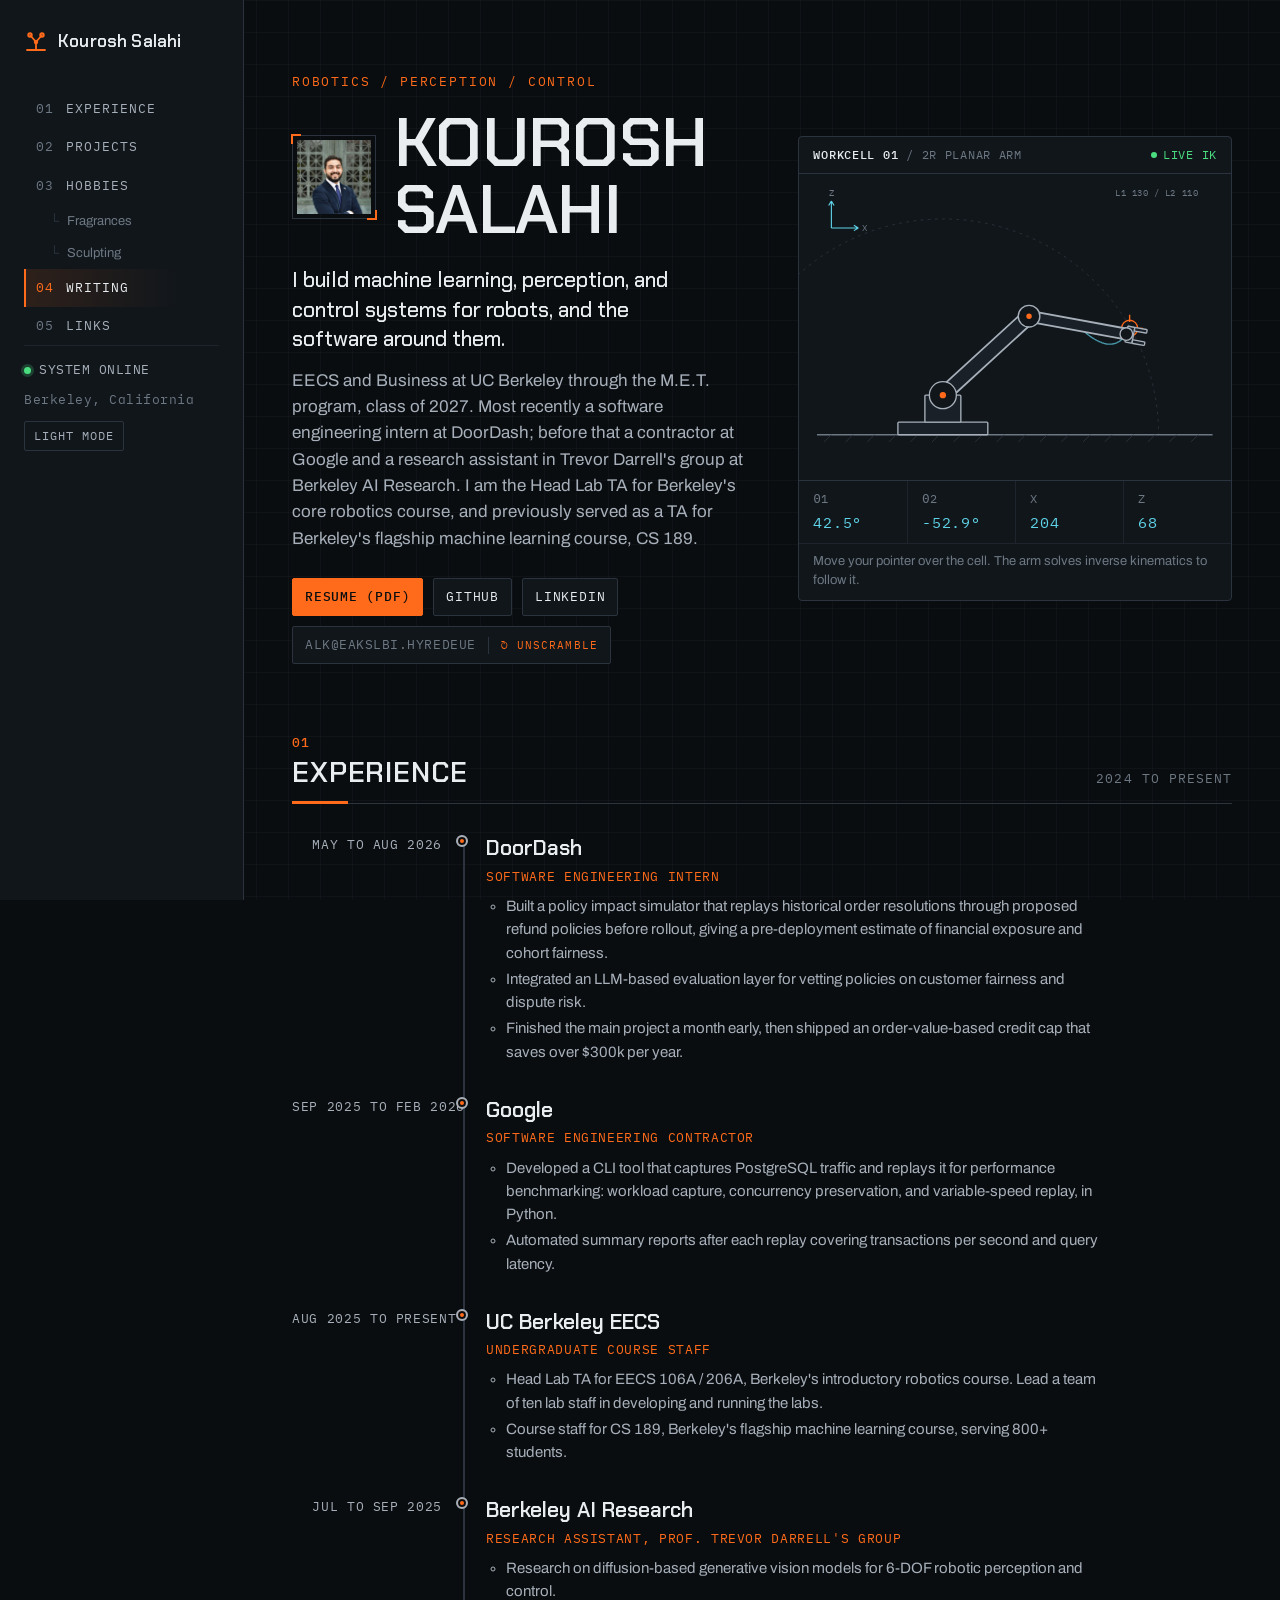
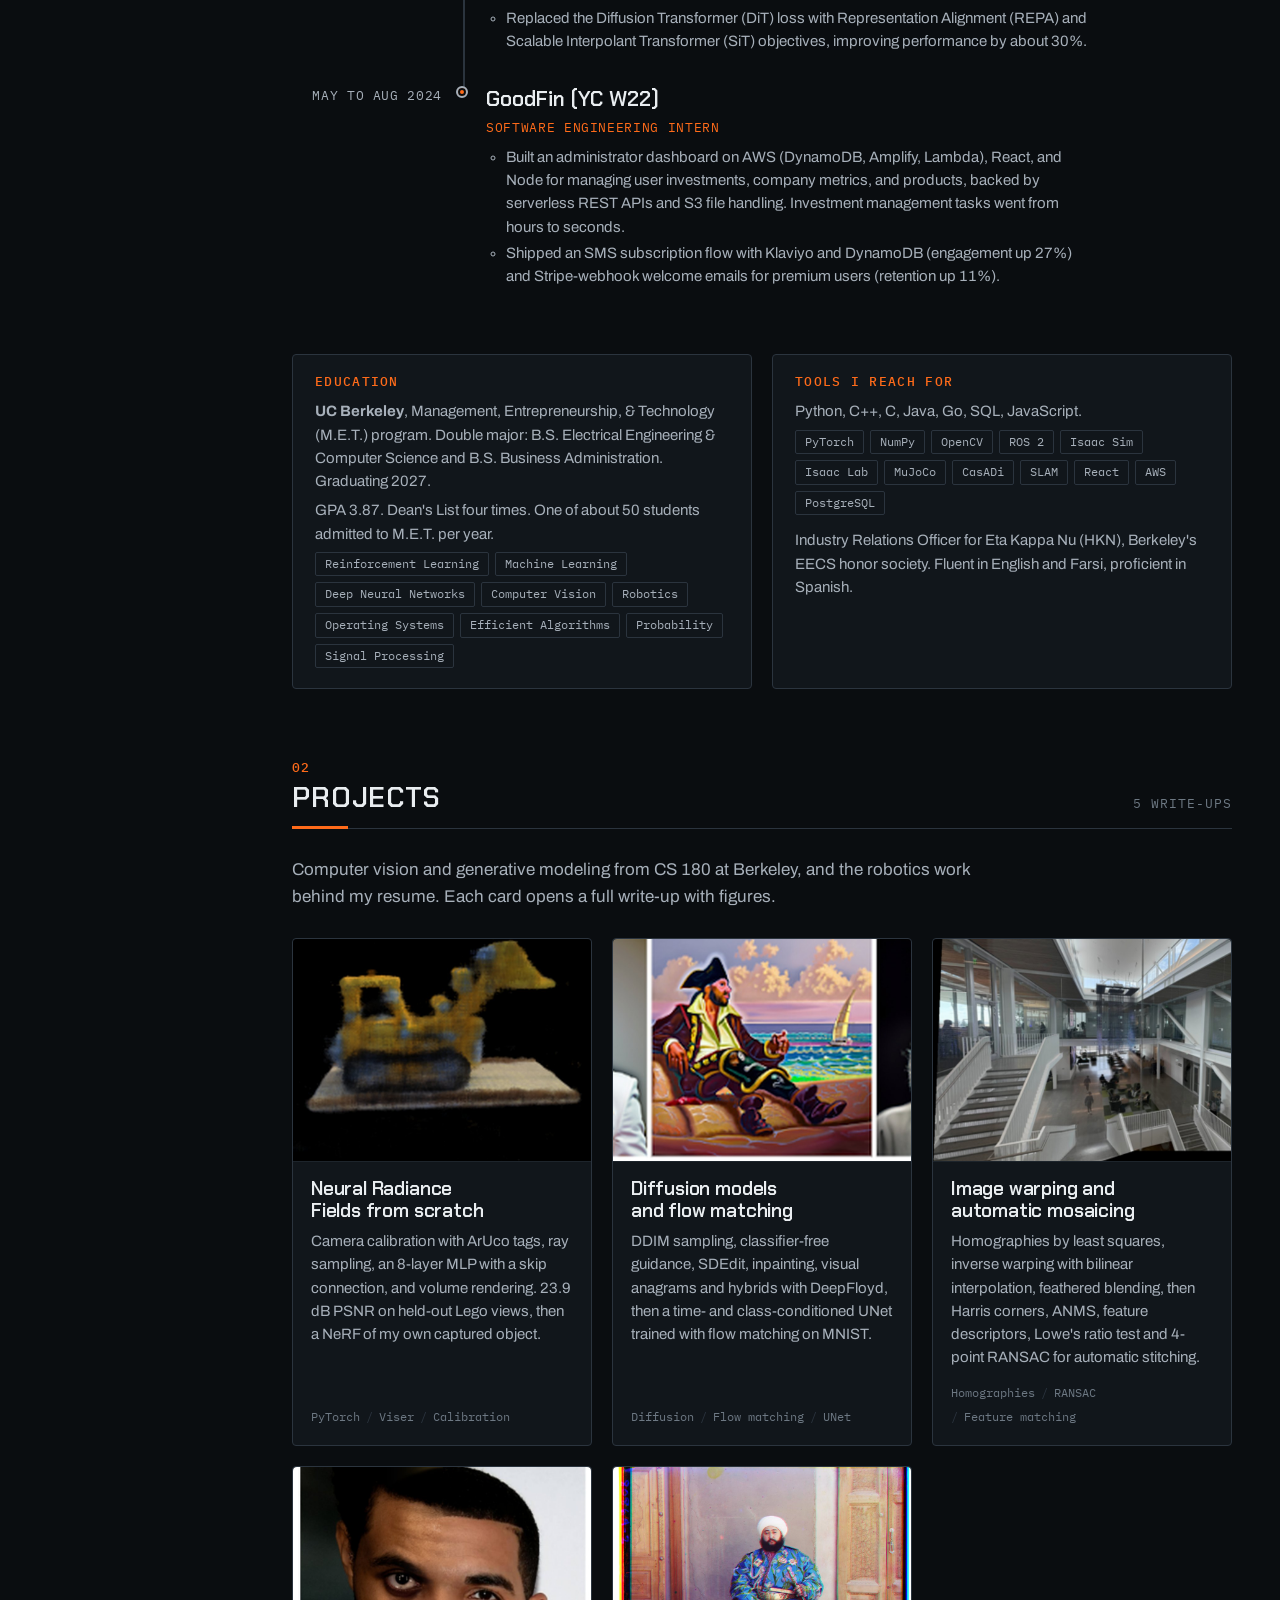
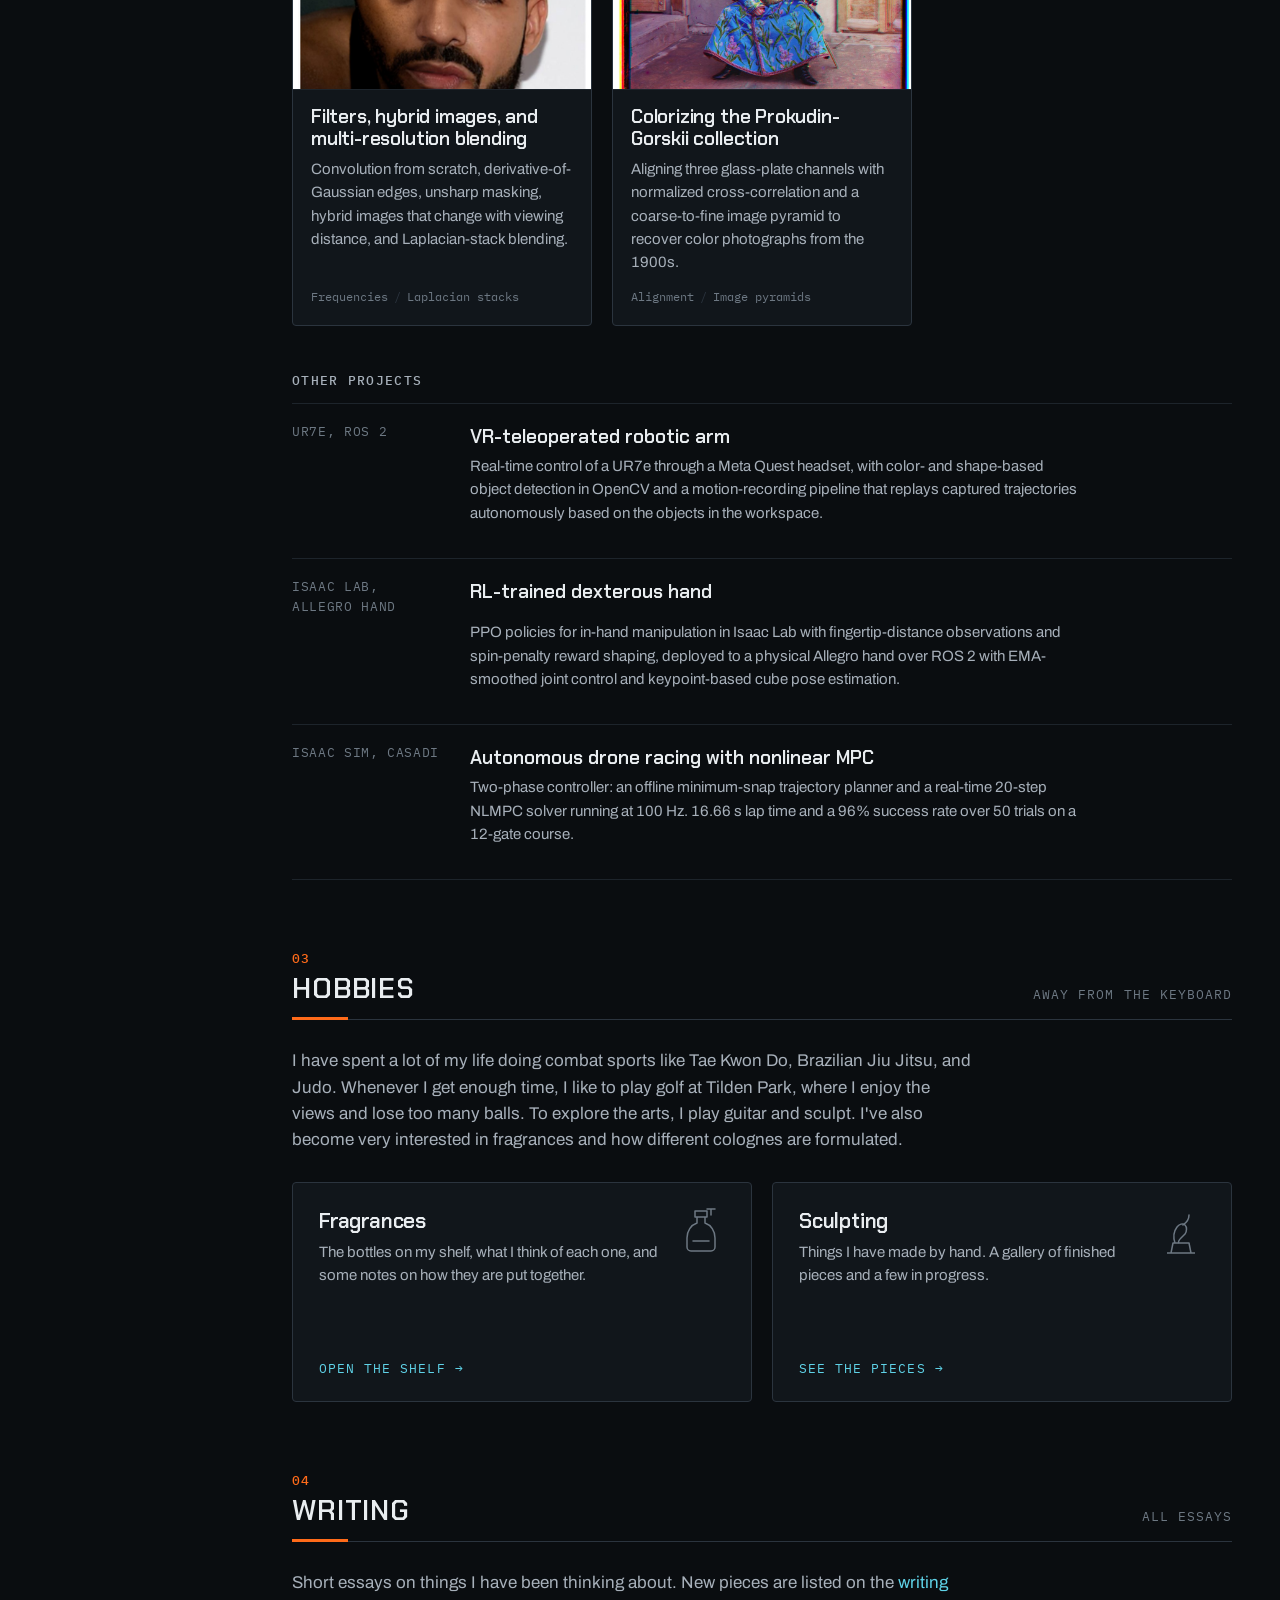
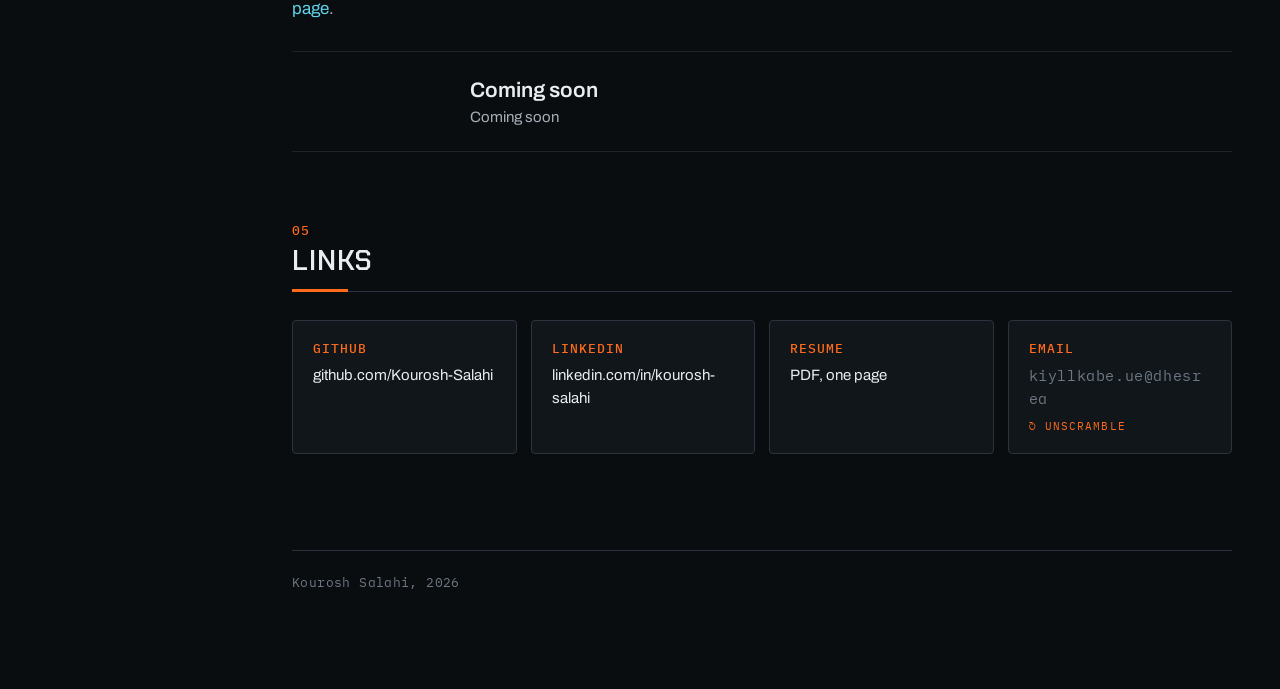
<file: index.html>
<!doctype html>
<html lang="en">
<head>
  <meta charset="utf-8">
  <meta name="viewport" content="width=device-width, initial-scale=1">
  <title>Kourosh Salahi</title>
  <meta name="description" content="Kourosh Salahi. EECS and Business at UC Berkeley. Machine learning, perception, and control for robots.">
  <link rel="icon" href="assets/favicon.svg" type="image/svg+xml">
  <link rel="preconnect" href="https://fonts.googleapis.com">
  <link rel="preconnect" href="https://fonts.gstatic.com" crossorigin>
  <link href="https://fonts.googleapis.com/css2?family=Archivo:ital,wght@0,400..700;1,400..700&family=Chakra+Petch:wght@500;600;700&family=IBM+Plex+Mono:wght@400;500&display=swap" rel="stylesheet">
  <link rel="stylesheet" href="assets/css/site.css">
</head>
<body>
<div class="shell">

  <!-- ============ Sidebar ============ -->
  <aside class="sidebar">
    <div class="sidebar-inner">
      <a class="brand" href="./">
        <svg class="brand-mark" viewBox="0 0 24 24" aria-hidden="true"><path d="M3 21h18M12 21V13M12 13l6-7M12 13L6 6" fill="none" stroke="currentColor" stroke-width="1.8" stroke-linecap="round" stroke-linejoin="round"/><circle cx="12" cy="13" r="2.2" fill="currentColor"/><circle cx="18" cy="6" r="1.8" fill="none" stroke="currentColor" stroke-width="1.8"/><circle cx="6" cy="6" r="1.8" fill="none" stroke="currentColor" stroke-width="1.8"/></svg>
        Kourosh Salahi
      </a>
      <button class="nav-toggle" aria-expanded="false" aria-controls="nav">Menu</button>
      <nav class="nav" id="nav" aria-label="Sections">
        <ul>
          <li><a href="#experience">Experience</a></li>
          <li><a href="#projects">Projects</a></li>
          <li><a href="#hobbies">Hobbies</a>
            <ul class="sub">
              <li><a href="hobbies/fragrances/">Fragrances</a></li>
              <li><a href="hobbies/sculpting/">Sculpting</a></li>
            </ul>
          </li>
          <li><a href="#writing">Writing</a></li>
          <li><a href="#links">Links</a></li>
        </ul>
        <div class="nav-foot"><span class="status">System online</span><span>Berkeley, California</span></div>
      </nav>
    </div>
  </aside>

  <!-- ============ Content ============ -->
  <main class="content">
    <div class="page">

      <!-- Hero -->
      <section class="hero" id="top">
        <div class="hero-text">
          <p class="kicker">Robotics / Perception / Control</p>
          <div class="hero-id">
            <div class="operator"><img src="media/me.jpg" alt="Portrait of Kourosh Salahi" width="84" height="84"></div>
            <h1>Kourosh Salahi</h1>
          </div>
          <p class="lede">I build machine learning, perception, and control systems for robots, and the software around them.</p>
          <p class="sub">EECS and Business at UC Berkeley through the M.E.T. program, class of 2027. Most recently a software engineering intern at DoorDash; before that a contractor at Google and a research assistant in Trevor Darrell's group at Berkeley AI Research. I am the Head Lab TA for Berkeley's core robotics course, and previously served as a TA for Berkeley's flagship machine learning course, CS 189.</p>
          <div class="hero-meta">
            <a href="media/Salahi_Kourosh_Resume_Site.pdf" target="_blank" rel="noopener">Resume (PDF)</a>
            <a href="https://github.com/Kourosh-Salahi" target="_blank" rel="noopener">GitHub</a>
            <a href="https://www.linkedin.com/in/kourosh-salahi" target="_blank" rel="noopener">LinkedIn</a>
            <a class="email" href="#links" data-u="ksalahi" data-h="berkeley" data-t="edu"><span class="email-chars">eykd@iulekeh.blasear</span></a>
          </div>
        </div>

        <!-- Live two-link arm. assets/js/site.js solves the inverse kinematics; without JS it shows this rest pose. -->
        <figure class="workcell">
          <div class="wc-bar"><span><b>Workcell 01</b> / 2R planar arm</span><span class="wc-live">Live IK</span></div>
          <svg class="arm" id="arm" viewBox="0 0 480 340" role="img" aria-label="A two-link robot arm that follows your pointer using inverse kinematics">
            <path class="reach" d="M-80 290A240 240 0 0 1 400 290"/>
            <path class="floor" d="M20 290H460"/>
            <path class="hatch" d="M36 290l-8 8M60 290l-8 8M84 290l-8 8M108 290l-8 8M132 290l-8 8M156 290l-8 8M180 290l-8 8M204 290l-8 8M228 290l-8 8M252 290l-8 8M276 290l-8 8M300 290l-8 8M324 290l-8 8M348 290l-8 8M372 290l-8 8M396 290l-8 8M420 290l-8 8M444 290l-8 8"/>
            <path class="axis" d="M36 60h30M36 60v-30M66 60l-5-3M66 60l-5 3M36 30l-3 5M36 30l3 5"/>
            <text x="70" y="63">X</text><text x="33" y="24">Z</text>
            <text x="444" y="24" text-anchor="end">L1 130 / L2 110</text>
            <polyline class="trail" id="arm-trail" points=""/>
            <g class="target" id="arm-target" transform="translate(245 120)"><circle r="9"/><path d="M-15 0h8M7 0h8M0 -15v8M0 7v8"/></g>
            <rect class="base" x="110" y="276" width="100" height="14" rx="1"/>
            <rect class="base" x="140" y="246" width="40" height="30" rx="1"/>
            <line class="link-out" id="arm-l1o" x1="160" y1="246" x2="128" y2="120"/>
            <line class="link-in" id="arm-l1i" x1="160" y1="246" x2="128" y2="120"/>
            <line class="link-out" id="arm-l2o" x1="128" y1="120" x2="238" y2="120" style="stroke-width:14"/>
            <line class="link-in" id="arm-l2i" x1="128" y1="120" x2="238" y2="120" style="stroke-width:10"/>
            <g id="arm-tool" transform="translate(238 120) rotate(0)">
              <rect class="tool" x="0" y="-9" width="8" height="18" rx="1"/>
              <rect class="tool" x="8" y="-9" width="14" height="4" rx="1"/>
              <rect class="tool" x="8" y="5" width="14" height="4" rx="1"/>
            </g>
            <circle class="joint" cx="160" cy="246" r="15"/><circle class="pin" cx="160" cy="246" r="3.5"/>
            <circle class="joint" id="arm-j2" cx="128" cy="120" r="12"/><circle class="pin" id="arm-p2" cx="128" cy="120" r="3"/>
            <circle class="joint" id="arm-j3" cx="238" cy="120" r="7"/>
          </svg>
          <dl class="wc-telemetry" aria-hidden="true">
            <div><dt>&theta;1</dt><dd id="arm-t1">104.2&deg;</dd></div>
            <div><dt>&theta;2</dt><dd id="arm-t2">-104.2&deg;</dd></div>
            <div><dt>x</dt><dd id="arm-x">78</dd></div>
            <div><dt>z</dt><dd id="arm-z">126</dd></div>
          </dl>
          <figcaption>Move your pointer over the cell. The arm solves inverse kinematics to follow it.</figcaption>
        </figure>
      </section>

      <!-- Experience -->
      <section class="section" id="experience">
        <div class="section-head">
          <h2>Experience</h2>
          <span class="count">2024 to present</span>
        </div>
        <ol class="timeline">
          <li>
            <div class="when">May to Aug 2026</div>
            <div>
              <div class="who">DoorDash</div>
              <div class="role">Software Engineering Intern</div>
              <ul class="what">
                <li>Built a policy impact simulator that replays historical order resolutions through proposed refund policies before rollout, giving a pre-deployment estimate of financial exposure and cohort fairness.</li>
                <li>Integrated an LLM-based evaluation layer for vetting policies on customer fairness and dispute risk.</li>
                <li>Finished the main project a month early, then shipped an order-value-based credit cap that saves over $300k per year.</li>
              </ul>
            </div>
          </li>
          <li>
            <div class="when">Sep 2025 to Feb 2026</div>
            <div>
              <div class="who">Google</div>
              <div class="role">Software Engineering Contractor</div>
              <ul class="what">
                <li>Developed a CLI tool that captures PostgreSQL traffic and replays it for performance benchmarking: workload capture, concurrency preservation, and variable-speed replay, in Python.</li>
                <li>Automated summary reports after each replay covering transactions per second and query latency.</li>
              </ul>
            </div>
          </li>
          <li>
            <div class="when">Aug 2025 to present</div>
            <div>
              <div class="who">UC Berkeley EECS</div>
              <div class="role">Undergraduate Course Staff</div>
              <ul class="what">
                <li>Head Lab TA for EECS 106A / 206A, Berkeley's introductory robotics course. Lead a team of ten lab staff in developing and running the labs.</li>
                <li>Course staff for CS 189, Berkeley's flagship machine learning course, serving 800+ students.</li>
              </ul>
            </div>
          </li>
          <li>
            <div class="when">Jul to Sep 2025</div>
            <div>
              <div class="who">Berkeley AI Research</div>
              <div class="role">Research Assistant, Prof. Trevor Darrell's group</div>
              <ul class="what">
                <li>Research on diffusion-based generative vision models for 6-DOF robotic perception and control.</li>
                <li>Replaced the Diffusion Transformer (DiT) loss with Representation Alignment (REPA) and Scalable Interpolant Transformer (SiT) objectives, improving performance by about 30%.</li>
              </ul>
            </div>
          </li>
          <li>
            <div class="when">May to Aug 2024</div>
            <div>
              <div class="who">GoodFin (YC W22)</div>
              <div class="role">Software Engineering Intern</div>
              <ul class="what">
                <li>Built an administrator dashboard on AWS (DynamoDB, Amplify, Lambda), React, and Node for managing user investments, company metrics, and products, backed by serverless REST APIs and S3 file handling. Investment management tasks went from hours to seconds.</li>
                <li>Shipped an SMS subscription flow with Klaviyo and DynamoDB (engagement up 27%) and Stripe-webhook welcome emails for premium users (retention up 11%).</li>
              </ul>
            </div>
          </li>
        </ol>

        <div class="edu">
          <div class="edu-block">
            <h3>Education</h3>
            <p><b>UC Berkeley</b>, Management, Entrepreneurship, &amp; Technology (M.E.T.) program. Double major: B.S. Electrical Engineering &amp; Computer Science and B.S. Business Administration. Graduating 2027.</p>
            <p>GPA 3.87. Dean's List four times. One of about 50 students admitted to M.E.T. per year.</p>
            <ul class="chips">
              <li>Reinforcement Learning</li><li>Machine Learning</li><li>Deep Neural Networks</li><li>Computer Vision</li><li>Robotics</li><li>Operating Systems</li><li>Efficient Algorithms</li><li>Probability</li><li>Signal Processing</li>
            </ul>
          </div>
          <div class="edu-block">
            <h3>Tools I reach for</h3>
            <p>Python, C++, C, Java, Go, SQL, JavaScript.</p>
            <ul class="chips">
              <li>PyTorch</li><li>NumPy</li><li>OpenCV</li><li>ROS 2</li><li>Isaac Sim</li><li>Isaac Lab</li><li>MuJoCo</li><li>CasADi</li><li>SLAM</li><li>React</li><li>AWS</li><li>PostgreSQL</li>
            </ul>
            <p style="margin-top:14px">Industry Relations Officer for Eta Kappa Nu (HKN), Berkeley's EECS honor society. Fluent in English and Farsi, proficient in Spanish.</p>
          </div>
        </div>
      </section>

      <!-- Projects -->
      <section class="section" id="projects">
        <div class="section-head">
          <h2>Projects</h2>
          <span class="count">5 write-ups</span>
        </div>
        <p class="section-intro">Computer vision and generative modeling from CS 180 at Berkeley, and the robotics work behind my resume. Each card opens a full write-up with figures.</p>

        <div class="cards">
          <a class="card" href="4/">
            <div class="thumb"><img src="assets/thumbs/nerf.jpg" alt="NeRF render of a Lego tractor" loading="lazy" width="960" height="720"></div>
            <div class="body">
              <h3>Neural Radiance Fields from scratch</h3>
              <p>Camera calibration with ArUco tags, ray sampling, an 8-layer MLP with a skip connection, and volume rendering. 23.9 dB PSNR on held-out Lego views, then a NeRF of my own captured object.</p>
              <div class="tags"><span>PyTorch</span><span>Viser</span><span>Calibration</span></div>
            </div>
          </a>

          <a class="card" href="5/">
            <div class="thumb"><img src="assets/thumbs/diffusion.jpg" alt="Diffusion model samples" loading="lazy" width="960" height="720"></div>
            <div class="body">
              <h3>Diffusion models and flow matching</h3>
              <p>DDIM sampling, classifier-free guidance, SDEdit, inpainting, visual anagrams and hybrids with DeepFloyd, then a time- and class-conditioned UNet trained with flow matching on MNIST.</p>
              <div class="tags"><span>Diffusion</span><span>Flow matching</span><span>UNet</span></div>
            </div>
          </a>

          <a class="card" href="3/">
            <div class="thumb"><img src="assets/thumbs/mosaic.jpg" alt="Stitched panorama of a building interior" loading="lazy" width="960" height="720"></div>
            <div class="body">
              <h3>Image warping and automatic mosaicing</h3>
              <p>Homographies by least squares, inverse warping with bilinear interpolation, feathered blending, then Harris corners, ANMS, feature descriptors, Lowe's ratio test and 4-point RANSAC for automatic stitching.</p>
              <div class="tags"><span>Homographies</span><span>RANSAC</span><span>Feature matching</span></div>
            </div>
          </a>

          <a class="card" href="2/">
            <div class="thumb"><img src="assets/thumbs/blending.jpg" alt="Hybrid image blend of two faces" loading="lazy" width="960" height="720"></div>
            <div class="body">
              <h3>Filters, hybrid images, and multi-resolution blending</h3>
              <p>Convolution from scratch, derivative-of-Gaussian edges, unsharp masking, hybrid images that change with viewing distance, and Laplacian-stack blending.</p>
              <div class="tags"><span>Frequencies</span><span>Laplacian stacks</span></div>
            </div>
          </a>

          <a class="card" href="1/">
            <div class="thumb"><img src="assets/thumbs/colorize.jpg" alt="Colorized Prokudin-Gorskii photograph of the Emir of Bukhara" loading="lazy" width="960" height="720"></div>
            <div class="body">
              <h3>Colorizing the Prokudin-Gorskii collection</h3>
              <p>Aligning three glass-plate channels with normalized cross-correlation and a coarse-to-fine image pyramid to recover color photographs from the 1900s.</p>
              <div class="tags"><span>Alignment</span><span>Image pyramids</span></div>
            </div>
          </a>
        </div>

        <h3 class="subhead">Other Projects</h3>
        <ul class="list-plain">
          <li>
            <div class="aside">UR7e, ROS 2</div>
            <div class="title">VR-teleoperated robotic arm</div>
            <p class="desc">Real-time control of a UR7e through a Meta Quest headset, with color- and shape-based object detection in OpenCV and a motion-recording pipeline that replays captured trajectories autonomously based on the objects in the workspace.</p>
          </li>
          <li>
            <div class="aside">Isaac Lab, Allegro hand</div>
            <div class="title">RL-trained dexterous hand</div>
            <p class="desc">PPO policies for in-hand manipulation in Isaac Lab with fingertip-distance observations and spin-penalty reward shaping, deployed to a physical Allegro hand over ROS 2 with EMA-smoothed joint control and keypoint-based cube pose estimation.</p>
          </li>
          <li>
            <div class="aside">Isaac Sim, CasADi</div>
            <div class="title">Autonomous drone racing with nonlinear MPC</div>
            <p class="desc">Two-phase controller: an offline minimum-snap trajectory planner and a real-time 20-step NLMPC solver running at 100 Hz. 16.66 s lap time and a 96% success rate over 50 trials on a 12-gate course.</p>
          </li>
        </ul>
      </section>

      <!-- Hobbies -->
      <section class="section" id="hobbies">
        <div class="section-head">
          <h2>Hobbies</h2>
          <span class="count">Away from the keyboard</span>
        </div>
        <p class="section-intro">I have spent a lot of my life doing combat sports like Tae Kwon Do, Brazilian Jiu Jitsu, and Judo. Whenever I get enough time, I like to play golf at Tilden Park, where I enjoy the views and lose too many balls. To explore the arts, I play guitar and sculpt. I've also become very interested in fragrances and how different colognes are formulated.</p>
        <div class="tiles">
          <a class="tile" href="hobbies/fragrances/">
            <svg class="glyph" viewBox="0 0 56 56" aria-hidden="true" fill="none" stroke="currentColor" stroke-width="1.5" stroke-linejoin="round"><path d="M22 6h12v6H22zM24 12v6c-6 2-10 8-10 15v9a4 4 0 0 0 4 4h20a4 4 0 0 0 4-4v-9c0-7-4-13-10-15v-6"/><path d="M34 4h8M38 4v6" stroke-linecap="round"/><path d="M20 36h16" stroke-linecap="round"/></svg>
            <h3>Fragrances</h3>
            <p>The bottles on my shelf, what I think of each one, and some notes on how they are put together.</p>
            <span class="go">Open the shelf</span>
          </a>
          <a class="tile" href="hobbies/sculpting/">
            <svg class="glyph" viewBox="0 0 56 56" aria-hidden="true" fill="none" stroke="currentColor" stroke-width="1.5" stroke-linejoin="round"><path d="M14 48h28M18 48l2-10h16l2 10"/><path d="M22 38c-2-6-1-12 2-16 2-3 6-4 8-2s2 6 0 9l-4 4c-2 2-3 4-2 5"/><path d="M30 20c3-2 6-6 6-10" stroke-linecap="round"/></svg>
            <h3>Sculpting</h3>
            <p>Things I have made by hand. A gallery of finished pieces and a few in progress.</p>
            <span class="go">See the pieces</span>
          </a>
        </div>
      </section>

      <!-- Writing -->
      <section class="section" id="writing">
        <div class="section-head">
          <h2>Writing</h2>
          <a class="count" href="writing/">All essays</a>
        </div>
        <p class="section-intro">Short essays on things I have been thinking about. New pieces are listed on the <a href="writing/">writing page</a>.</p>
        <ul class="essays">
          <!-- Copy a block like this for each essay. Newest first. -->
          <li>
            <div class="date"></div>
            <div>
              <div class="title">Coming soon</div>
              <p class="blurb">Coming soon</p>
            </div>
          </li>
        </ul>
      </section>

      <!-- Links -->
      <section class="section" id="links">
        <div class="section-head">
          <h2>Links</h2>
        </div>
        <div class="links">
          <a class="link" href="https://github.com/Kourosh-Salahi" target="_blank" rel="noopener">
            <span class="label">GitHub</span>
            <span class="value">github.com/Kourosh-Salahi</span>
          </a>
          <a class="link" href="https://www.linkedin.com/in/kourosh-salahi" target="_blank" rel="noopener">
            <span class="label">LinkedIn</span>
            <span class="value">linkedin.com/in/kourosh-salahi</span>
          </a>
          <a class="link" href="media/Salahi_Kourosh_Resume_Site.pdf" target="_blank" rel="noopener">
            <span class="label">Resume</span>
            <span class="value">PDF, one page</span>
          </a>
          <a class="link email" href="#links" data-u="ksalahi" data-h="berkeley" data-t="edu">
            <span class="label">Email</span>
            <span class="value email-chars">eykd@iulekeh.blasear</span>
          </a>
        </div>
      </section>

      <footer class="foot">
        <span>Kourosh Salahi, 2026</span>
      </footer>
    </div>
  </main>
</div>
<script src="assets/js/site.js"></script>
</body>
</html>
</file>
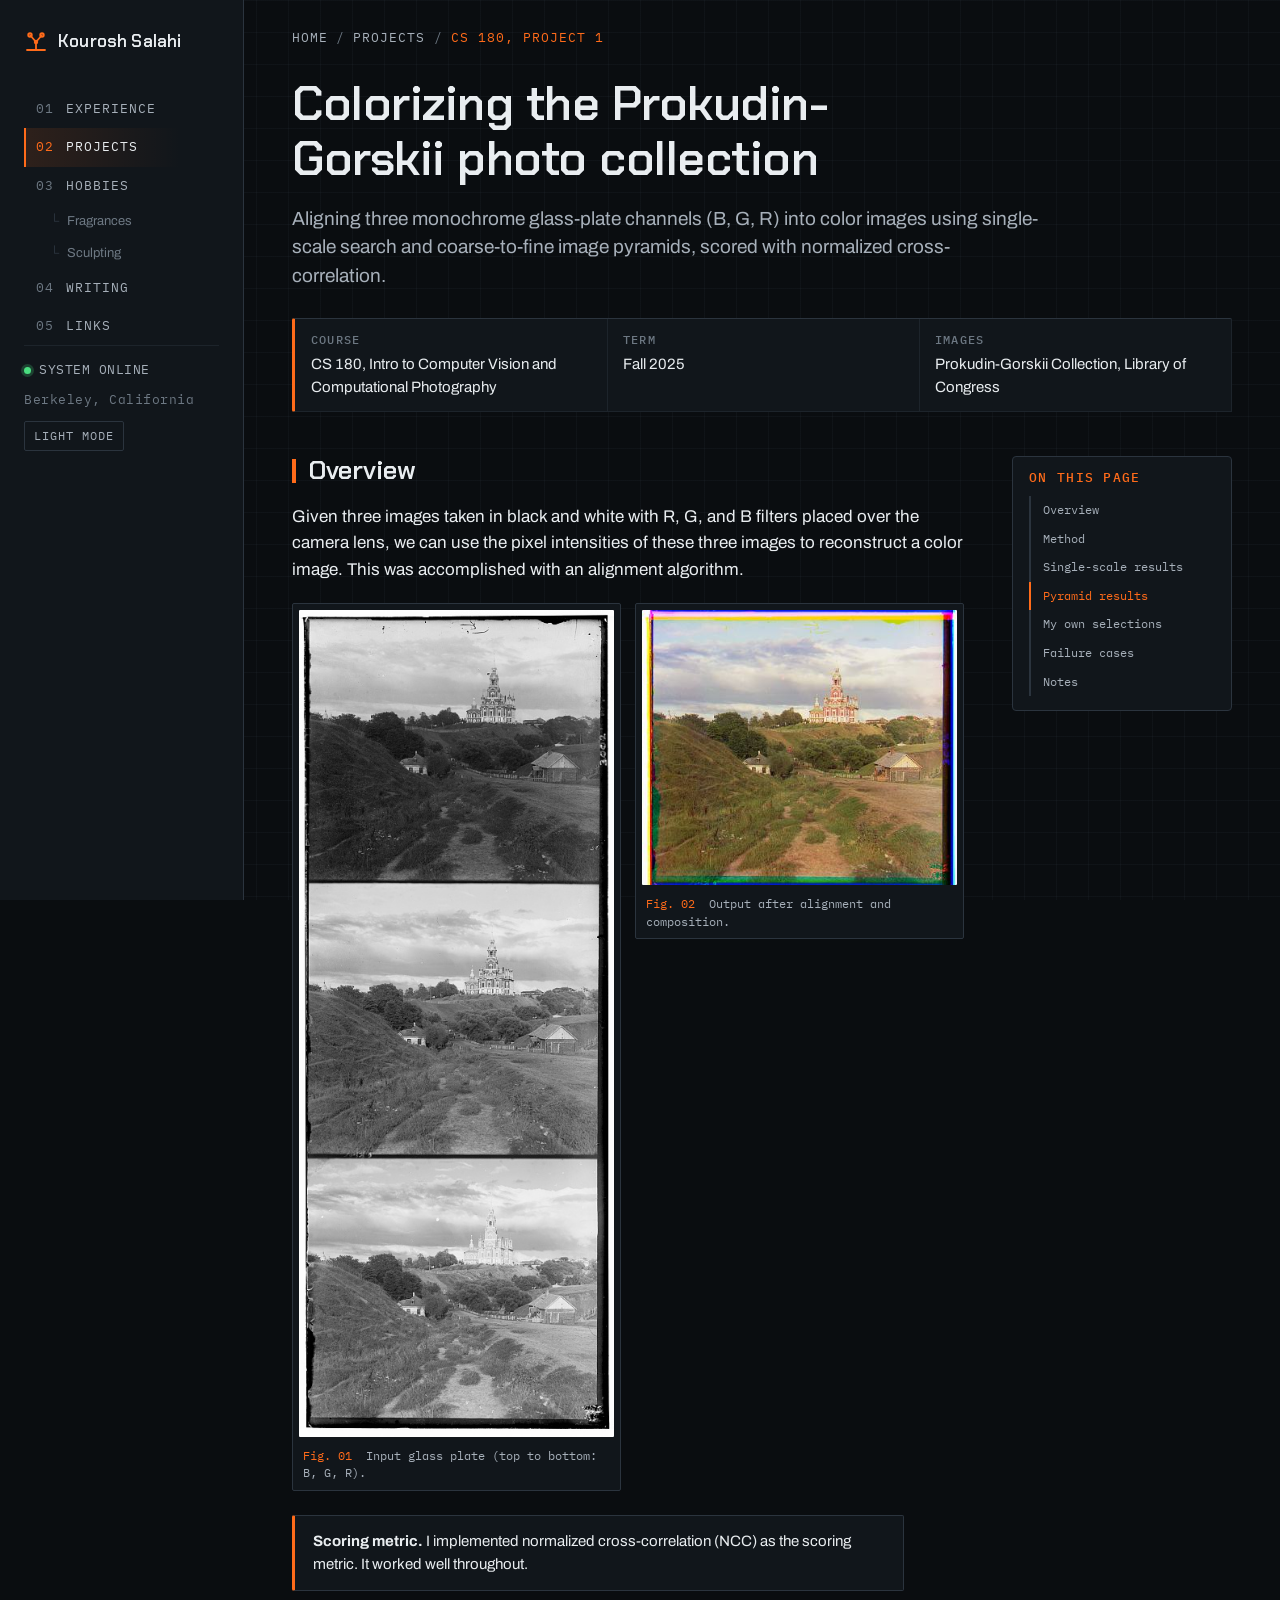
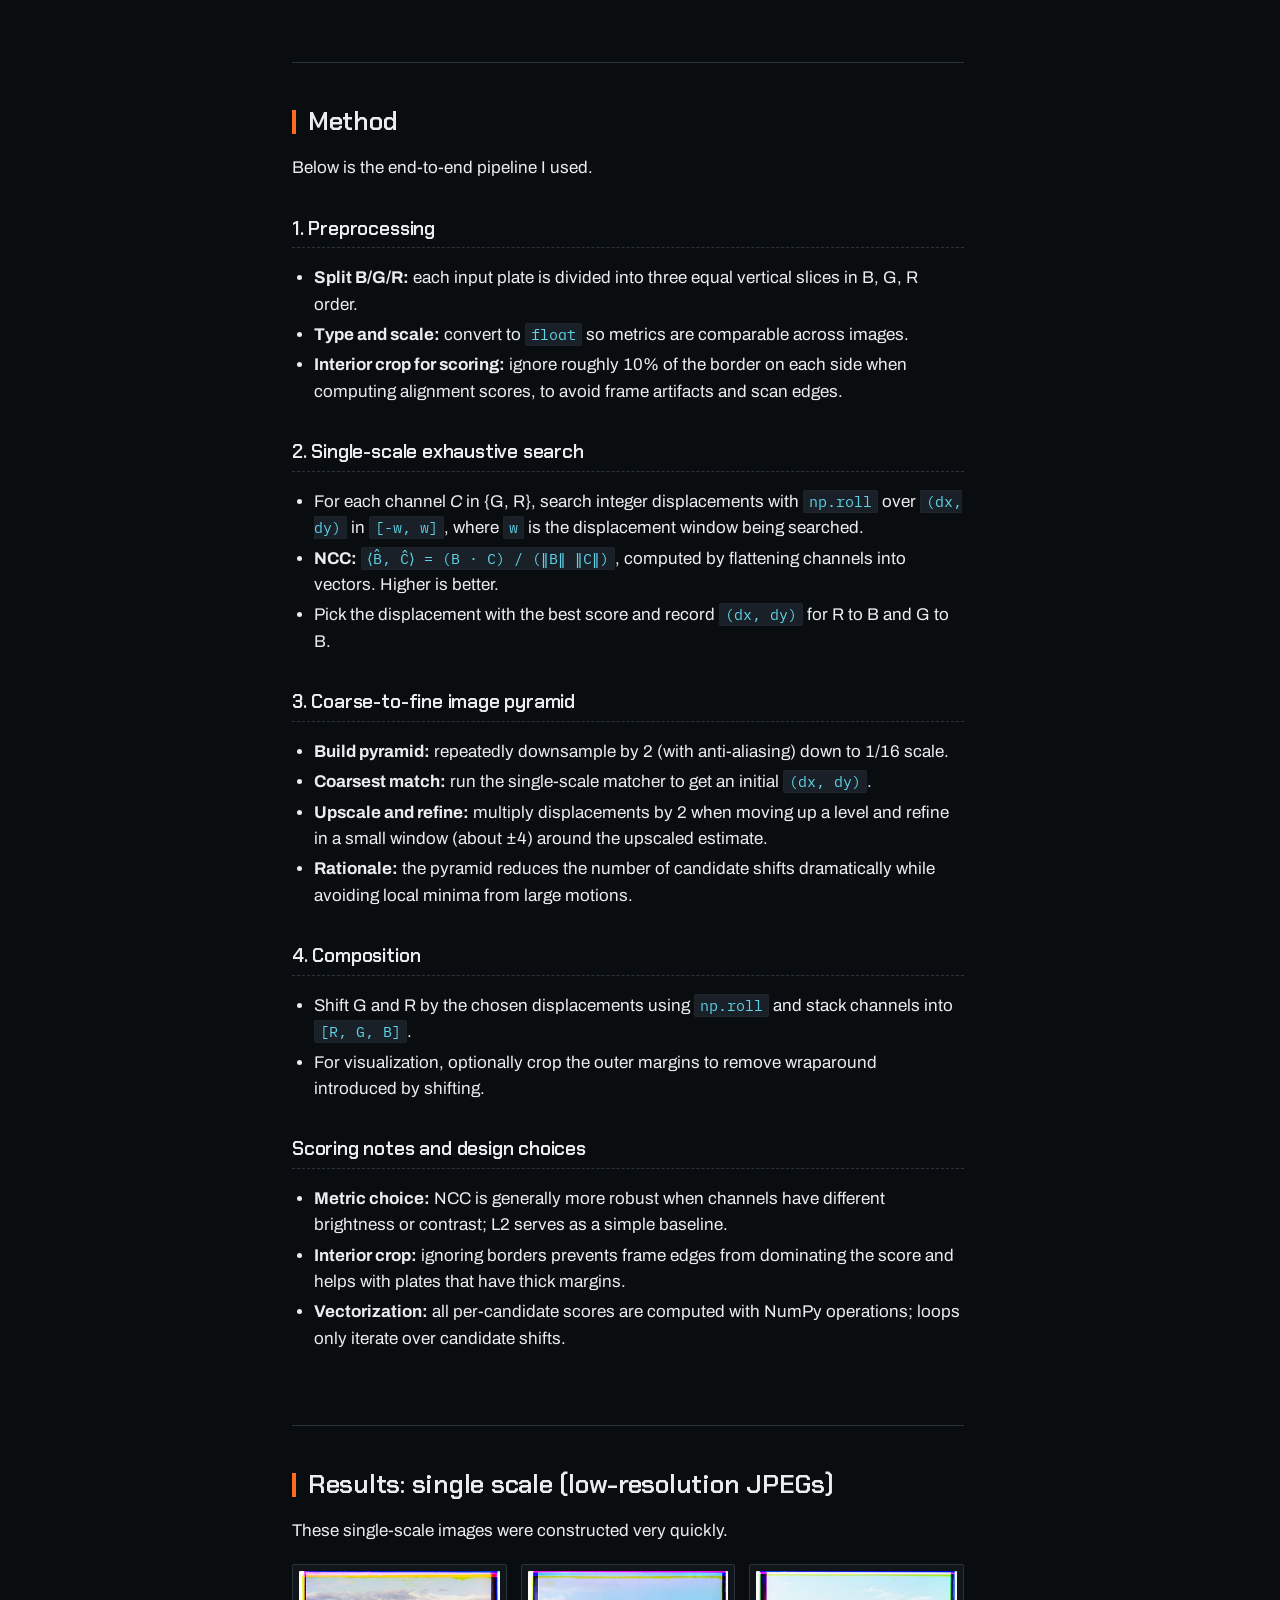
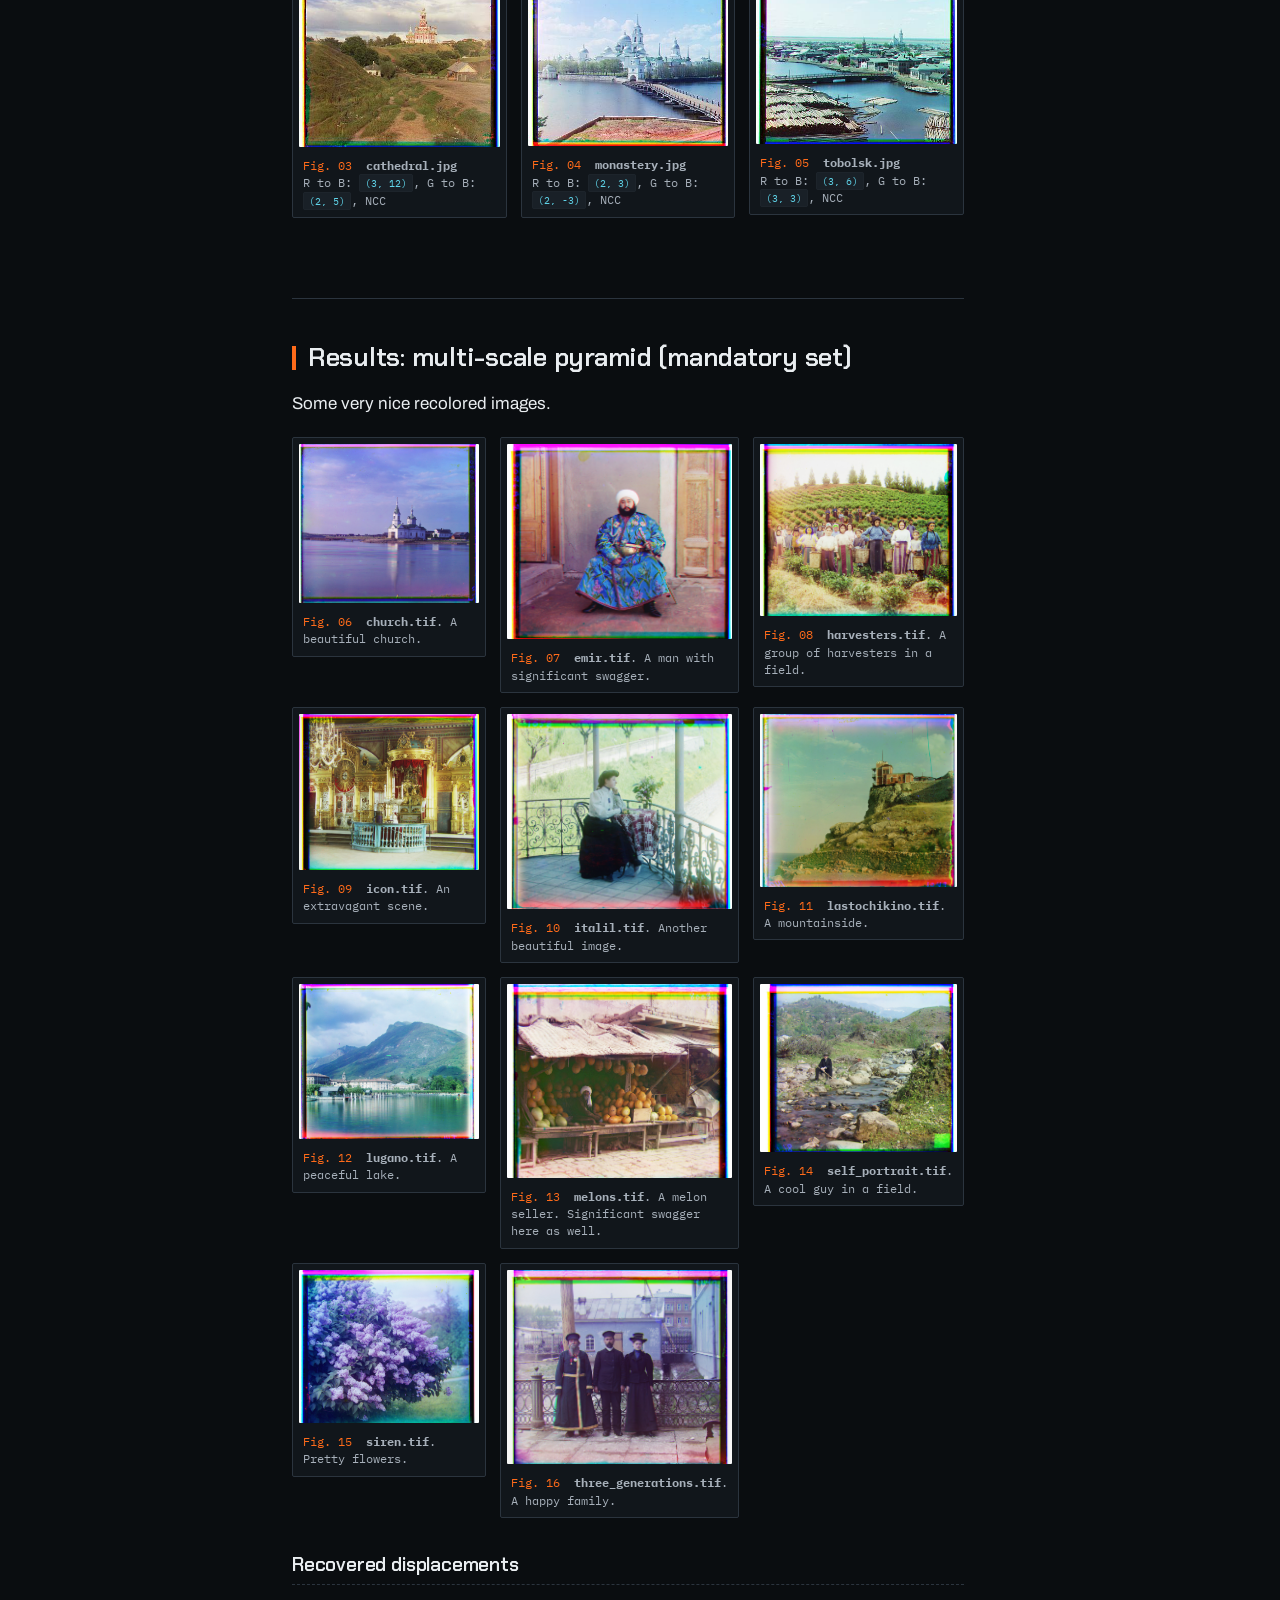
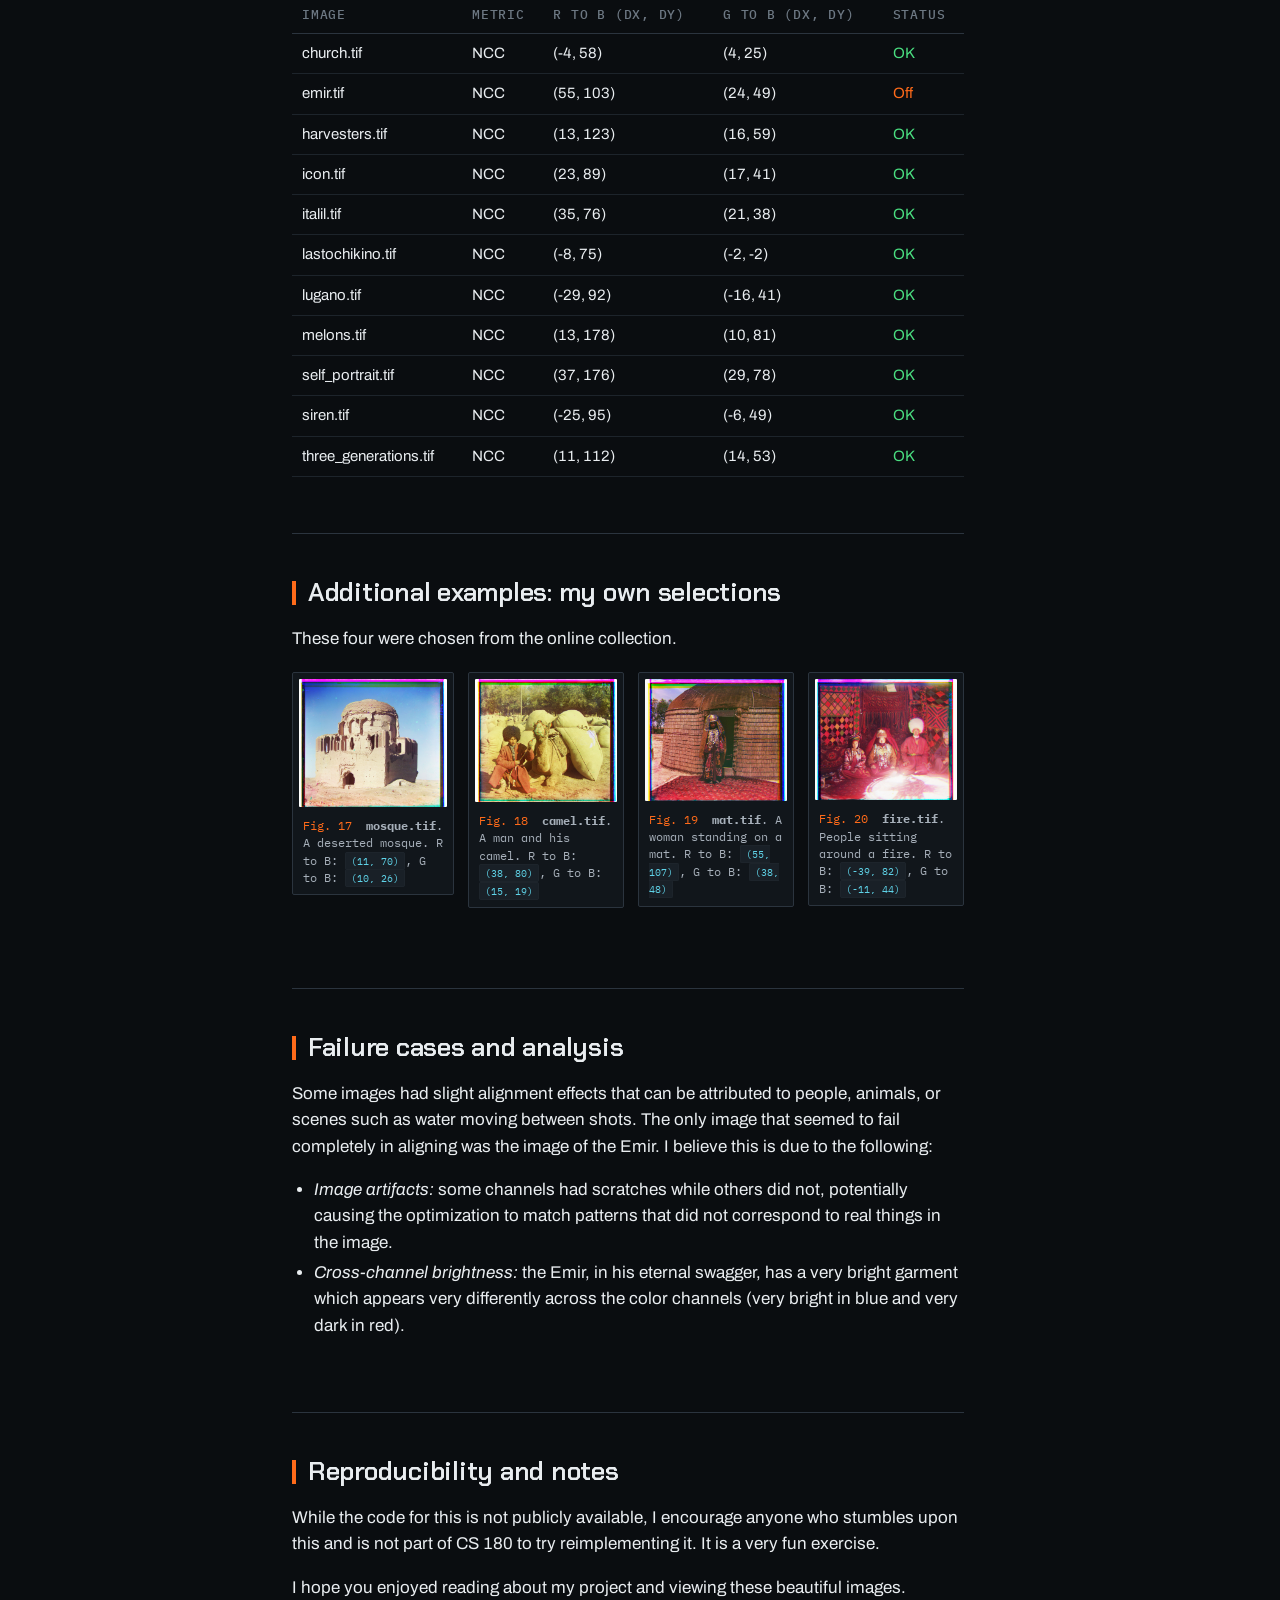
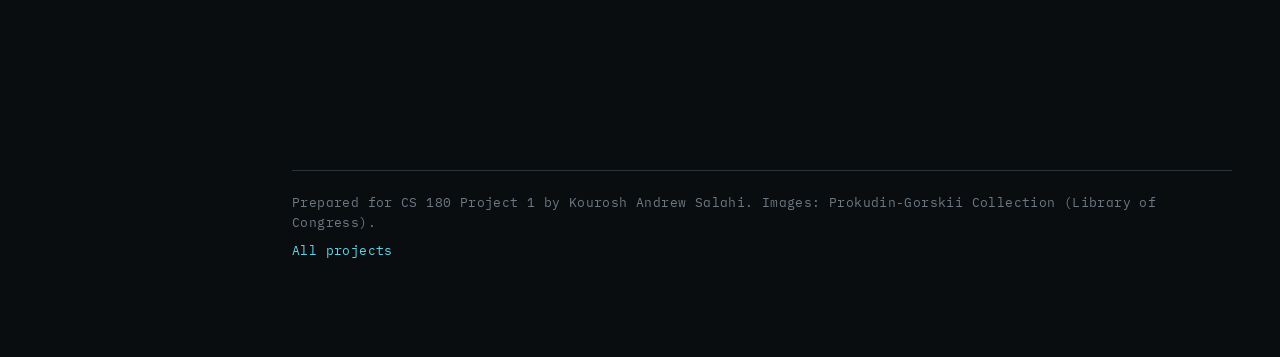
<file: 1/index.html>
<!doctype html>
<html lang="en">
<head>
  <meta charset="utf-8">
  <meta name="viewport" content="width=device-width, initial-scale=1">
  <title>Colorizing the Prokudin-Gorskii collection. Kourosh Salahi</title>
  <meta name="description" content="CS 180 Project 1: aligning three glass-plate channels with NCC and a coarse-to-fine image pyramid to recover color photographs.">
  <link rel="icon" href="../assets/favicon.svg" type="image/svg+xml">
  <link rel="preconnect" href="https://fonts.googleapis.com">
  <link rel="preconnect" href="https://fonts.gstatic.com" crossorigin>
  <link href="https://fonts.googleapis.com/css2?family=Archivo:ital,wght@0,400..700;1,400..700&family=Chakra+Petch:wght@500;600;700&family=IBM+Plex+Mono:wght@400;500&display=swap" rel="stylesheet">
  <link rel="stylesheet" href="../assets/css/site.css">
</head>
<body>
<div class="shell">
  <aside class="sidebar">
    <div class="sidebar-inner">
      <a class="brand" href="../">
        <svg class="brand-mark" viewBox="0 0 24 24" aria-hidden="true"><path d="M3 21h18M12 21V13M12 13l6-7M12 13L6 6" fill="none" stroke="currentColor" stroke-width="1.8" stroke-linecap="round" stroke-linejoin="round"/><circle cx="12" cy="13" r="2.2" fill="currentColor"/><circle cx="18" cy="6" r="1.8" fill="none" stroke="currentColor" stroke-width="1.8"/><circle cx="6" cy="6" r="1.8" fill="none" stroke="currentColor" stroke-width="1.8"/></svg>
        Kourosh Salahi
      </a>
      <button class="nav-toggle" aria-expanded="false" aria-controls="nav">Menu</button>
      <nav class="nav" id="nav" aria-label="Sections">
        <ul>
          <li><a href="../#experience">Experience</a></li>
          <li><a href="../#projects" class="current">Projects</a></li>
          <li><a href="../#hobbies">Hobbies</a>
            <ul class="sub">
              <li><a href="../hobbies/fragrances/">Fragrances</a></li>
              <li><a href="../hobbies/sculpting/">Sculpting</a></li>
            </ul>
          </li>
          <li><a href="../writing/">Writing</a></li>
          <li><a href="../#links">Links</a></li>
        </ul>
        <div class="nav-foot"><span class="status">System online</span><span>Berkeley, California</span></div>
      </nav>
    </div>
  </aside>

  <main class="content">
    <div class="page">
      <nav class="crumbs" aria-label="Breadcrumb"><a href="../">Home</a><span class="sep">/</span><a href="../#projects">Projects</a><span class="sep">/</span><span>CS 180, Project 1</span></nav>

      <header class="article-head">
        <h1>Colorizing the Prokudin-Gorskii photo collection</h1>
        <p class="lede">Aligning three monochrome glass-plate channels (B, G, R) into color images using single-scale search and coarse-to-fine image pyramids, scored with normalized cross-correlation.</p>
        <div class="meta"><span><b>Course</b> CS 180, Intro to Computer Vision and Computational Photography</span><span><b>Term</b> Fall 2025</span><span><b>Images</b> Prokudin-Gorskii Collection, Library of Congress</span></div>
      </header>

      <div class="article">
        <aside class="toc">
          <h2>On this page</h2>
          <ol>
            <li><a href="#overview">Overview</a></li>
            <li><a href="#method">Method</a></li>
            <li><a href="#results-single">Single-scale results</a></li>
            <li><a href="#results-pyramid">Pyramid results</a></li>
            <li><a href="#extras">My own selections</a></li>
            <li><a href="#failures">Failure cases</a></li>
            <li><a href="#notes">Notes</a></li>
          </ol>
        </aside>

        <div class="body">
          <section id="overview">
            <h2>Overview</h2>
            <p>Given three images taken in black and white with R, G, and B filters placed over the camera lens, we can use the pixel intensities of these three images to reconstruct a color image. This was accomplished with an alignment algorithm.</p>
            <div class="grid cols-2">
              <figure><img class="zoom" src="./media/cathedral.jpg" alt="Example glass plate (B, G, R from top to bottom)." loading="lazy"><figcaption>Input glass plate (top to bottom: B, G, R).</figcaption></figure>
              <figure><img class="zoom" src="./media/cathedral_recolored.jpg" alt="Aligned and colorized output image." loading="lazy"><figcaption>Output after alignment and composition.</figcaption></figure>
            </div>
            <div class="callout"><p><b>Scoring metric.</b> I implemented normalized cross-correlation (NCC) as the scoring metric. It worked well throughout.</p></div>
          </section>

          <section id="method">
            <h2>Method</h2>
            <p>Below is the end-to-end pipeline I used.</p>

            <h3>1. Preprocessing</h3>
            <ul>
              <li><b>Split B/G/R:</b> each input plate is divided into three equal vertical slices in B, G, R order.</li>
              <li><b>Type and scale:</b> convert to <code>float</code> so metrics are comparable across images.</li>
              <li><b>Interior crop for scoring:</b> ignore roughly 10% of the border on each side when computing alignment scores, to avoid frame artifacts and scan edges.</li>
            </ul>

            <h3>2. Single-scale exhaustive search</h3>
            <ul>
              <li>For each channel <em>C</em> in {G, R}, search integer displacements with <code>np.roll</code> over <code>(dx, dy)</code> in <code>[-w, w]</code>, where <code>w</code> is the displacement window being searched.</li>
              <li><b>NCC:</b> <code>⟨B̂, Ĉ⟩ = (B · C) / (‖B‖ ‖C‖)</code>, computed by flattening channels into vectors. Higher is better.</li>
              <li>Pick the displacement with the best score and record <code>(dx, dy)</code> for R to B and G to B.</li>
            </ul>

            <h3>3. Coarse-to-fine image pyramid</h3>
            <ul>
              <li><b>Build pyramid:</b> repeatedly downsample by 2 (with anti-aliasing) down to 1/16 scale.</li>
              <li><b>Coarsest match:</b> run the single-scale matcher to get an initial <code>(dx, dy)</code>.</li>
              <li><b>Upscale and refine:</b> multiply displacements by 2 when moving up a level and refine in a small window (about ±4) around the upscaled estimate.</li>
              <li><b>Rationale:</b> the pyramid reduces the number of candidate shifts dramatically while avoiding local minima from large motions.</li>
            </ul>

            <h3>4. Composition</h3>
            <ul>
              <li>Shift G and R by the chosen displacements using <code>np.roll</code> and stack channels into <code>[R, G, B]</code>.</li>
              <li>For visualization, optionally crop the outer margins to remove wraparound introduced by shifting.</li>
            </ul>

            <h3>Scoring notes and design choices</h3>
            <ul>
              <li><b>Metric choice:</b> NCC is generally more robust when channels have different brightness or contrast; L2 serves as a simple baseline.</li>
              <li><b>Interior crop:</b> ignoring borders prevents frame edges from dominating the score and helps with plates that have thick margins.</li>
              <li><b>Vectorization:</b> all per-candidate scores are computed with NumPy operations; loops only iterate over candidate shifts.</li>
            </ul>
          </section>

          <section id="results-single">
            <h2>Results: single scale (low-resolution JPEGs)</h2>
            <p>These single-scale images were constructed very quickly.</p>
            <div class="grid cols-3">
              <figure><img class="zoom" src="./media/cathedral_recolored.jpg" alt="cathedral, single-scale result" loading="lazy"><figcaption><b>cathedral.jpg</b><br>R to B: <code>(3, 12)</code>, G to B: <code>(2, 5)</code>, NCC</figcaption></figure>
              <figure><img class="zoom" src="./media/monastery_recolored.jpg" alt="monastery, single-scale result" loading="lazy"><figcaption><b>monastery.jpg</b><br>R to B: <code>(2, 3)</code>, G to B: <code>(2, -3)</code>, NCC</figcaption></figure>
              <figure><img class="zoom" src="./media/tobolsk_recolored.jpg" alt="tobolsk, single-scale result" loading="lazy"><figcaption><b>tobolsk.jpg</b><br>R to B: <code>(3, 6)</code>, G to B: <code>(3, 3)</code>, NCC</figcaption></figure>
            </div>
          </section>

          <section id="results-pyramid">
            <h2>Results: multi-scale pyramid (mandatory set)</h2>
            <p>Some very nice recolored images.</p>
            <div class="grid cols-3">
              <figure><img class="zoom" src="./media/church_recolored.jpg" alt="church, pyramid result" loading="lazy"><figcaption><b>church.tif</b>. A beautiful church.</figcaption></figure>
              <figure><img class="zoom" src="./media/emir_recolored.jpg" alt="emir, pyramid result" loading="lazy"><figcaption><b>emir.tif</b>. A man with significant swagger.</figcaption></figure>
              <figure><img class="zoom" src="./media/harvesters_recolored.jpg" alt="harvesters, pyramid result" loading="lazy"><figcaption><b>harvesters.tif</b>. A group of harvesters in a field.</figcaption></figure>
              <figure><img class="zoom" src="./media/icon_recolored.jpg" alt="icon, pyramid result" loading="lazy"><figcaption><b>icon.tif</b>. An extravagant scene.</figcaption></figure>
              <figure><img class="zoom" src="./media/italil_recolored.jpg" alt="italil, pyramid result" loading="lazy"><figcaption><b>italil.tif</b>. Another beautiful image.</figcaption></figure>
              <figure><img class="zoom" src="./media/lastochikino_recolored.jpg" alt="lastochikino, pyramid result" loading="lazy"><figcaption><b>lastochikino.tif</b>. A mountainside.</figcaption></figure>
              <figure><img class="zoom" src="./media/lugano_recolored.jpg" alt="lugano, pyramid result" loading="lazy"><figcaption><b>lugano.tif</b>. A peaceful lake.</figcaption></figure>
              <figure><img class="zoom" src="./media/melons_recolored.jpg" alt="melons, pyramid result" loading="lazy"><figcaption><b>melons.tif</b>. A melon seller. Significant swagger here as well.</figcaption></figure>
              <figure><img class="zoom" src="./media/self_portrait_recolored.jpg" alt="self portrait, pyramid result" loading="lazy"><figcaption><b>self_portrait.tif</b>. A cool guy in a field.</figcaption></figure>
              <figure><img class="zoom" src="./media/siren_recolored.jpg" alt="siren, pyramid result" loading="lazy"><figcaption><b>siren.tif</b>. Pretty flowers.</figcaption></figure>
              <figure><img class="zoom" src="./media/three_generations_recolored.jpg" alt="three generations, pyramid result" loading="lazy"><figcaption><b>three_generations.tif</b>. A happy family.</figcaption></figure>
            </div>
            <h3>Recovered displacements</h3>
            <table>
              <thead><tr><th>Image</th><th>Metric</th><th>R to B (dx, dy)</th><th>G to B (dx, dy)</th><th>Status</th></tr></thead>
              <tbody>
                <tr><td>church.tif</td><td>NCC</td><td>(-4, 58)</td><td>(4, 25)</td><td class="ok">OK</td></tr>
                <tr><td>emir.tif</td><td>NCC</td><td>(55, 103)</td><td>(24, 49)</td><td class="warn">Off</td></tr>
                <tr><td>harvesters.tif</td><td>NCC</td><td>(13, 123)</td><td>(16, 59)</td><td class="ok">OK</td></tr>
                <tr><td>icon.tif</td><td>NCC</td><td>(23, 89)</td><td>(17, 41)</td><td class="ok">OK</td></tr>
                <tr><td>italil.tif</td><td>NCC</td><td>(35, 76)</td><td>(21, 38)</td><td class="ok">OK</td></tr>
                <tr><td>lastochikino.tif</td><td>NCC</td><td>(-8, 75)</td><td>(-2, -2)</td><td class="ok">OK</td></tr>
                <tr><td>lugano.tif</td><td>NCC</td><td>(-29, 92)</td><td>(-16, 41)</td><td class="ok">OK</td></tr>
                <tr><td>melons.tif</td><td>NCC</td><td>(13, 178)</td><td>(10, 81)</td><td class="ok">OK</td></tr>
                <tr><td>self_portrait.tif</td><td>NCC</td><td>(37, 176)</td><td>(29, 78)</td><td class="ok">OK</td></tr>
                <tr><td>siren.tif</td><td>NCC</td><td>(-25, 95)</td><td>(-6, 49)</td><td class="ok">OK</td></tr>
                <tr><td>three_generations.tif</td><td>NCC</td><td>(11, 112)</td><td>(14, 53)</td><td class="ok">OK</td></tr>
              </tbody>
            </table>
          </section>

          <section id="extras">
            <h2>Additional examples: my own selections</h2>
            <p>These four were chosen from the online collection.</p>
            <div class="grid cols-4">
              <figure><img class="zoom" src="./media/mosque_recolored.jpg" alt="mosque, selection" loading="lazy"><figcaption><b>mosque.tif</b>. A deserted mosque. R to B: <code>(11, 70)</code>, G to B: <code>(10, 26)</code></figcaption></figure>
              <figure><img class="zoom" src="./media/camel_recolored.jpg" alt="camel, selection" loading="lazy"><figcaption><b>camel.tif</b>. A man and his camel. R to B: <code>(38, 80)</code>, G to B: <code>(15, 19)</code></figcaption></figure>
              <figure><img class="zoom" src="./media/mat_recolored.jpg" alt="mat, selection" loading="lazy"><figcaption><b>mat.tif</b>. A woman standing on a mat. R to B: <code>(55, 107)</code>, G to B: <code>(38, 48)</code></figcaption></figure>
              <figure><img class="zoom" src="./media/fire_recolored.jpg" alt="fire, selection" loading="lazy"><figcaption><b>fire.tif</b>. People sitting around a fire. R to B: <code>(-39, 82)</code>, G to B: <code>(-11, 44)</code></figcaption></figure>
            </div>
          </section>

          <section id="failures">
            <h2>Failure cases and analysis</h2>
            <p>Some images had slight alignment effects that can be attributed to people, animals, or scenes such as water moving between shots. The only image that seemed to fail completely in aligning was the image of the Emir. I believe this is due to the following:</p>
            <ul>
              <li><em>Image artifacts:</em> some channels had scratches while others did not, potentially causing the optimization to match patterns that did not correspond to real things in the image.</li>
              <li><em>Cross-channel brightness:</em> the Emir, in his eternal swagger, has a very bright garment which appears very differently across the color channels (very bright in blue and very dark in red).</li>
            </ul>
          </section>

          <section id="notes">
            <h2>Reproducibility and notes</h2>
            <p>While the code for this is not publicly available, I encourage anyone who stumbles upon this and is not part of CS 180 to try reimplementing it. It is a very fun exercise.</p>
            <p>I hope you enjoyed reading about my project and viewing these beautiful images.</p>
          </section>

        </div>
      </div>

      <footer class="foot">
        <span>Prepared for CS 180 Project 1 by Kourosh Andrew Salahi. Images: Prokudin-Gorskii Collection (Library of Congress).</span>
        <span><a href="../#projects">All projects</a></span>
      </footer>
    </div>
  </main>
</div>
<script src="../assets/js/site.js"></script>
</body>
</html>
</file>
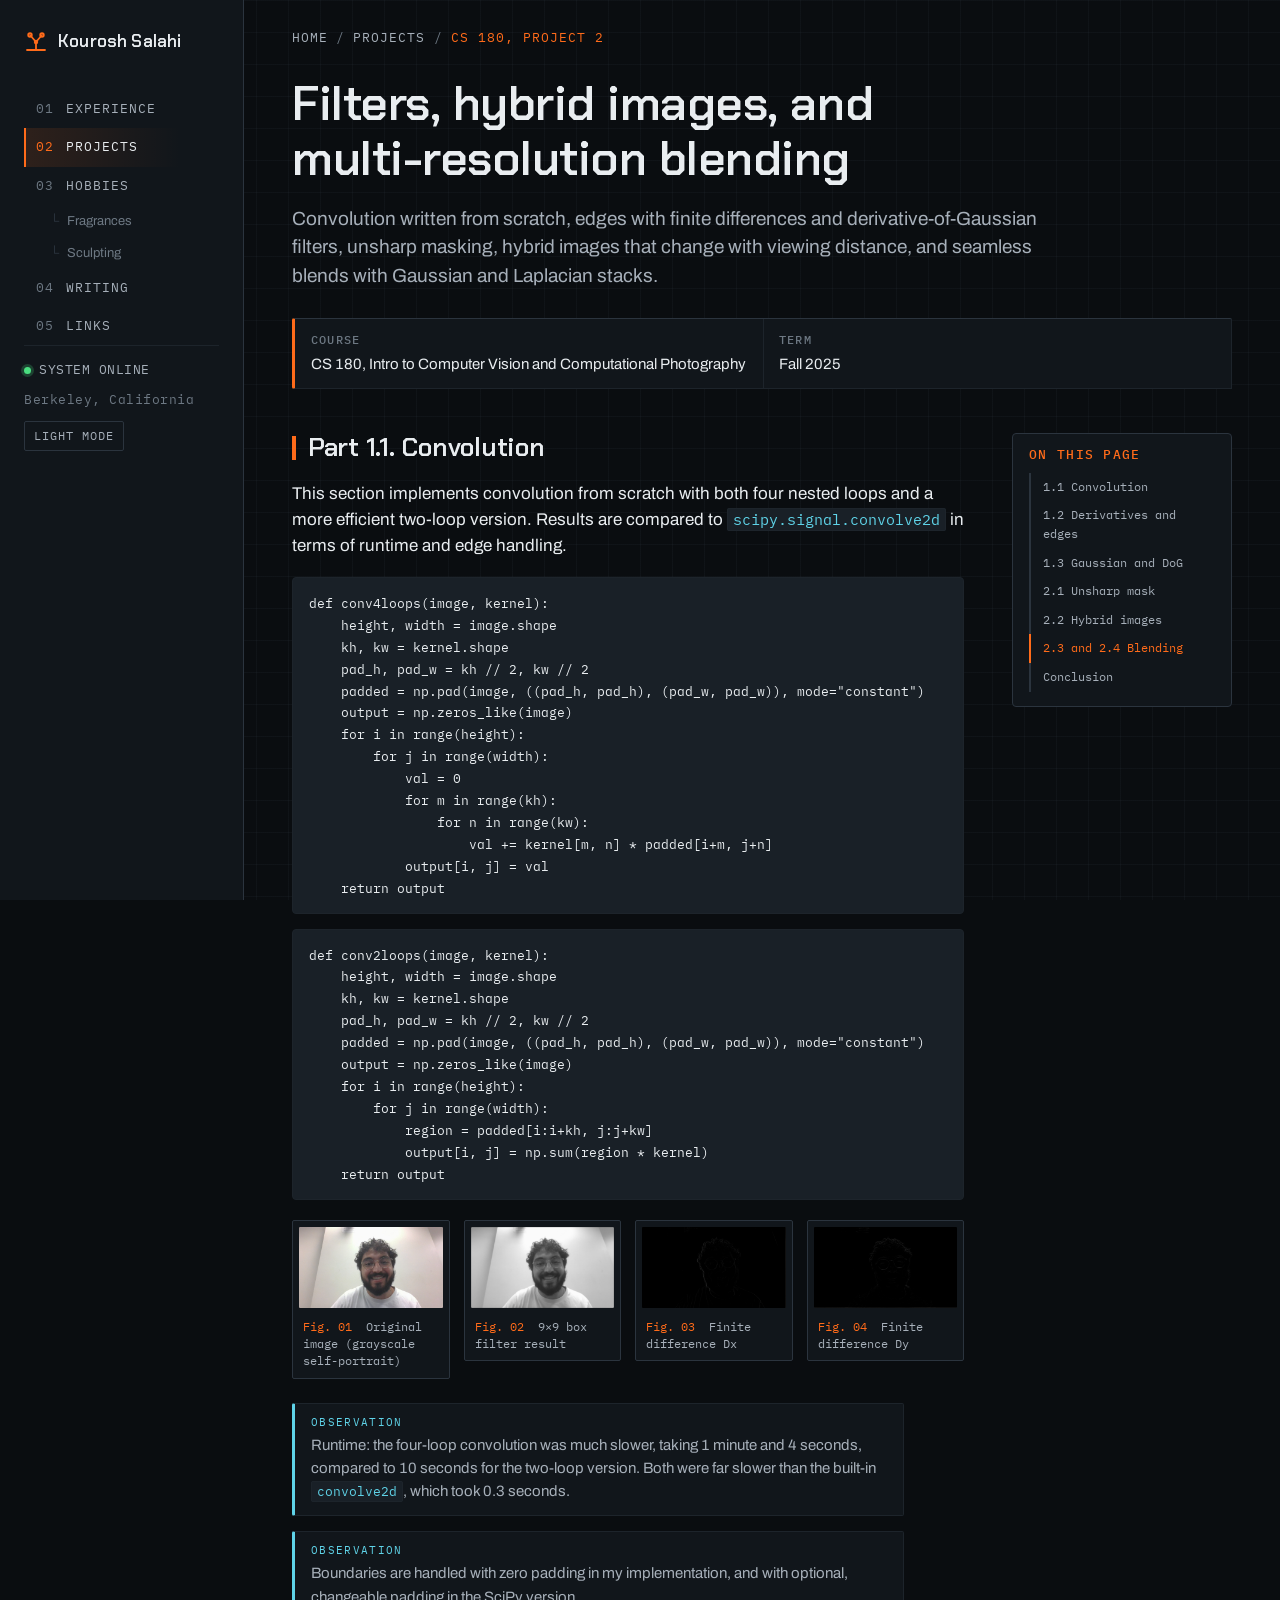
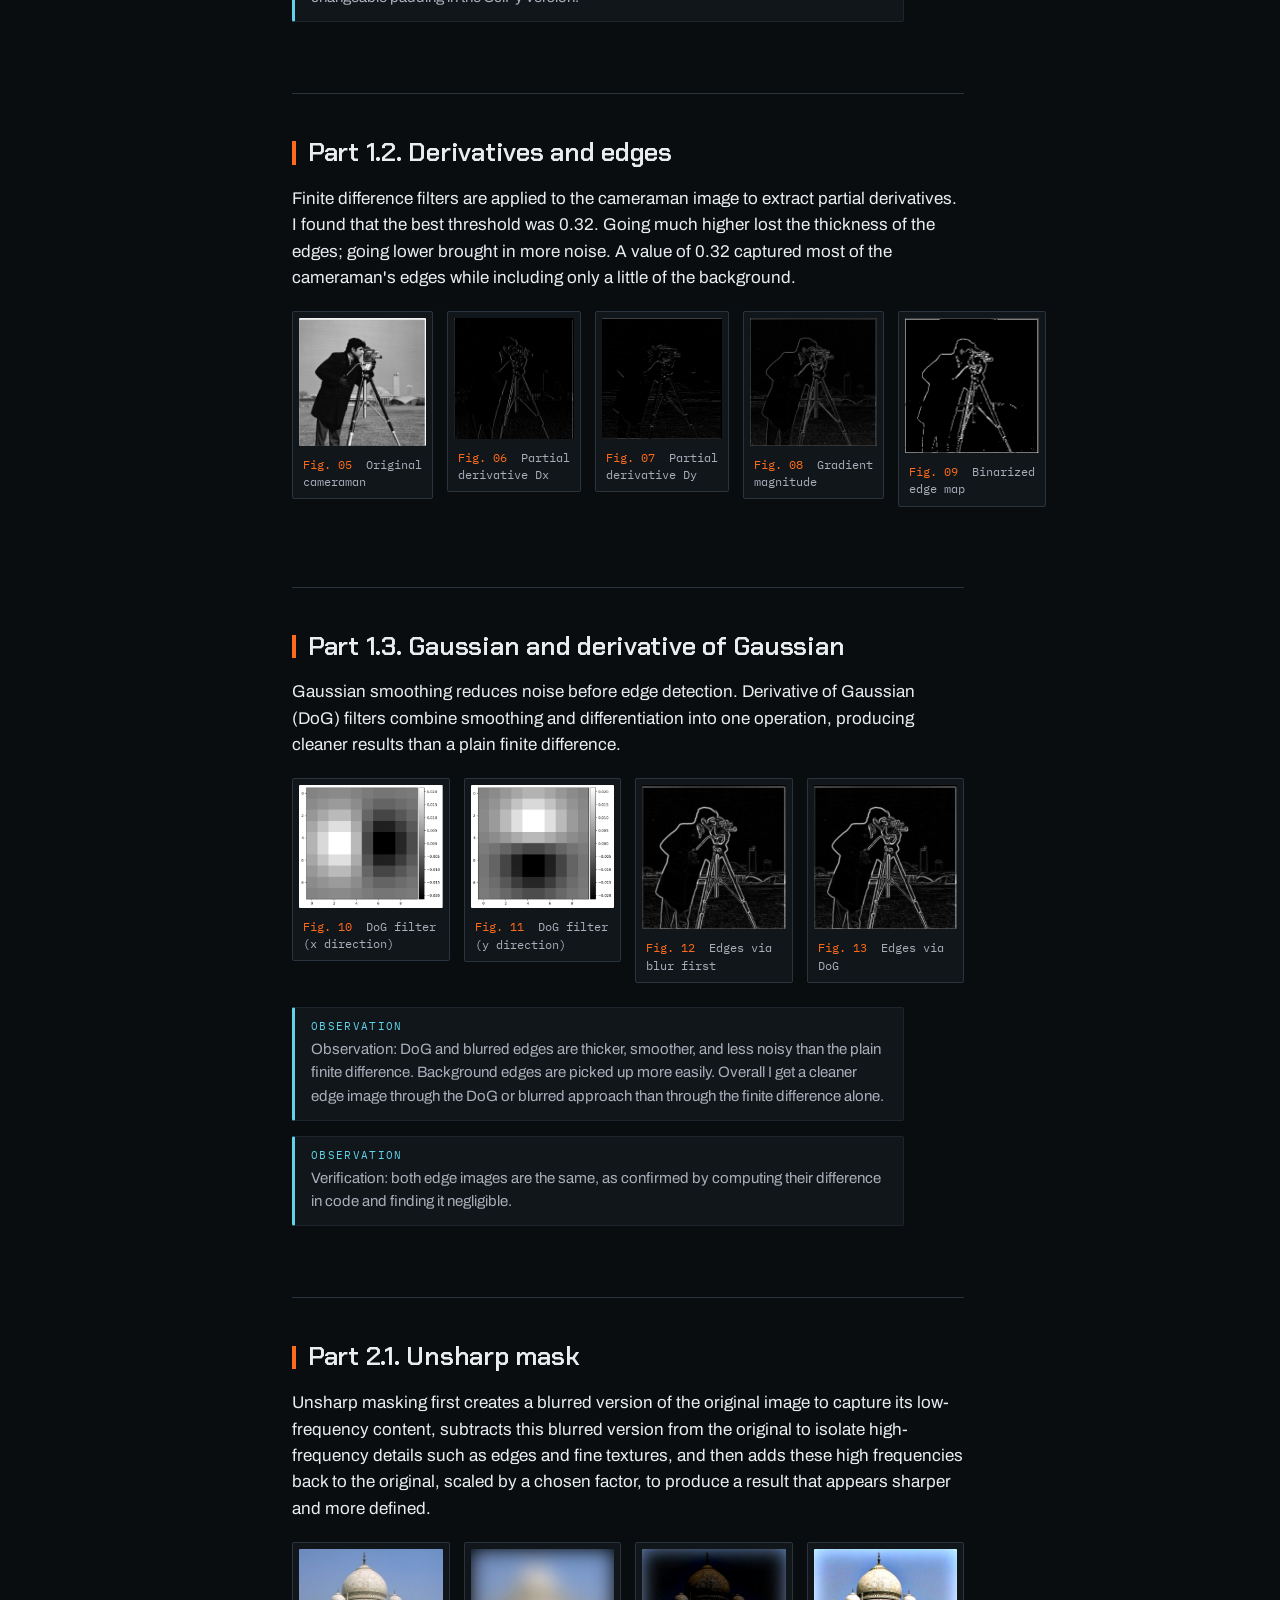
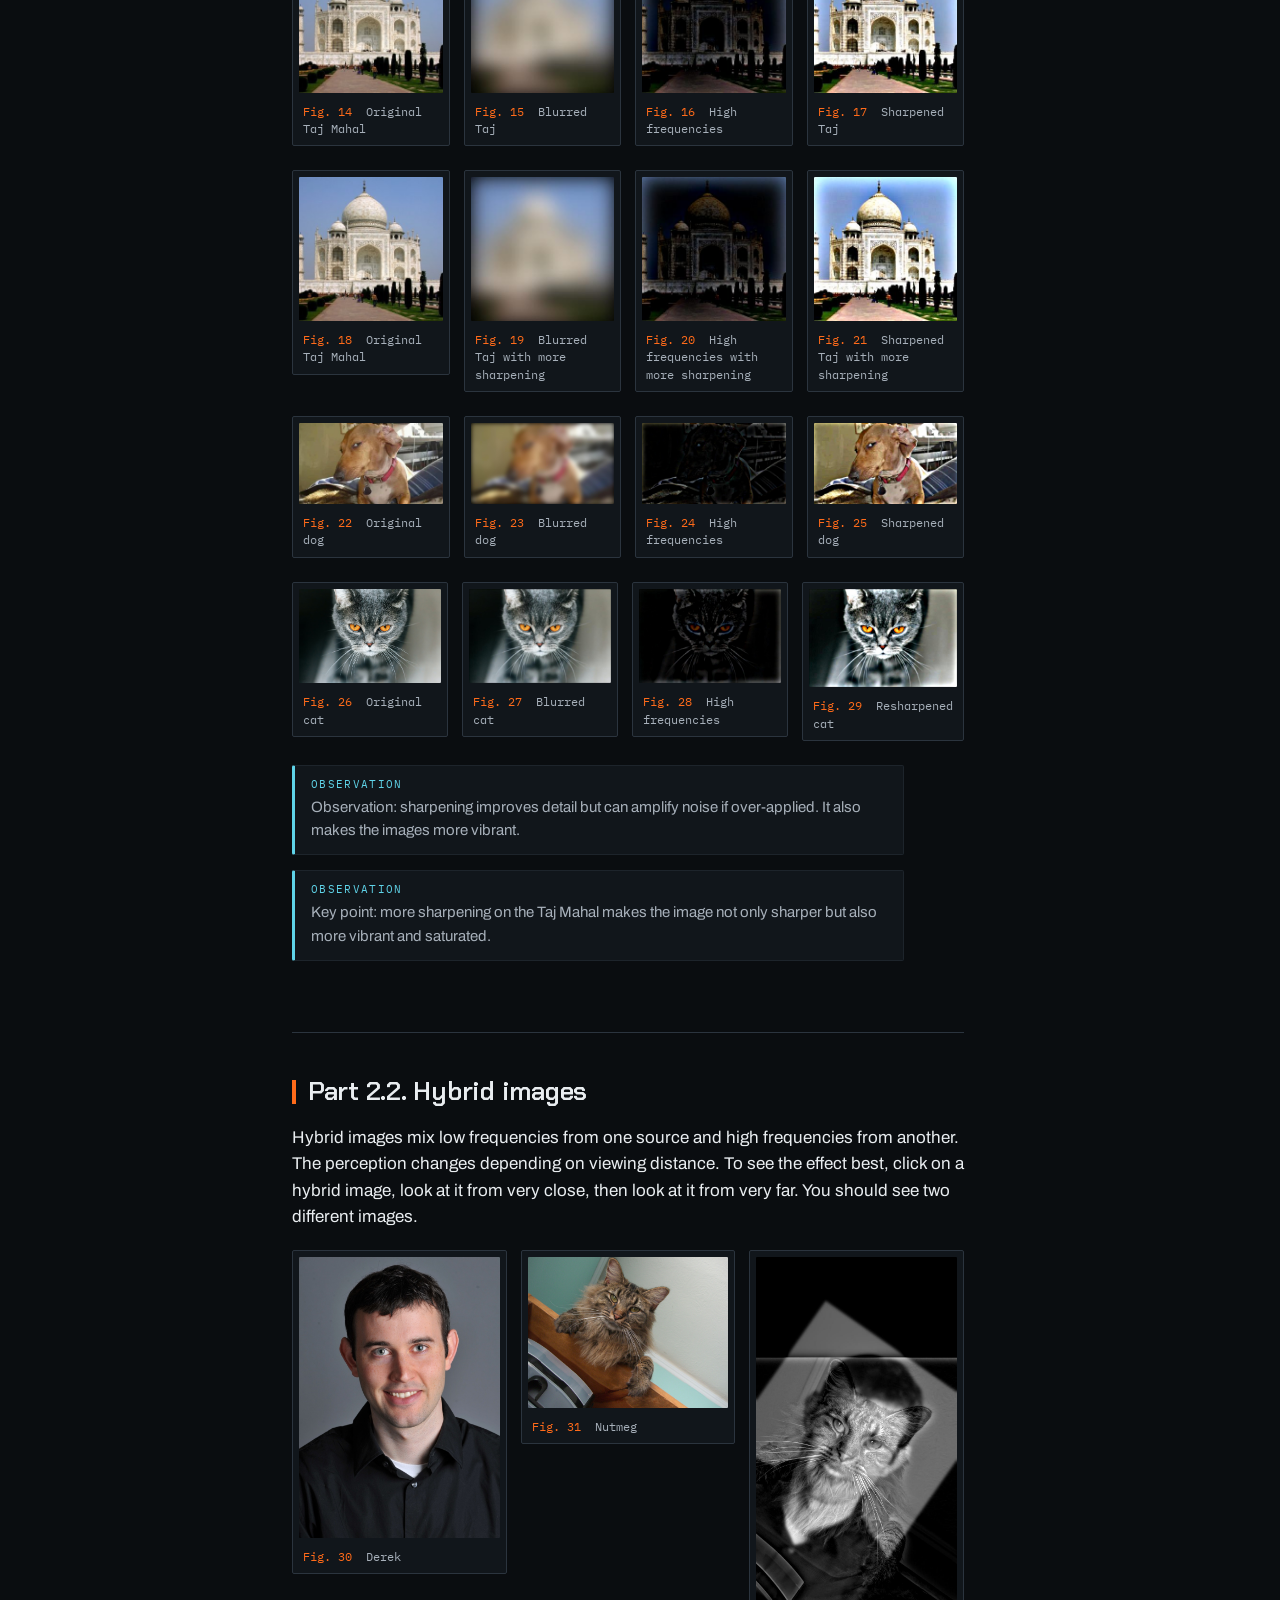
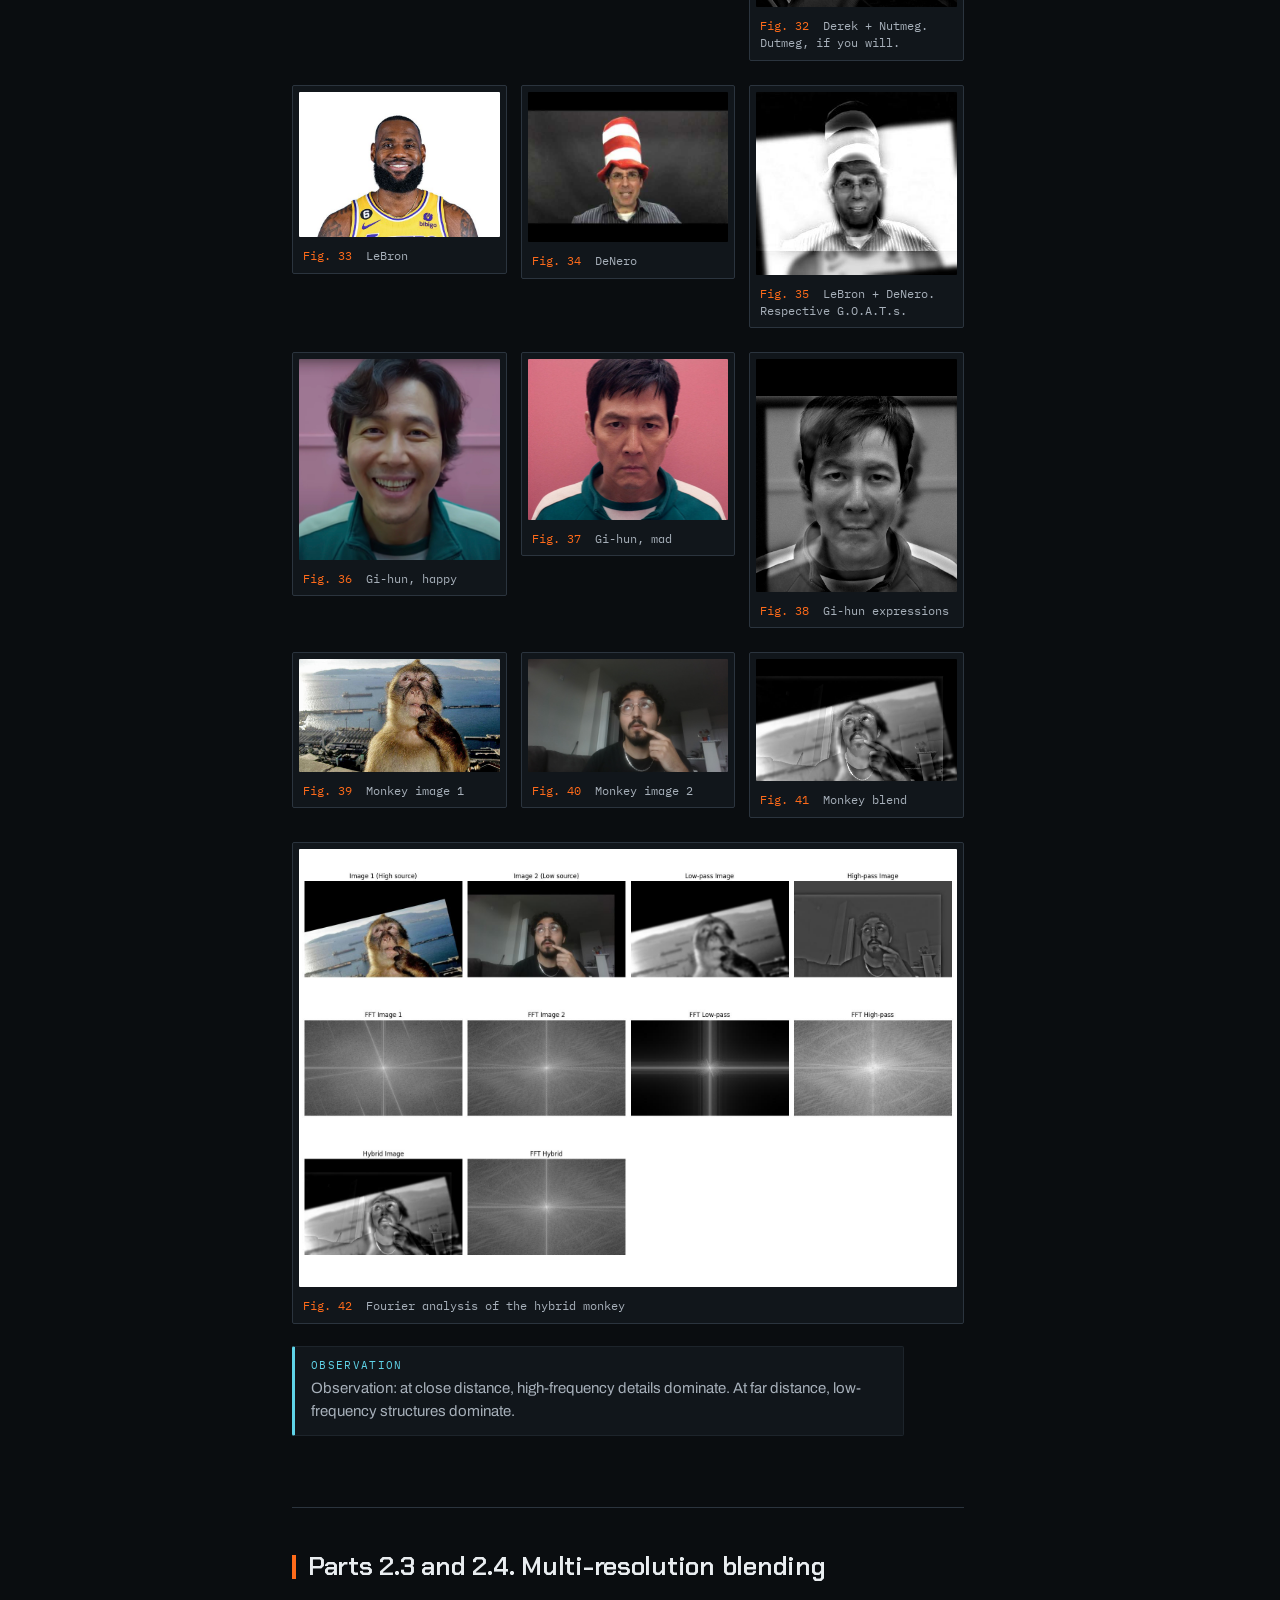
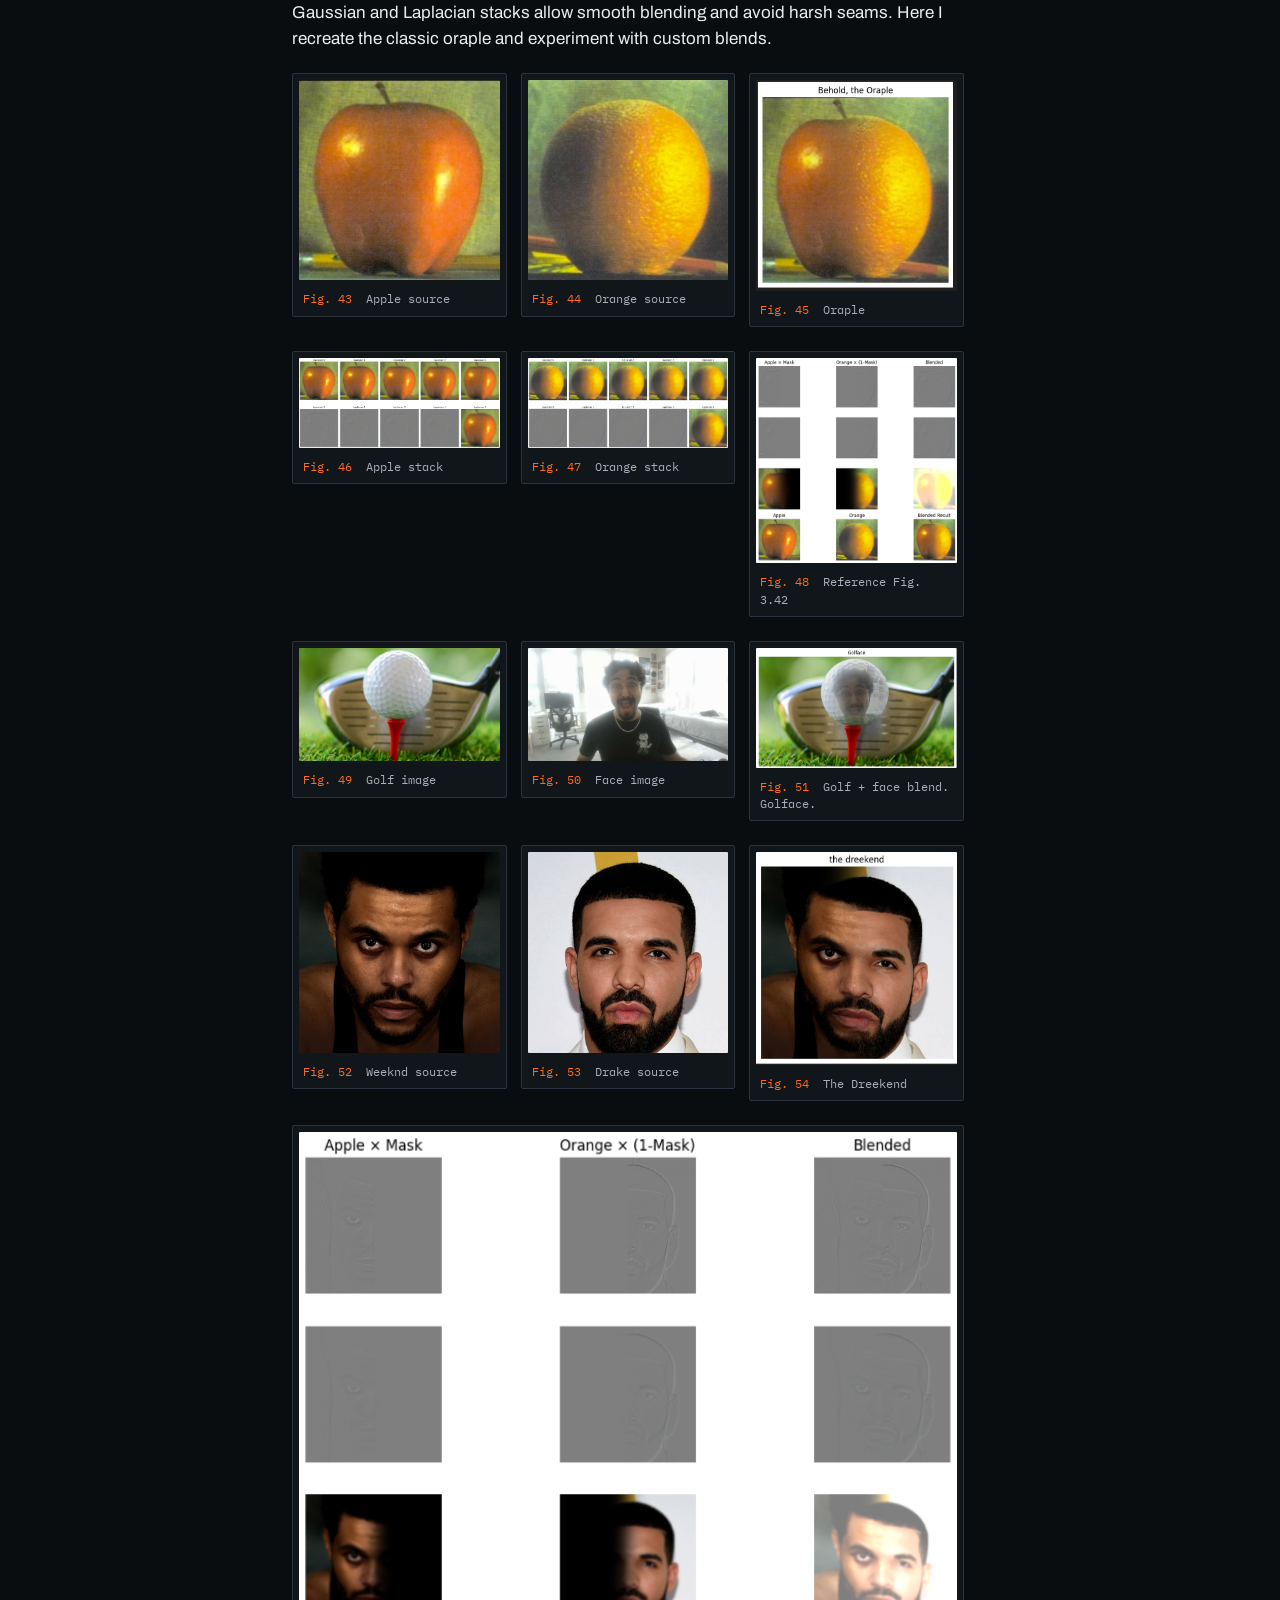
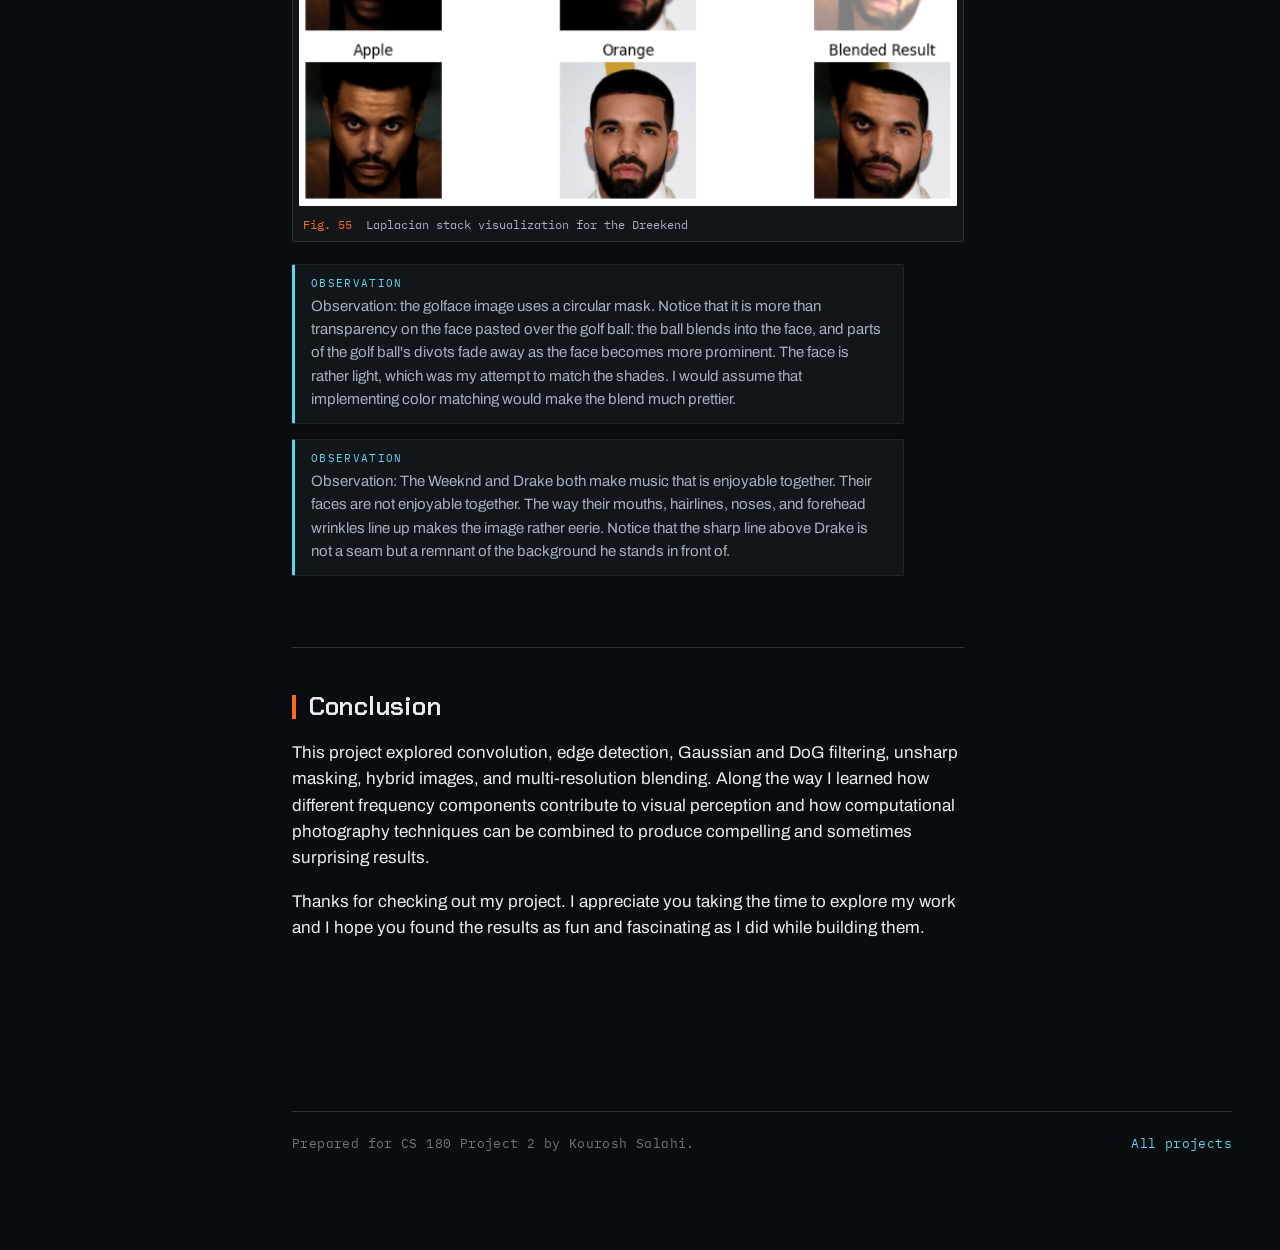
<file: 2/index.html>
<!doctype html>
<html lang="en">
<head>
  <meta charset="utf-8">
  <meta name="viewport" content="width=device-width, initial-scale=1">
  <title>Filters, hybrid images, and multi-resolution blending. Kourosh Salahi</title>
  <meta name="description" content="CS 180 Project 2: convolution from scratch, derivative-of-Gaussian edges, unsharp masking, hybrid images, and Laplacian-stack blending.">
  <link rel="icon" href="../assets/favicon.svg" type="image/svg+xml">
  <link rel="preconnect" href="https://fonts.googleapis.com">
  <link rel="preconnect" href="https://fonts.gstatic.com" crossorigin>
  <link href="https://fonts.googleapis.com/css2?family=Archivo:ital,wght@0,400..700;1,400..700&family=Chakra+Petch:wght@500;600;700&family=IBM+Plex+Mono:wght@400;500&display=swap" rel="stylesheet">
  <link rel="stylesheet" href="../assets/css/site.css">
</head>
<body>
<div class="shell">
  <aside class="sidebar">
    <div class="sidebar-inner">
      <a class="brand" href="../">
        <svg class="brand-mark" viewBox="0 0 24 24" aria-hidden="true"><path d="M3 21h18M12 21V13M12 13l6-7M12 13L6 6" fill="none" stroke="currentColor" stroke-width="1.8" stroke-linecap="round" stroke-linejoin="round"/><circle cx="12" cy="13" r="2.2" fill="currentColor"/><circle cx="18" cy="6" r="1.8" fill="none" stroke="currentColor" stroke-width="1.8"/><circle cx="6" cy="6" r="1.8" fill="none" stroke="currentColor" stroke-width="1.8"/></svg>
        Kourosh Salahi
      </a>
      <button class="nav-toggle" aria-expanded="false" aria-controls="nav">Menu</button>
      <nav class="nav" id="nav" aria-label="Sections">
        <ul>
          <li><a href="../#experience">Experience</a></li>
          <li><a href="../#projects" class="current">Projects</a></li>
          <li><a href="../#hobbies">Hobbies</a>
            <ul class="sub">
              <li><a href="../hobbies/fragrances/">Fragrances</a></li>
              <li><a href="../hobbies/sculpting/">Sculpting</a></li>
            </ul>
          </li>
          <li><a href="../writing/">Writing</a></li>
          <li><a href="../#links">Links</a></li>
        </ul>
        <div class="nav-foot"><span class="status">System online</span><span>Berkeley, California</span></div>
      </nav>
    </div>
  </aside>

  <main class="content">
    <div class="page">
      <nav class="crumbs" aria-label="Breadcrumb"><a href="../">Home</a><span class="sep">/</span><a href="../#projects">Projects</a><span class="sep">/</span><span>CS 180, Project 2</span></nav>

      <header class="article-head">
        <h1>Filters, hybrid images, and multi-resolution blending</h1>
        <p class="lede">Convolution written from scratch, edges with finite differences and derivative-of-Gaussian filters, unsharp masking, hybrid images that change with viewing distance, and seamless blends with Gaussian and Laplacian stacks.</p>
        <div class="meta"><span><b>Course</b> CS 180, Intro to Computer Vision and Computational Photography</span><span><b>Term</b> Fall 2025</span></div>
      </header>

      <div class="article">
        <aside class="toc">
          <h2>On this page</h2>
          <ol>
            <li><a href="#part11">1.1 Convolution</a></li>
            <li><a href="#part12">1.2 Derivatives and edges</a></li>
            <li><a href="#part13">1.3 Gaussian and DoG</a></li>
            <li><a href="#part21">2.1 Unsharp mask</a></li>
            <li><a href="#hybrids">2.2 Hybrid images</a></li>
            <li><a href="#blending">2.3 and 2.4 Blending</a></li>
            <li><a href="#conclusion">Conclusion</a></li>
          </ol>
        </aside>

        <div class="body">
          <section id="part11">
            <h2>Part 1.1. Convolution</h2>
            <p>This section implements convolution from scratch with both four nested loops and a more efficient two-loop version. Results are compared to <code>scipy.signal.convolve2d</code> in terms of runtime and edge handling.</p>
<pre><code>def conv4loops(image, kernel):
    height, width = image.shape
    kh, kw = kernel.shape
    pad_h, pad_w = kh // 2, kw // 2
    padded = np.pad(image, ((pad_h, pad_h), (pad_w, pad_w)), mode="constant")
    output = np.zeros_like(image)
    for i in range(height):
        for j in range(width):
            val = 0
            for m in range(kh):
                for n in range(kw):
                    val += kernel[m, n] * padded[i+m, j+n]
            output[i, j] = val
    return output</code></pre>
<pre><code>def conv2loops(image, kernel):
    height, width = image.shape
    kh, kw = kernel.shape
    pad_h, pad_w = kh // 2, kw // 2
    padded = np.pad(image, ((pad_h, pad_h), (pad_w, pad_w)), mode="constant")
    output = np.zeros_like(image)
    for i in range(height):
        for j in range(width):
            region = padded[i:i+kh, j:j+kw]
            output[i, j] = np.sum(region * kernel)
    return output</code></pre>
            <div class="grid cols-4">
              <figure><img class="zoom" src="./media/Me.jpg" alt="Grayscale self-portrait" loading="lazy"><figcaption>Original image (grayscale self-portrait)</figcaption></figure>
              <figure><img class="zoom" src="./media/res_four.png" alt="9 by 9 box filter result" loading="lazy"><figcaption>9×9 box filter result</figcaption></figure>
              <figure><img class="zoom" src="./media/fdx_two.png" alt="Finite difference in x" loading="lazy"><figcaption>Finite difference Dx</figcaption></figure>
              <figure><img class="zoom" src="./media/fdy_two.png" alt="Finite difference in y" loading="lazy"><figcaption>Finite difference Dy</figcaption></figure>
            </div>
            <p class="note">Runtime: the four-loop convolution was much slower, taking 1 minute and 4 seconds, compared to 10 seconds for the two-loop version. Both were far slower than the built-in <code>convolve2d</code>, which took 0.3 seconds.</p>
            <p class="note">Boundaries are handled with zero padding in my implementation, and with optional, changeable padding in the SciPy version.</p>
          </section>

          <section id="part12">
            <h2>Part 1.2. Derivatives and edges</h2>
            <p>Finite difference filters are applied to the cameraman image to extract partial derivatives. I found that the best threshold was 0.32. Going much higher lost the thickness of the edges; going lower brought in more noise. A value of 0.32 captured most of the cameraman's edges while including only a little of the background.</p>
            <div class="grid cols-5">
              <figure><img class="zoom" src="./media/cameraman.png" alt="Original cameraman" loading="lazy"><figcaption>Original cameraman</figcaption></figure>
              <figure><img class="zoom" src="./media/cameraman_gx.png" alt="Partial derivative in x" loading="lazy"><figcaption>Partial derivative Dx</figcaption></figure>
              <figure><img class="zoom" src="./media/cameraman_gy.png" alt="Partial derivative in y" loading="lazy"><figcaption>Partial derivative Dy</figcaption></figure>
              <figure><img class="zoom" src="./media/cameraman_gradmag.png" alt="Gradient magnitude" loading="lazy"><figcaption>Gradient magnitude</figcaption></figure>
              <figure><img class="zoom" src="./media/cameraman_edges.png" alt="Binarized edge map" loading="lazy"><figcaption>Binarized edge map</figcaption></figure>
            </div>
          </section>

          <section id="part13">
            <h2>Part 1.3. Gaussian and derivative of Gaussian</h2>
            <p>Gaussian smoothing reduces noise before edge detection. Derivative of Gaussian (DoG) filters combine smoothing and differentiation into one operation, producing cleaner results than a plain finite difference.</p>
            <div class="grid cols-4">
              <figure><img class="zoom" src="./media/DoGx.png" alt="DoG filter in x" loading="lazy"><figcaption>DoG filter (x direction)</figcaption></figure>
              <figure><img class="zoom" src="./media/DoGy.png" alt="DoG filter in y" loading="lazy"><figcaption>DoG filter (y direction)</figcaption></figure>
              <figure><img class="zoom" src="./media/cam_gradmag_blur.png" alt="Edges after blurring first" loading="lazy"><figcaption>Edges via blur first</figcaption></figure>
              <figure><img class="zoom" src="./media/cam_gradmag_dog.png" alt="Edges via DoG" loading="lazy"><figcaption>Edges via DoG</figcaption></figure>
            </div>
            <p class="note">Observation: DoG and blurred edges are thicker, smoother, and less noisy than the plain finite difference. Background edges are picked up more easily. Overall I get a cleaner edge image through the DoG or blurred approach than through the finite difference alone.</p>
            <p class="note">Verification: both edge images are the same, as confirmed by computing their difference in code and finding it negligible.</p>
          </section>

          <section id="part21">
            <h2>Part 2.1. Unsharp mask</h2>
            <p>Unsharp masking first creates a blurred version of the original image to capture its low-frequency content, subtracts this blurred version from the original to isolate high-frequency details such as edges and fine textures, and then adds these high frequencies back to the original, scaled by a chosen factor, to produce a result that appears sharper and more defined.</p>
            <div class="grid cols-4">
              <figure><img class="zoom" src="./media/taj.jpg" alt="Original Taj Mahal" loading="lazy"><figcaption>Original Taj Mahal</figcaption></figure>
              <figure><img class="zoom" src="./media/blurred_taj.jpg" alt="Blurred Taj Mahal" loading="lazy"><figcaption>Blurred Taj</figcaption></figure>
              <figure><img class="zoom" src="./media/high_taj.jpg" alt="High frequencies of the Taj Mahal" loading="lazy"><figcaption>High frequencies</figcaption></figure>
              <figure><img class="zoom" src="./media/sharp_taj.jpg" alt="Sharpened Taj Mahal" loading="lazy"><figcaption>Sharpened Taj</figcaption></figure>
            </div>
            <div class="grid cols-4">
              <figure><img class="zoom" src="./media/taj.jpg" alt="Original Taj Mahal" loading="lazy"><figcaption>Original Taj Mahal</figcaption></figure>
              <figure><img class="zoom" src="./media/blurred_taj_stronger.jpg" alt="Blurred Taj Mahal, stronger" loading="lazy"><figcaption>Blurred Taj with more sharpening</figcaption></figure>
              <figure><img class="zoom" src="./media/high_taj_stronger.jpg" alt="High frequencies, stronger" loading="lazy"><figcaption>High frequencies with more sharpening</figcaption></figure>
              <figure><img class="zoom" src="./media/sharp_taj_stronger.jpg" alt="Sharpened Taj Mahal, stronger" loading="lazy"><figcaption>Sharpened Taj with more sharpening</figcaption></figure>
            </div>
            <div class="grid cols-4">
              <figure><img class="zoom" src="./media/dog.jpg" alt="Original dog" loading="lazy"><figcaption>Original dog</figcaption></figure>
              <figure><img class="zoom" src="./media/blurred_dog.jpg" alt="Blurred dog" loading="lazy"><figcaption>Blurred dog</figcaption></figure>
              <figure><img class="zoom" src="./media/high_dog.jpg" alt="High frequencies of the dog" loading="lazy"><figcaption>High frequencies</figcaption></figure>
              <figure><img class="zoom" src="./media/sharp_dog.jpg" alt="Sharpened dog" loading="lazy"><figcaption>Sharpened dog</figcaption></figure>
            </div>
            <div class="grid cols-4">
              <figure><img class="zoom" src="./media/pre_sharp_cat.jpeg" alt="Original cat" loading="lazy"><figcaption>Original cat</figcaption></figure>
              <figure><img class="zoom" src="./media/blurred_cat.jpeg" alt="Blurred cat" loading="lazy"><figcaption>Blurred cat</figcaption></figure>
              <figure><img class="zoom" src="./media/high_blurred_catresharpened.jpeg" alt="High frequencies of the cat" loading="lazy"><figcaption>High frequencies</figcaption></figure>
              <figure><img class="zoom" src="./media/sharp_blurred_catresharpened.jpeg" alt="Resharpened cat" loading="lazy"><figcaption>Resharpened cat</figcaption></figure>
            </div>
            <p class="note">Observation: sharpening improves detail but can amplify noise if over-applied. It also makes the images more vibrant.</p>
            <p class="note">Key point: more sharpening on the Taj Mahal makes the image not only sharper but also more vibrant and saturated.</p>
          </section>

          <section id="hybrids">
            <h2>Part 2.2. Hybrid images</h2>
            <p>Hybrid images mix low frequencies from one source and high frequencies from another. The perception changes depending on viewing distance. To see the effect best, click on a hybrid image, look at it from very close, then look at it from very far. You should see two different images.</p>
            <div class="grid cols-3">
              <figure><img class="zoom" src="./media/DerekPicture.jpg" alt="Derek" loading="lazy"><figcaption>Derek</figcaption></figure>
              <figure><img class="zoom" src="./media/nutmeg.jpg" alt="Nutmeg the cat" loading="lazy"><figcaption>Nutmeg</figcaption></figure>
              <figure><img class="zoom" src="./media/hybrid_Derek.jpg" alt="Hybrid of Derek and Nutmeg" loading="lazy"><figcaption>Derek + Nutmeg. Dutmeg, if you will.</figcaption></figure>
            </div>
            <div class="grid cols-3">
              <figure><img class="zoom" src="./media/Bron.jpg" alt="LeBron James" loading="lazy"><figcaption>LeBron</figcaption></figure>
              <figure><img class="zoom" src="./media/Denero.jpg" alt="John DeNero" loading="lazy"><figcaption>DeNero</figcaption></figure>
              <figure><img class="zoom" src="./media/hybrid_DeneroBron.jpg" alt="Hybrid of LeBron and DeNero" loading="lazy"><figcaption>LeBron + DeNero. Respective G.O.A.T.s.</figcaption></figure>
            </div>
            <div class="grid cols-3">
              <figure><img class="zoom" src="./media/gihun_happy.webp" alt="Gi-hun, happy" loading="lazy"><figcaption>Gi-hun, happy</figcaption></figure>
              <figure><img class="zoom" src="./media/gihun_mad.webp" alt="Gi-hun, mad" loading="lazy"><figcaption>Gi-hun, mad</figcaption></figure>
              <figure><img class="zoom" src="./media/hybrid_Gihun.jpg" alt="Hybrid of the two Gi-hun expressions" loading="lazy"><figcaption>Gi-hun expressions</figcaption></figure>
            </div>
            <div class="grid cols-3">
              <figure><img class="zoom" src="./media/Monkey.jpg" alt="Monkey image 1" loading="lazy"><figcaption>Monkey image 1</figcaption></figure>
              <figure><img class="zoom" src="./media/monkey2.jpg" alt="Monkey image 2" loading="lazy"><figcaption>Monkey image 2</figcaption></figure>
              <figure><img class="zoom" src="./media/hybrid_Monkey.jpg" alt="Monkey hybrid" loading="lazy"><figcaption>Monkey blend</figcaption></figure>
            </div>
            <figure class="single medium"><img class="zoom" src="./media/expanded.jpg" alt="Fourier analysis of the monkey hybrid" loading="lazy"><figcaption>Fourier analysis of the hybrid monkey</figcaption></figure>
            <p class="note">Observation: at close distance, high-frequency details dominate. At far distance, low-frequency structures dominate.</p>
          </section>

          <section id="blending">
            <h2>Parts 2.3 and 2.4. Multi-resolution blending</h2>
            <p>Gaussian and Laplacian stacks allow smooth blending and avoid harsh seams. Here I recreate the classic oraple and experiment with custom blends.</p>
            <div class="grid cols-3">
              <figure><img class="zoom" src="./media/apple.jpeg" alt="Apple source" loading="lazy"><figcaption>Apple source</figcaption></figure>
              <figure><img class="zoom" src="./media/orange.jpeg" alt="Orange source" loading="lazy"><figcaption>Orange source</figcaption></figure>
              <figure><img class="zoom" src="./media/oraple.png" alt="Oraple blend" loading="lazy"><figcaption>Oraple</figcaption></figure>
            </div>
            <div class="grid cols-3">
              <figure><img class="zoom" src="./media/apple_stack.png" alt="Apple Laplacian stack" loading="lazy"><figcaption>Apple stack</figcaption></figure>
              <figure><img class="zoom" src="./media/orange_stack.png" alt="Orange Laplacian stack" loading="lazy"><figcaption>Orange stack</figcaption></figure>
              <figure><img class="zoom" src="./media/fig234.png" alt="Reference figure 3.42" loading="lazy"><figcaption>Reference Fig. 3.42</figcaption></figure>
            </div>
            <div class="grid cols-3">
              <figure><img class="zoom" src="./media/golf_img.jpg" alt="Golf ball" loading="lazy"><figcaption>Golf image</figcaption></figure>
              <figure><img class="zoom" src="./media/face.jpg" alt="Face" loading="lazy"><figcaption>Face image</figcaption></figure>
              <figure><img class="zoom" src="./media/golface.png" alt="Golf ball and face blend" loading="lazy"><figcaption>Golf + face blend. Golface.</figcaption></figure>
            </div>
            <div class="grid cols-3">
              <figure><img class="zoom" src="./media/weeknd.jpg" alt="The Weeknd" loading="lazy"><figcaption>Weeknd source</figcaption></figure>
              <figure><img class="zoom" src="./media/drake2.jpg" alt="Drake" loading="lazy"><figcaption>Drake source</figcaption></figure>
              <figure><img class="zoom" src="./media/dreekend.png" alt="Blend of Drake and the Weeknd" loading="lazy"><figcaption>The Dreekend</figcaption></figure>
            </div>
            <figure class="single medium"><img class="zoom" src="./media/dreekend_process.png" alt="Laplacian stack visualization for the Dreekend blend" loading="lazy"><figcaption>Laplacian stack visualization for the Dreekend</figcaption></figure>
            <p class="note">Observation: the golface image uses a circular mask. Notice that it is more than transparency on the face pasted over the golf ball: the ball blends into the face, and parts of the golf ball's divots fade away as the face becomes more prominent. The face is rather light, which was my attempt to match the shades. I would assume that implementing color matching would make the blend much prettier.</p>
            <p class="note">Observation: The Weeknd and Drake both make music that is enjoyable together. Their faces are not enjoyable together. The way their mouths, hairlines, noses, and forehead wrinkles line up makes the image rather eerie. Notice that the sharp line above Drake is not a seam but a remnant of the background he stands in front of.</p>
          </section>

          <section id="conclusion">
            <h2>Conclusion</h2>
            <p>This project explored convolution, edge detection, Gaussian and DoG filtering, unsharp masking, hybrid images, and multi-resolution blending. Along the way I learned how different frequency components contribute to visual perception and how computational photography techniques can be combined to produce compelling and sometimes surprising results.</p>
            <p>Thanks for checking out my project. I appreciate you taking the time to explore my work and I hope you found the results as fun and fascinating as I did while building them.</p>
          </section>

        </div>
      </div>

      <footer class="foot">
        <span>Prepared for CS 180 Project 2 by Kourosh Salahi.</span>
        <span><a href="../#projects">All projects</a></span>
      </footer>
    </div>
  </main>
</div>
<script src="../assets/js/site.js"></script>
</body>
</html>
</file>
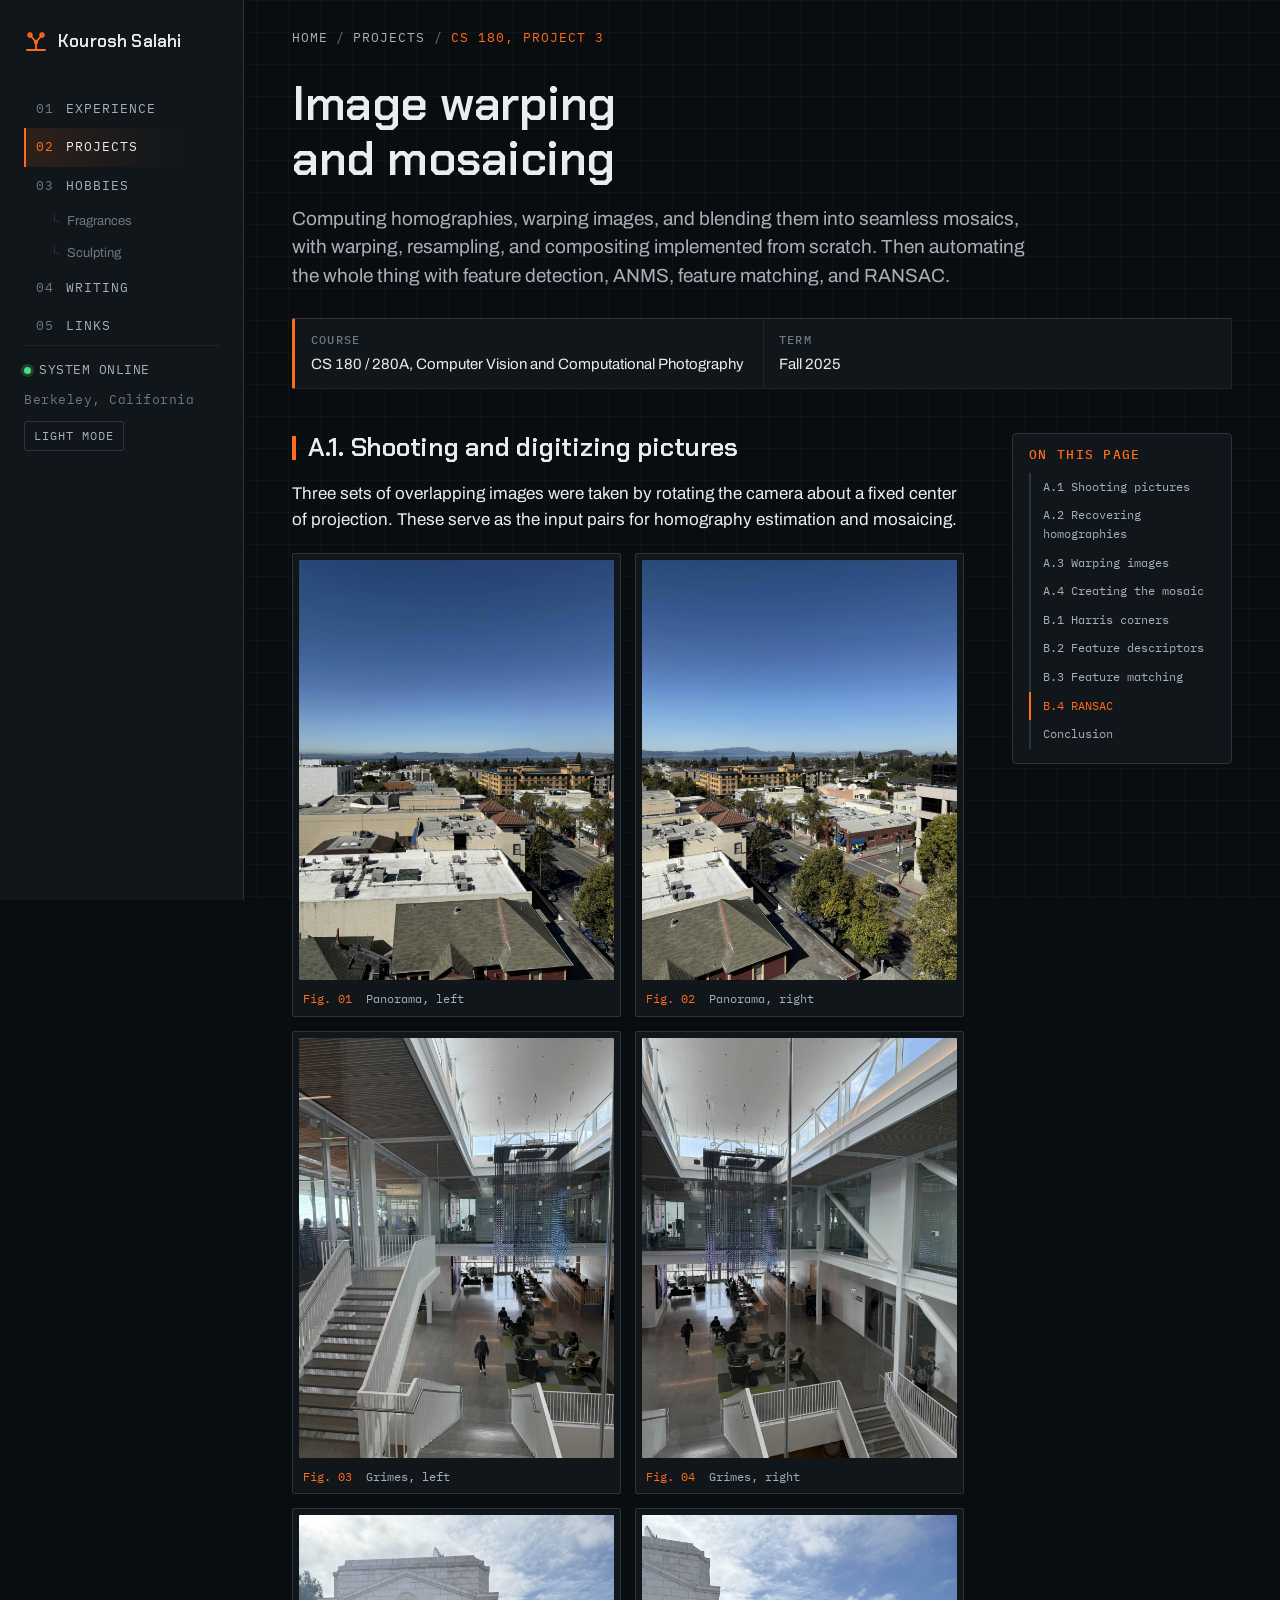
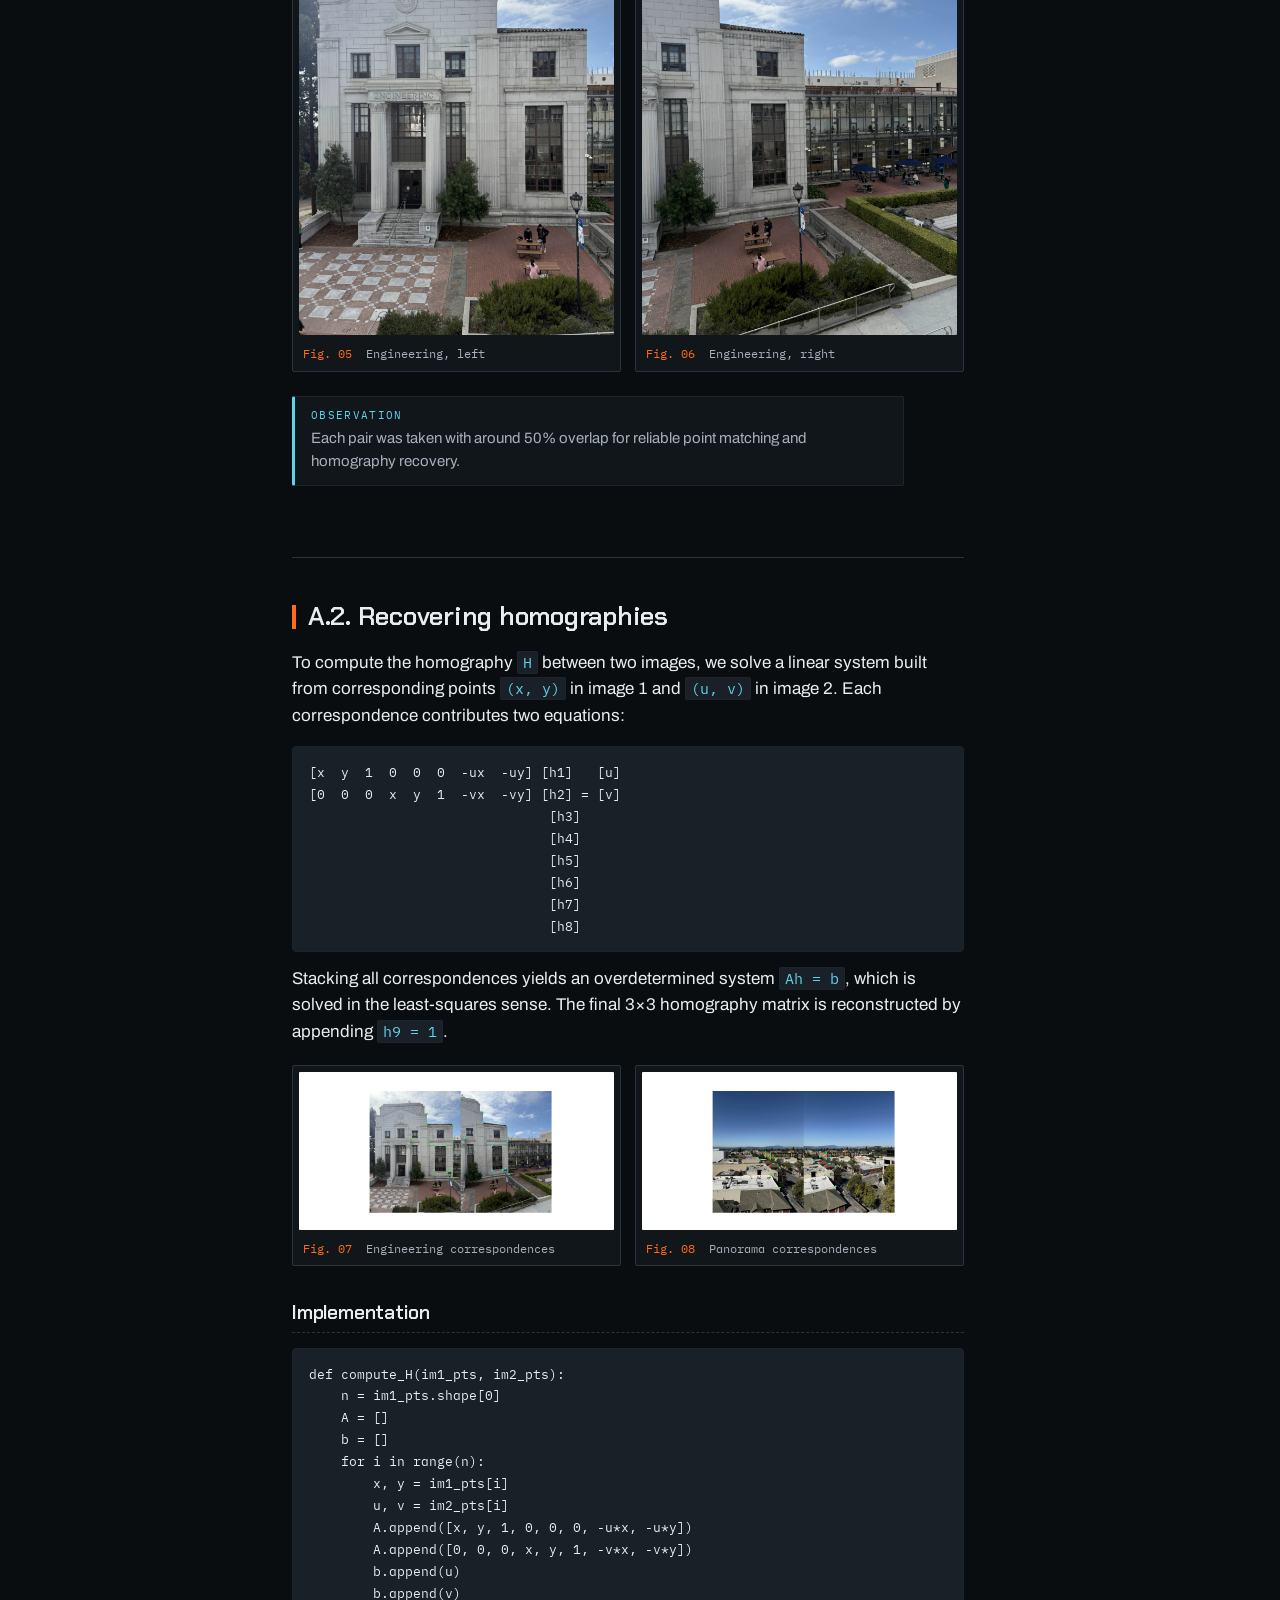
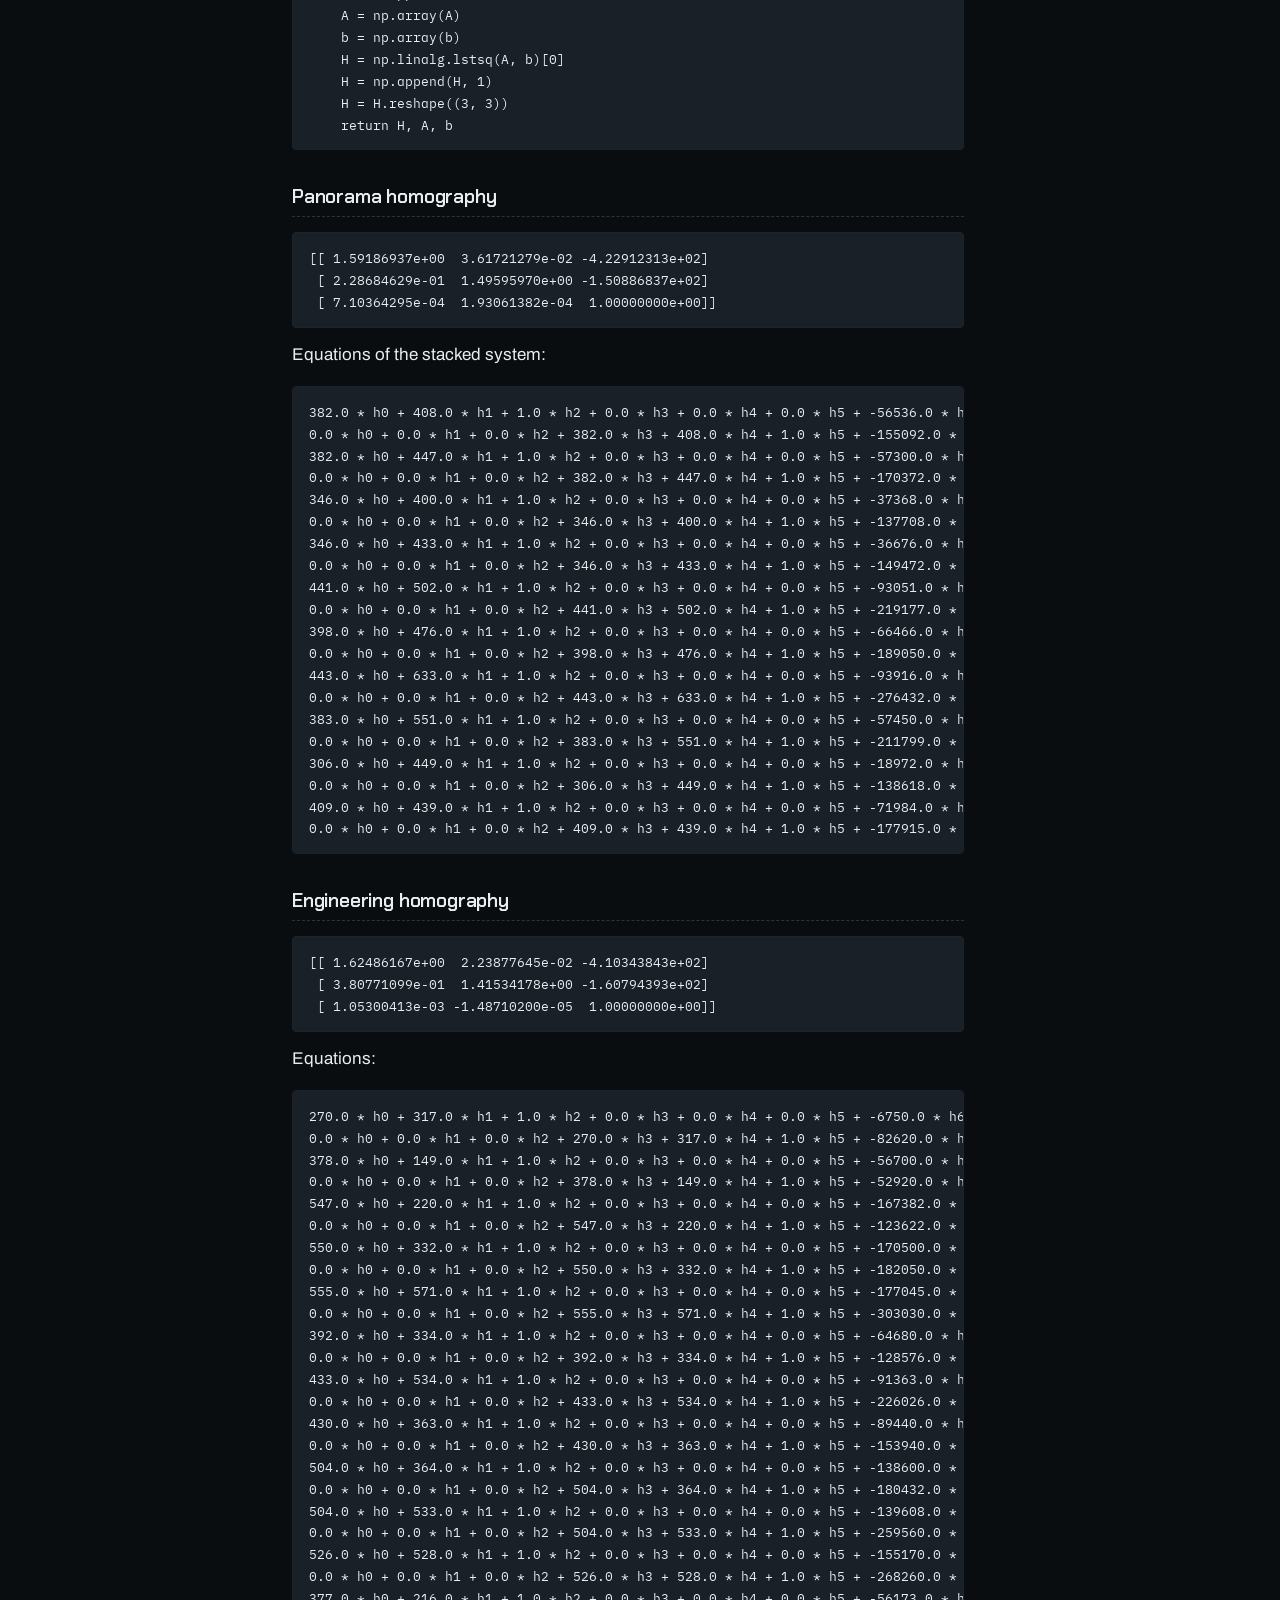
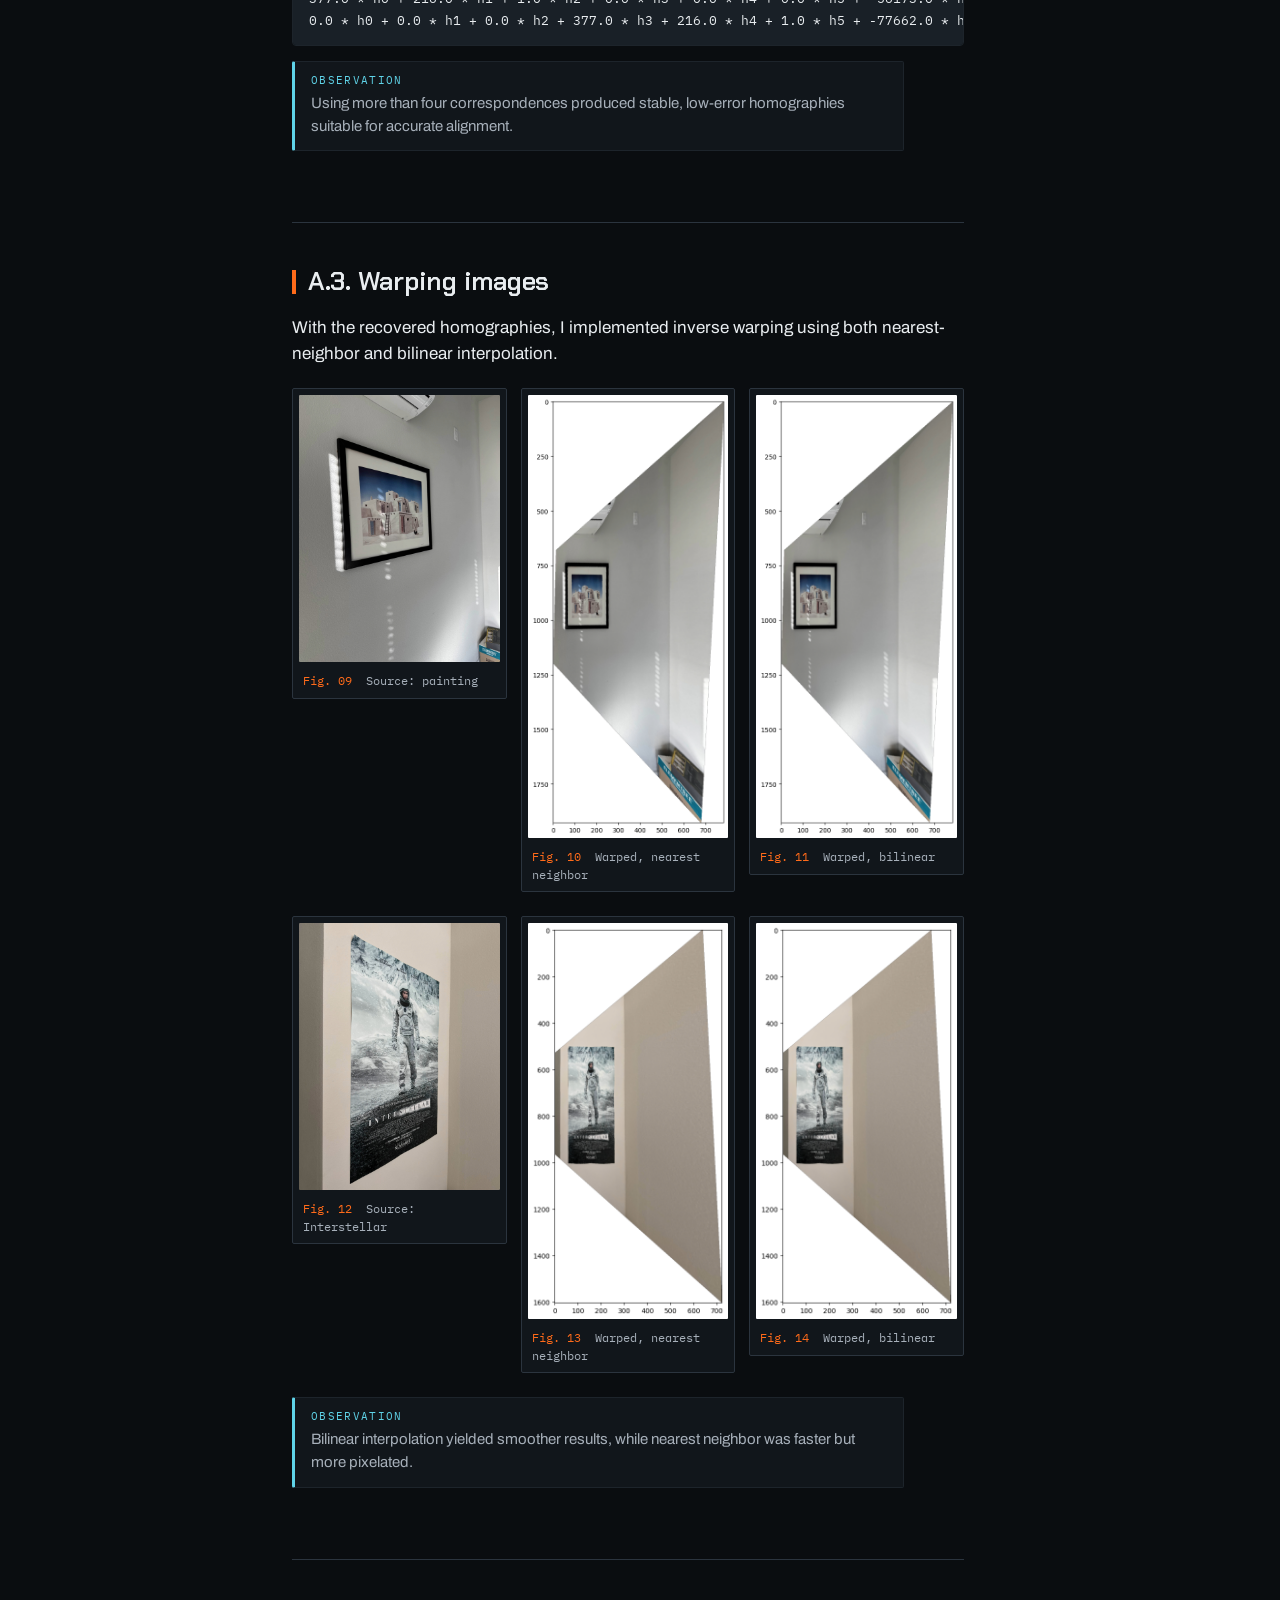
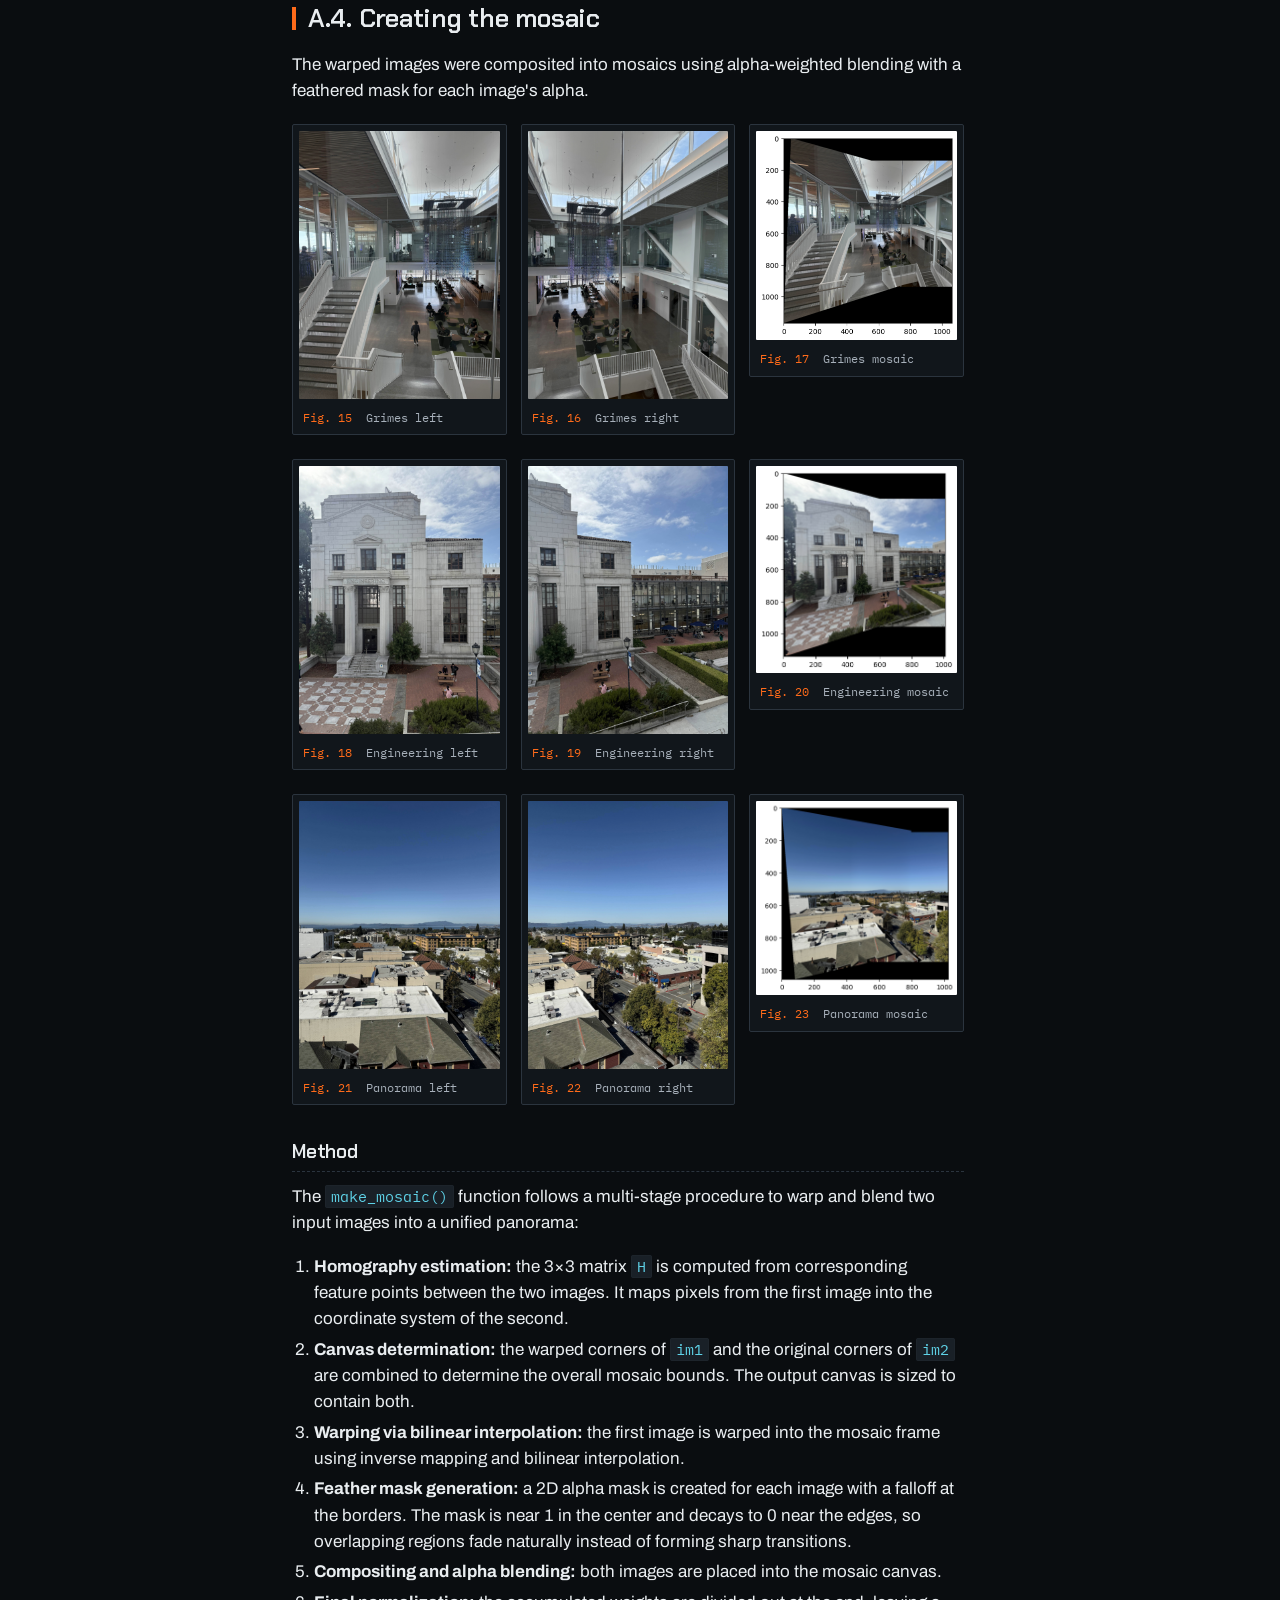
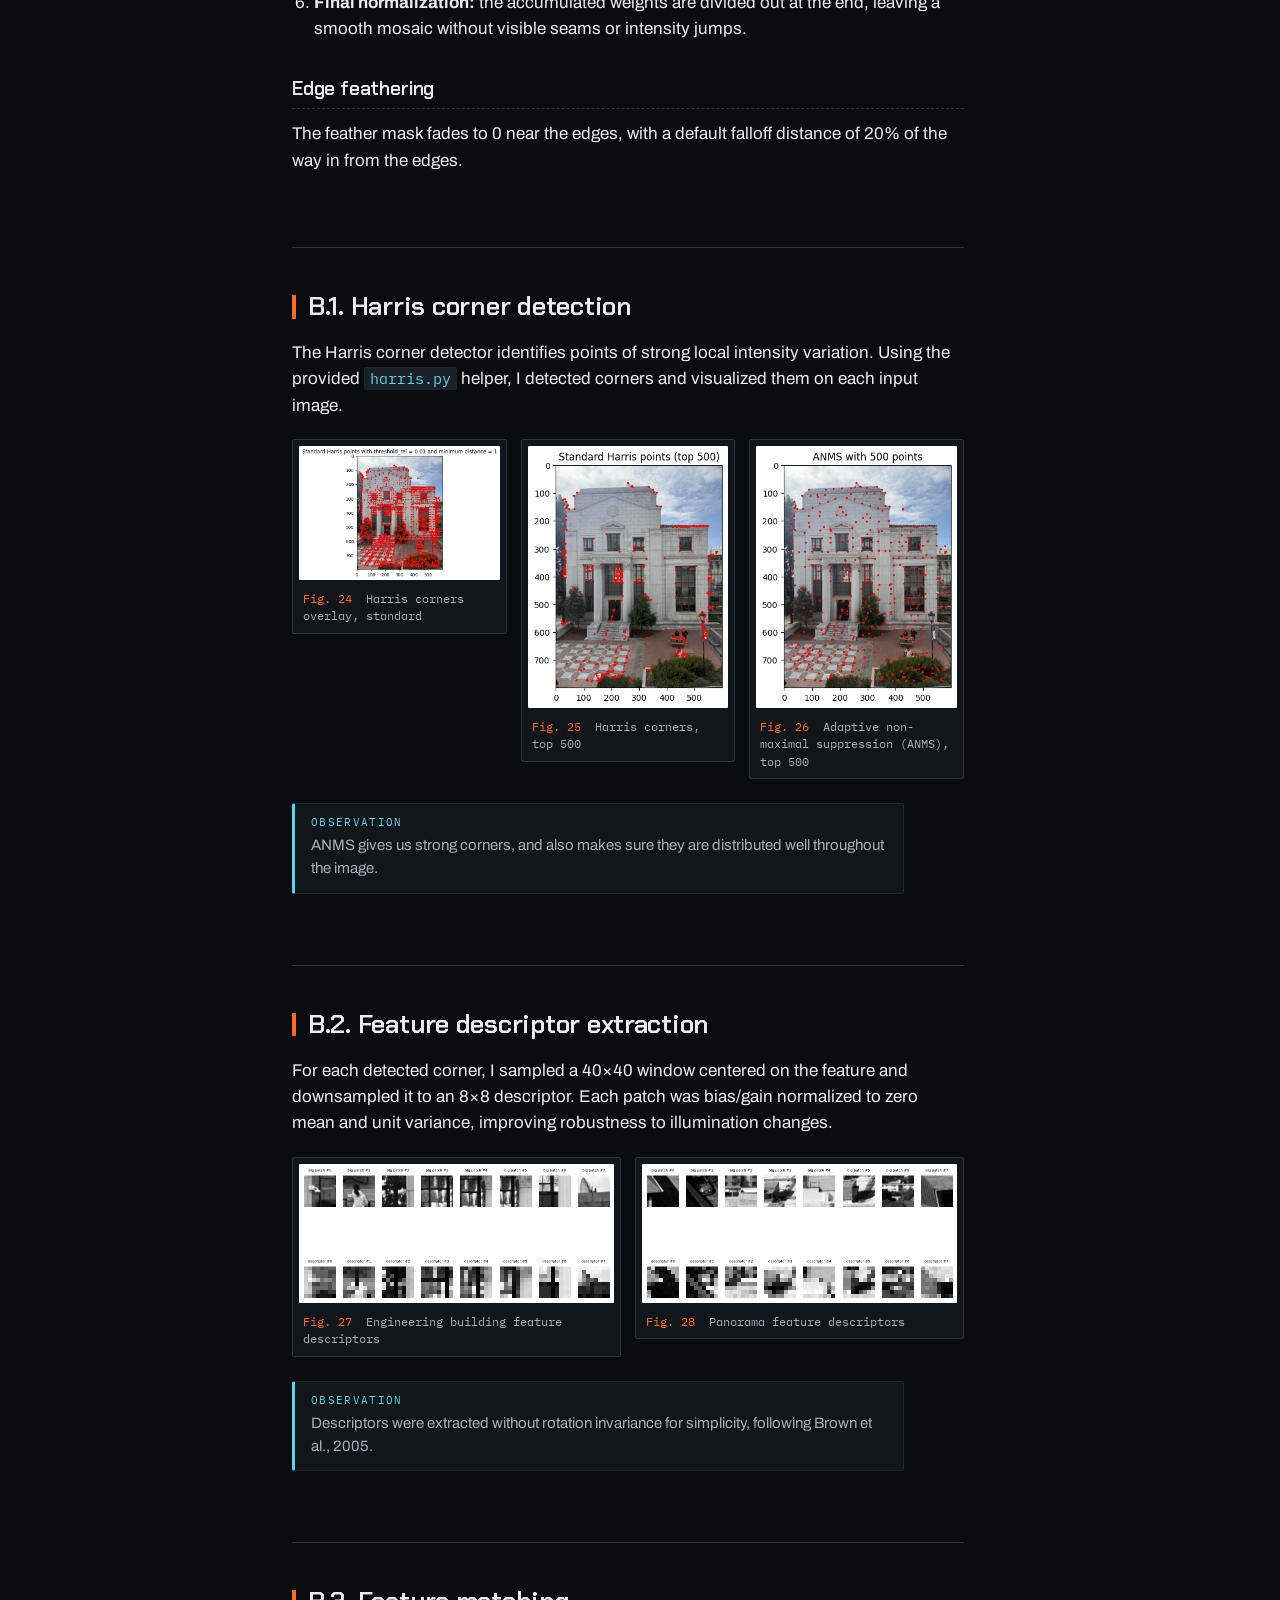
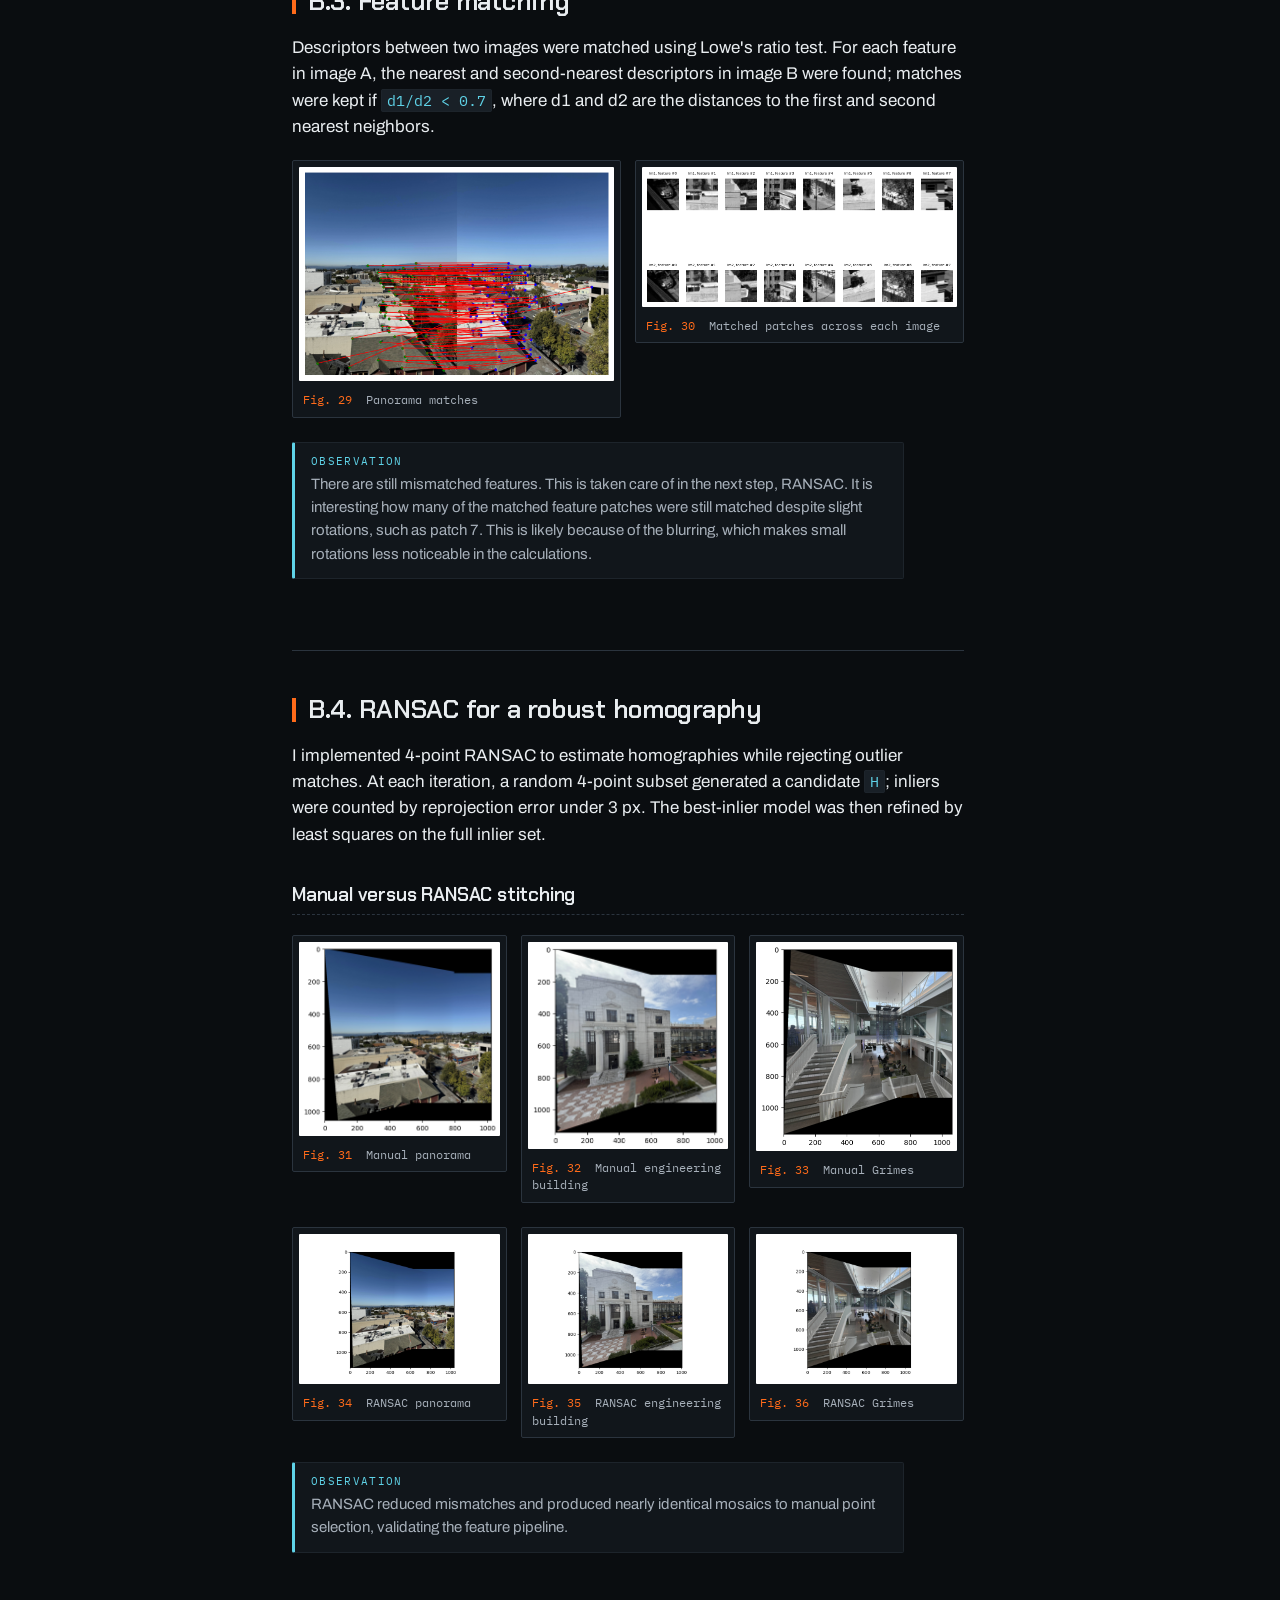
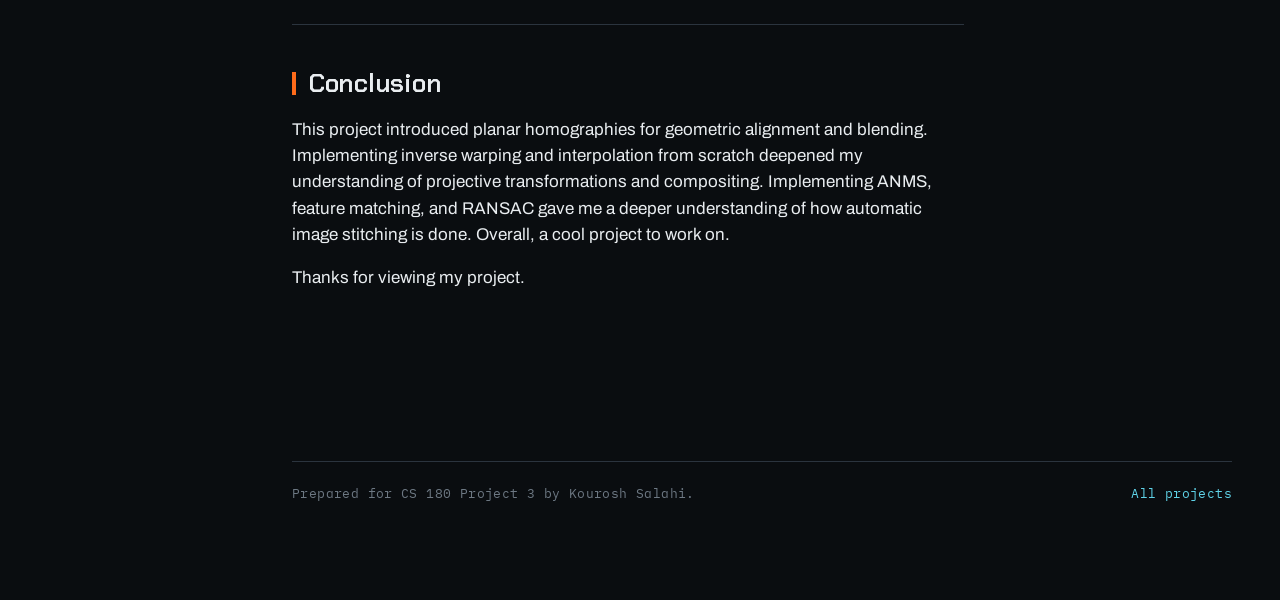
<file: 3/index.html>
<!doctype html>
<html lang="en">
<head>
  <meta charset="utf-8">
  <meta name="viewport" content="width=device-width, initial-scale=1">
  <title>Image warping and automatic mosaicing. Kourosh Salahi</title>
  <meta name="description" content="CS 180 Project 3: homographies, inverse warping, feathered mosaics, then Harris corners, ANMS, feature matching and RANSAC for automatic stitching.">
  <link rel="icon" href="../assets/favicon.svg" type="image/svg+xml">
  <link rel="preconnect" href="https://fonts.googleapis.com">
  <link rel="preconnect" href="https://fonts.gstatic.com" crossorigin>
  <link href="https://fonts.googleapis.com/css2?family=Archivo:ital,wght@0,400..700;1,400..700&family=Chakra+Petch:wght@500;600;700&family=IBM+Plex+Mono:wght@400;500&display=swap" rel="stylesheet">
  <link rel="stylesheet" href="../assets/css/site.css">
</head>
<body>
<div class="shell">
  <aside class="sidebar">
    <div class="sidebar-inner">
      <a class="brand" href="../">
        <svg class="brand-mark" viewBox="0 0 24 24" aria-hidden="true"><path d="M3 21h18M12 21V13M12 13l6-7M12 13L6 6" fill="none" stroke="currentColor" stroke-width="1.8" stroke-linecap="round" stroke-linejoin="round"/><circle cx="12" cy="13" r="2.2" fill="currentColor"/><circle cx="18" cy="6" r="1.8" fill="none" stroke="currentColor" stroke-width="1.8"/><circle cx="6" cy="6" r="1.8" fill="none" stroke="currentColor" stroke-width="1.8"/></svg>
        Kourosh Salahi
      </a>
      <button class="nav-toggle" aria-expanded="false" aria-controls="nav">Menu</button>
      <nav class="nav" id="nav" aria-label="Sections">
        <ul>
          <li><a href="../#experience">Experience</a></li>
          <li><a href="../#projects" class="current">Projects</a></li>
          <li><a href="../#hobbies">Hobbies</a>
            <ul class="sub">
              <li><a href="../hobbies/fragrances/">Fragrances</a></li>
              <li><a href="../hobbies/sculpting/">Sculpting</a></li>
            </ul>
          </li>
          <li><a href="../writing/">Writing</a></li>
          <li><a href="../#links">Links</a></li>
        </ul>
        <div class="nav-foot"><span class="status">System online</span><span>Berkeley, California</span></div>
      </nav>
    </div>
  </aside>

  <main class="content">
    <div class="page">
      <nav class="crumbs" aria-label="Breadcrumb"><a href="../">Home</a><span class="sep">/</span><a href="../#projects">Projects</a><span class="sep">/</span><span>CS 180, Project 3</span></nav>

      <header class="article-head">
        <h1>Image warping and mosaicing</h1>
        <p class="lede">Computing homographies, warping images, and blending them into seamless mosaics, with warping, resampling, and compositing implemented from scratch. Then automating the whole thing with feature detection, ANMS, feature matching, and RANSAC.</p>
        <div class="meta"><span><b>Course</b> CS 180 / 280A, Computer Vision and Computational Photography</span><span><b>Term</b> Fall 2025</span></div>
      </header>

      <div class="article">
        <aside class="toc">
          <h2>On this page</h2>
          <ol>
            <li><a href="#A1">A.1 Shooting pictures</a></li>
            <li><a href="#A2">A.2 Recovering homographies</a></li>
            <li><a href="#A3">A.3 Warping images</a></li>
            <li><a href="#A4">A.4 Creating the mosaic</a></li>
            <li><a href="#B1">B.1 Harris corners</a></li>
            <li><a href="#B2">B.2 Feature descriptors</a></li>
            <li><a href="#B3">B.3 Feature matching</a></li>
            <li><a href="#B4">B.4 RANSAC</a></li>
            <li><a href="#conclusion">Conclusion</a></li>
          </ol>
        </aside>

        <div class="body">
          <section id="A1">
            <h2>A.1. Shooting and digitizing pictures</h2>
            <p>Three sets of overlapping images were taken by rotating the camera about a fixed center of projection. These serve as the input pairs for homography estimation and mosaicing.</p>
            <div class="grid cols-2">
              <figure><img class="zoom" src="./media/pan1_small.jpg" alt="Panorama, left image" loading="lazy"><figcaption>Panorama, left</figcaption></figure>
              <figure><img class="zoom" src="./media/pan2_small.jpg" alt="Panorama, right image" loading="lazy"><figcaption>Panorama, right</figcaption></figure>
              <figure><img class="zoom" src="./media/grimes1_small.jpg" alt="Grimes, left image" loading="lazy"><figcaption>Grimes, left</figcaption></figure>
              <figure><img class="zoom" src="./media/grimes2_small.jpg" alt="Grimes, right image" loading="lazy"><figcaption>Grimes, right</figcaption></figure>
              <figure><img class="zoom" src="./media/eng1_small.jpg" alt="Engineering building, left image" loading="lazy"><figcaption>Engineering, left</figcaption></figure>
              <figure><img class="zoom" src="./media/eng2_small.jpg" alt="Engineering building, right image" loading="lazy"><figcaption>Engineering, right</figcaption></figure>
            </div>
            <p class="note">Each pair was taken with around 50% overlap for reliable point matching and homography recovery.</p>
          </section>

          <section id="A2">
            <h2>A.2. Recovering homographies</h2>
            <p>To compute the homography <code>H</code> between two images, we solve a linear system built from corresponding points <code>(x, y)</code> in image 1 and <code>(u, v)</code> in image 2. Each correspondence contributes two equations:</p>
<pre><code>[x  y  1  0  0  0  -ux  -uy] [h1]   [u]
[0  0  0  x  y  1  -vx  -vy] [h2] = [v]
                              [h3]
                              [h4]
                              [h5]
                              [h6]
                              [h7]
                              [h8]</code></pre>
            <p>Stacking all correspondences yields an overdetermined system <code>Ah = b</code>, which is solved in the least-squares sense. The final 3×3 homography matrix is reconstructed by appending <code>h9 = 1</code>.</p>
            <div class="grid cols-2">
              <figure><img class="zoom" src="./media/eng_correspondence.png" alt="Engineering building correspondences" loading="lazy"><figcaption>Engineering correspondences</figcaption></figure>
              <figure><img class="zoom" src="./media/pan_correspondence.png" alt="Panorama correspondences" loading="lazy"><figcaption>Panorama correspondences</figcaption></figure>
            </div>
            <h3>Implementation</h3>
<pre><code>def compute_H(im1_pts, im2_pts):
    n = im1_pts.shape[0]
    A = []
    b = []
    for i in range(n):
        x, y = im1_pts[i]
        u, v = im2_pts[i]
        A.append([x, y, 1, 0, 0, 0, -u*x, -u*y])
        A.append([0, 0, 0, x, y, 1, -v*x, -v*y])
        b.append(u)
        b.append(v)
    A = np.array(A)
    b = np.array(b)
    H = np.linalg.lstsq(A, b)[0]
    H = np.append(H, 1)
    H = H.reshape((3, 3))
    return H, A, b</code></pre>
            <h3>Panorama homography</h3>
<pre><code>[[ 1.59186937e+00  3.61721279e-02 -4.22912313e+02]
 [ 2.28684629e-01  1.49595970e+00 -1.50886837e+02]
 [ 7.10364295e-04  1.93061382e-04  1.00000000e+00]]</code></pre>
            <p>Equations of the stacked system:</p>
<pre><code>382.0 * h0 + 408.0 * h1 + 1.0 * h2 + 0.0 * h3 + 0.0 * h4 + 0.0 * h5 + -56536.0 * h6 + -60384.0 * h7 +  = 148.0
0.0 * h0 + 0.0 * h1 + 0.0 * h2 + 382.0 * h3 + 408.0 * h4 + 1.0 * h5 + -155092.0 * h6 + -165648.0 * h7 +  = 406.0
382.0 * h0 + 447.0 * h1 + 1.0 * h2 + 0.0 * h3 + 0.0 * h4 + 0.0 * h5 + -57300.0 * h6 + -67050.0 * h7 +  = 150.0
0.0 * h0 + 0.0 * h1 + 0.0 * h2 + 382.0 * h3 + 447.0 * h4 + 1.0 * h5 + -170372.0 * h6 + -199362.0 * h7 +  = 446.0
346.0 * h0 + 400.0 * h1 + 1.0 * h2 + 0.0 * h3 + 0.0 * h4 + 0.0 * h5 + -37368.0 * h6 + -43200.0 * h7 +  = 108.0
0.0 * h0 + 0.0 * h1 + 0.0 * h2 + 346.0 * h3 + 400.0 * h4 + 1.0 * h5 + -137708.0 * h6 + -159200.0 * h7 +  = 398.0
346.0 * h0 + 433.0 * h1 + 1.0 * h2 + 0.0 * h3 + 0.0 * h4 + 0.0 * h5 + -36676.0 * h6 + -45898.0 * h7 +  = 106.0
0.0 * h0 + 0.0 * h1 + 0.0 * h2 + 346.0 * h3 + 433.0 * h4 + 1.0 * h5 + -149472.0 * h6 + -187056.0 * h7 +  = 432.0
441.0 * h0 + 502.0 * h1 + 1.0 * h2 + 0.0 * h3 + 0.0 * h4 + 0.0 * h5 + -93051.0 * h6 + -105922.0 * h7 +  = 211.0
0.0 * h0 + 0.0 * h1 + 0.0 * h2 + 441.0 * h3 + 502.0 * h4 + 1.0 * h5 + -219177.0 * h6 + -249494.0 * h7 +  = 497.0
398.0 * h0 + 476.0 * h1 + 1.0 * h2 + 0.0 * h3 + 0.0 * h4 + 0.0 * h5 + -66466.0 * h6 + -79492.0 * h7 +  = 167.0
0.0 * h0 + 0.0 * h1 + 0.0 * h2 + 398.0 * h3 + 476.0 * h4 + 1.0 * h5 + -189050.0 * h6 + -226100.0 * h7 +  = 475.0
443.0 * h0 + 633.0 * h1 + 1.0 * h2 + 0.0 * h3 + 0.0 * h4 + 0.0 * h5 + -93916.0 * h6 + -134196.0 * h7 +  = 212.0
0.0 * h0 + 0.0 * h1 + 0.0 * h2 + 443.0 * h3 + 633.0 * h4 + 1.0 * h5 + -276432.0 * h6 + -394992.0 * h7 +  = 624.0
383.0 * h0 + 551.0 * h1 + 1.0 * h2 + 0.0 * h3 + 0.0 * h4 + 0.0 * h5 + -57450.0 * h6 + -82650.0 * h7 +  = 150.0
0.0 * h0 + 0.0 * h1 + 0.0 * h2 + 383.0 * h3 + 551.0 * h4 + 1.0 * h5 + -211799.0 * h6 + -304703.0 * h7 +  = 553.0
306.0 * h0 + 449.0 * h1 + 1.0 * h2 + 0.0 * h3 + 0.0 * h4 + 0.0 * h5 + -18972.0 * h6 + -27838.0 * h7 +  = 62.0
0.0 * h0 + 0.0 * h1 + 0.0 * h2 + 306.0 * h3 + 449.0 * h4 + 1.0 * h5 + -138618.0 * h6 + -203397.0 * h7 +  = 453.0
409.0 * h0 + 439.0 * h1 + 1.0 * h2 + 0.0 * h3 + 0.0 * h4 + 0.0 * h5 + -71984.0 * h6 + -77264.0 * h7 +  = 176.0
0.0 * h0 + 0.0 * h1 + 0.0 * h2 + 409.0 * h3 + 439.0 * h4 + 1.0 * h5 + -177915.0 * h6 + -190965.0 * h7 +  = 435.0</code></pre>
            <h3>Engineering homography</h3>
<pre><code>[[ 1.62486167e+00  2.23877645e-02 -4.10343843e+02]
 [ 3.80771099e-01  1.41534178e+00 -1.60794393e+02]
 [ 1.05300413e-03 -1.48710200e-05  1.00000000e+00]]</code></pre>
            <p>Equations:</p>
<pre><code>270.0 * h0 + 317.0 * h1 + 1.0 * h2 + 0.0 * h3 + 0.0 * h4 + 0.0 * h5 + -6750.0 * h6 + -7925.0 * h7 +  = 25.0
0.0 * h0 + 0.0 * h1 + 0.0 * h2 + 270.0 * h3 + 317.0 * h4 + 1.0 * h5 + -82620.0 * h6 + -97002.0 * h7 +  = 306.0
378.0 * h0 + 149.0 * h1 + 1.0 * h2 + 0.0 * h3 + 0.0 * h4 + 0.0 * h5 + -56700.0 * h6 + -22350.0 * h7 +  = 150.0
0.0 * h0 + 0.0 * h1 + 0.0 * h2 + 378.0 * h3 + 149.0 * h4 + 1.0 * h5 + -52920.0 * h6 + -20860.0 * h7 +  = 140.0
547.0 * h0 + 220.0 * h1 + 1.0 * h2 + 0.0 * h3 + 0.0 * h4 + 0.0 * h5 + -167382.0 * h6 + -67320.0 * h7 +  = 306.0
0.0 * h0 + 0.0 * h1 + 0.0 * h2 + 547.0 * h3 + 220.0 * h4 + 1.0 * h5 + -123622.0 * h6 + -49720.0 * h7 +  = 226.0
550.0 * h0 + 332.0 * h1 + 1.0 * h2 + 0.0 * h3 + 0.0 * h4 + 0.0 * h5 + -170500.0 * h6 + -102920.0 * h7 +  = 310.0
0.0 * h0 + 0.0 * h1 + 0.0 * h2 + 550.0 * h3 + 332.0 * h4 + 1.0 * h5 + -182050.0 * h6 + -109892.0 * h7 +  = 331.0
555.0 * h0 + 571.0 * h1 + 1.0 * h2 + 0.0 * h3 + 0.0 * h4 + 0.0 * h5 + -177045.0 * h6 + -182149.0 * h7 +  = 319.0
0.0 * h0 + 0.0 * h1 + 0.0 * h2 + 555.0 * h3 + 571.0 * h4 + 1.0 * h5 + -303030.0 * h6 + -311766.0 * h7 +  = 546.0
392.0 * h0 + 334.0 * h1 + 1.0 * h2 + 0.0 * h3 + 0.0 * h4 + 0.0 * h5 + -64680.0 * h6 + -55110.0 * h7 +  = 165.0
0.0 * h0 + 0.0 * h1 + 0.0 * h2 + 392.0 * h3 + 334.0 * h4 + 1.0 * h5 + -128576.0 * h6 + -109552.0 * h7 +  = 328.0
433.0 * h0 + 534.0 * h1 + 1.0 * h2 + 0.0 * h3 + 0.0 * h4 + 0.0 * h5 + -91363.0 * h6 + -112674.0 * h7 +  = 211.0
0.0 * h0 + 0.0 * h1 + 0.0 * h2 + 433.0 * h3 + 534.0 * h4 + 1.0 * h5 + -226026.0 * h6 + -278748.0 * h7 +  = 522.0
430.0 * h0 + 363.0 * h1 + 1.0 * h2 + 0.0 * h3 + 0.0 * h4 + 0.0 * h5 + -89440.0 * h6 + -75504.0 * h7 +  = 208.0
0.0 * h0 + 0.0 * h1 + 0.0 * h2 + 430.0 * h3 + 363.0 * h4 + 1.0 * h5 + -153940.0 * h6 + -129954.0 * h7 +  = 358.0
504.0 * h0 + 364.0 * h1 + 1.0 * h2 + 0.0 * h3 + 0.0 * h4 + 0.0 * h5 + -138600.0 * h6 + -100100.0 * h7 +  = 275.0
0.0 * h0 + 0.0 * h1 + 0.0 * h2 + 504.0 * h3 + 364.0 * h4 + 1.0 * h5 + -180432.0 * h6 + -130312.0 * h7 +  = 358.0
504.0 * h0 + 533.0 * h1 + 1.0 * h2 + 0.0 * h3 + 0.0 * h4 + 0.0 * h5 + -139608.0 * h6 + -147641.0 * h7 +  = 277.0
0.0 * h0 + 0.0 * h1 + 0.0 * h2 + 504.0 * h3 + 533.0 * h4 + 1.0 * h5 + -259560.0 * h6 + -274495.0 * h7 +  = 515.0
526.0 * h0 + 528.0 * h1 + 1.0 * h2 + 0.0 * h3 + 0.0 * h4 + 0.0 * h5 + -155170.0 * h6 + -155760.0 * h7 +  = 295.0
0.0 * h0 + 0.0 * h1 + 0.0 * h2 + 526.0 * h3 + 528.0 * h4 + 1.0 * h5 + -268260.0 * h6 + -269280.0 * h7 +  = 510.0
377.0 * h0 + 216.0 * h1 + 1.0 * h2 + 0.0 * h3 + 0.0 * h4 + 0.0 * h5 + -56173.0 * h6 + -32184.0 * h7 +  = 149.0
0.0 * h0 + 0.0 * h1 + 0.0 * h2 + 377.0 * h3 + 216.0 * h4 + 1.0 * h5 + -77662.0 * h6 + -44496.0 * h7 +  = 206.0</code></pre>
            <p class="note">Using more than four correspondences produced stable, low-error homographies suitable for accurate alignment.</p>
          </section>

          <section id="A3">
            <h2>A.3. Warping images</h2>
            <p>With the recovered homographies, I implemented inverse warping using both nearest-neighbor and bilinear interpolation.</p>
            <div class="grid cols-3">
              <figure><img class="zoom" src="./media/painting_small.jpg" alt="Source painting" loading="lazy"><figcaption>Source: painting</figcaption></figure>
              <figure><img class="zoom" src="./media/nn_painting.png" alt="Painting warped with nearest neighbor" loading="lazy"><figcaption>Warped, nearest neighbor</figcaption></figure>
              <figure><img class="zoom" src="./media/bil_painting.png" alt="Painting warped with bilinear interpolation" loading="lazy"><figcaption>Warped, bilinear</figcaption></figure>
            </div>
            <div class="grid cols-3">
              <figure><img class="zoom" src="./media/interstellar_small.jpg" alt="Source Interstellar poster" loading="lazy"><figcaption>Source: Interstellar</figcaption></figure>
              <figure><img class="zoom" src="./media/nn_interstellar.png" alt="Poster warped with nearest neighbor" loading="lazy"><figcaption>Warped, nearest neighbor</figcaption></figure>
              <figure><img class="zoom" src="./media/bil_interstellar.png" alt="Poster warped with bilinear interpolation" loading="lazy"><figcaption>Warped, bilinear</figcaption></figure>
            </div>
            <p class="note">Bilinear interpolation yielded smoother results, while nearest neighbor was faster but more pixelated.</p>
          </section>

          <section id="A4">
            <h2>A.4. Creating the mosaic</h2>
            <p>The warped images were composited into mosaics using alpha-weighted blending with a feathered mask for each image's alpha.</p>
            <div class="grid cols-3">
              <figure><img class="zoom" src="./media/grimes1_small.jpg" alt="Grimes left" loading="lazy"><figcaption>Grimes left</figcaption></figure>
              <figure><img class="zoom" src="./media/grimes2_small.jpg" alt="Grimes right" loading="lazy"><figcaption>Grimes right</figcaption></figure>
              <figure><img class="zoom" src="./media/mosaic_grimes.png" alt="Grimes mosaic" loading="lazy"><figcaption>Grimes mosaic</figcaption></figure>
            </div>
            <div class="grid cols-3">
              <figure><img class="zoom" src="./media/eng1_small.jpg" alt="Engineering left" loading="lazy"><figcaption>Engineering left</figcaption></figure>
              <figure><img class="zoom" src="./media/eng2_small.jpg" alt="Engineering right" loading="lazy"><figcaption>Engineering right</figcaption></figure>
              <figure><img class="zoom" src="./media/mosaic_eng.png" alt="Engineering mosaic" loading="lazy"><figcaption>Engineering mosaic</figcaption></figure>
            </div>
            <div class="grid cols-3">
              <figure><img class="zoom" src="./media/pan1_small.jpg" alt="Panorama left" loading="lazy"><figcaption>Panorama left</figcaption></figure>
              <figure><img class="zoom" src="./media/pan2_small.jpg" alt="Panorama right" loading="lazy"><figcaption>Panorama right</figcaption></figure>
              <figure><img class="zoom" src="./media/mosaic_pan.png" alt="Panorama mosaic" loading="lazy"><figcaption>Panorama mosaic</figcaption></figure>
            </div>
            <h3>Method</h3>
            <p>The <code>make_mosaic()</code> function follows a multi-stage procedure to warp and blend two input images into a unified panorama:</p>
            <ol>
              <li><b>Homography estimation:</b> the 3×3 matrix <code>H</code> is computed from corresponding feature points between the two images. It maps pixels from the first image into the coordinate system of the second.</li>
              <li><b>Canvas determination:</b> the warped corners of <code>im1</code> and the original corners of <code>im2</code> are combined to determine the overall mosaic bounds. The output canvas is sized to contain both.</li>
              <li><b>Warping via bilinear interpolation:</b> the first image is warped into the mosaic frame using inverse mapping and bilinear interpolation.</li>
              <li><b>Feather mask generation:</b> a 2D alpha mask is created for each image with a falloff at the borders. The mask is near 1 in the center and decays to 0 near the edges, so overlapping regions fade naturally instead of forming sharp transitions.</li>
              <li><b>Compositing and alpha blending:</b> both images are placed into the mosaic canvas.</li>
              <li><b>Final normalization:</b> the accumulated weights are divided out at the end, leaving a smooth mosaic without visible seams or intensity jumps.</li>
            </ol>
            <h3>Edge feathering</h3>
            <p>The feather mask fades to 0 near the edges, with a default falloff distance of 20% of the way in from the edges.</p>
          </section>

          <section id="B1">
            <h2>B.1. Harris corner detection</h2>
            <p>The Harris corner detector identifies points of strong local intensity variation. Using the provided <code>harris.py</code> helper, I detected corners and visualized them on each input image.</p>
            <div class="grid cols-3">
              <figure><img class="zoom" src="./media/Harris_std_eng.png" alt="Harris corners, standard overlay" loading="lazy"><figcaption>Harris corners overlay, standard</figcaption></figure>
              <figure><img class="zoom" src="./media/Harris_std_500_eng.png" alt="Top 500 Harris corners" loading="lazy"><figcaption>Harris corners, top 500</figcaption></figure>
              <figure><img class="zoom" src="./media/ANMS_500_eng.png" alt="Top 500 corners after adaptive non-maximal suppression" loading="lazy"><figcaption>Adaptive non-maximal suppression (ANMS), top 500</figcaption></figure>
            </div>
            <p class="note">ANMS gives us strong corners, and also makes sure they are distributed well throughout the image.</p>
          </section>

          <section id="B2">
            <h2>B.2. Feature descriptor extraction</h2>
            <p>For each detected corner, I sampled a 40×40 window centered on the feature and downsampled it to an 8×8 descriptor. Each patch was bias/gain normalized to zero mean and unit variance, improving robustness to illumination changes.</p>
            <div class="grid cols-2">
              <figure><img class="zoom" src="./media/descriptors_eng.png" alt="Engineering building feature descriptors" loading="lazy"><figcaption>Engineering building feature descriptors</figcaption></figure>
              <figure><img class="zoom" src="./media/descriptors_pan.png" alt="Panorama feature descriptors" loading="lazy"><figcaption>Panorama feature descriptors</figcaption></figure>
            </div>
            <p class="note">Descriptors were extracted without rotation invariance for simplicity, following Brown et al., 2005.</p>
          </section>

          <section id="B3">
            <h2>B.3. Feature matching</h2>
            <p>Descriptors between two images were matched using Lowe's ratio test. For each feature in image A, the nearest and second-nearest descriptors in image B were found; matches were kept if <code>d1/d2 &lt; 0.7</code>, where d1 and d2 are the distances to the first and second nearest neighbors.</p>
            <div class="grid cols-2">
              <figure><img class="zoom" src="./media/matches.png" alt="Panorama matches" loading="lazy"><figcaption>Panorama matches</figcaption></figure>
              <figure><img class="zoom" src="./media/descriptors_pan_two_images.png" alt="Matched patches across the two images" loading="lazy"><figcaption>Matched patches across each image</figcaption></figure>
            </div>
            <p class="note">There are still mismatched features. This is taken care of in the next step, RANSAC. It is interesting how many of the matched feature patches were still matched despite slight rotations, such as patch 7. This is likely because of the blurring, which makes small rotations less noticeable in the calculations.</p>
          </section>

          <section id="B4">
            <h2>B.4. RANSAC for a robust homography</h2>
            <p>I implemented 4-point RANSAC to estimate homographies while rejecting outlier matches. At each iteration, a random 4-point subset generated a candidate <code>H</code>; inliers were counted by reprojection error under 3 px. The best-inlier model was then refined by least squares on the full inlier set.</p>
            <h3>Manual versus RANSAC stitching</h3>
            <div class="grid cols-3">
              <figure><img class="zoom" src="./media/mosaic_pan.png" alt="Manual panorama mosaic" loading="lazy"><figcaption>Manual panorama</figcaption></figure>
              <figure><img class="zoom" src="./media/mosaic_eng.png" alt="Manual engineering building mosaic" loading="lazy"><figcaption>Manual engineering building</figcaption></figure>
              <figure><img class="zoom" src="./media/mosaic_grimes.png" alt="Manual Grimes mosaic" loading="lazy"><figcaption>Manual Grimes</figcaption></figure>
            </div>
            <div class="grid cols-3">
              <figure><img class="zoom" src="./media/pan_RANSAC.png" alt="RANSAC panorama mosaic" loading="lazy"><figcaption>RANSAC panorama</figcaption></figure>
              <figure><img class="zoom" src="./media/eng_RANSAC.png" alt="RANSAC engineering building mosaic" loading="lazy"><figcaption>RANSAC engineering building</figcaption></figure>
              <figure><img class="zoom" src="./media/grimes_RANSAC.png" alt="RANSAC Grimes mosaic" loading="lazy"><figcaption>RANSAC Grimes</figcaption></figure>
            </div>
            <p class="note">RANSAC reduced mismatches and produced nearly identical mosaics to manual point selection, validating the feature pipeline.</p>
          </section>

          <section id="conclusion">
            <h2>Conclusion</h2>
            <p>This project introduced planar homographies for geometric alignment and blending. Implementing inverse warping and interpolation from scratch deepened my understanding of projective transformations and compositing. Implementing ANMS, feature matching, and RANSAC gave me a deeper understanding of how automatic image stitching is done. Overall, a cool project to work on.</p>
            <p>Thanks for viewing my project.</p>
          </section>

        </div>
      </div>

      <footer class="foot">
        <span>Prepared for CS 180 Project 3 by Kourosh Salahi.</span>
        <span><a href="../#projects">All projects</a></span>
      </footer>
    </div>
  </main>
</div>
<script src="../assets/js/site.js"></script>
</body>
</html>
</file>
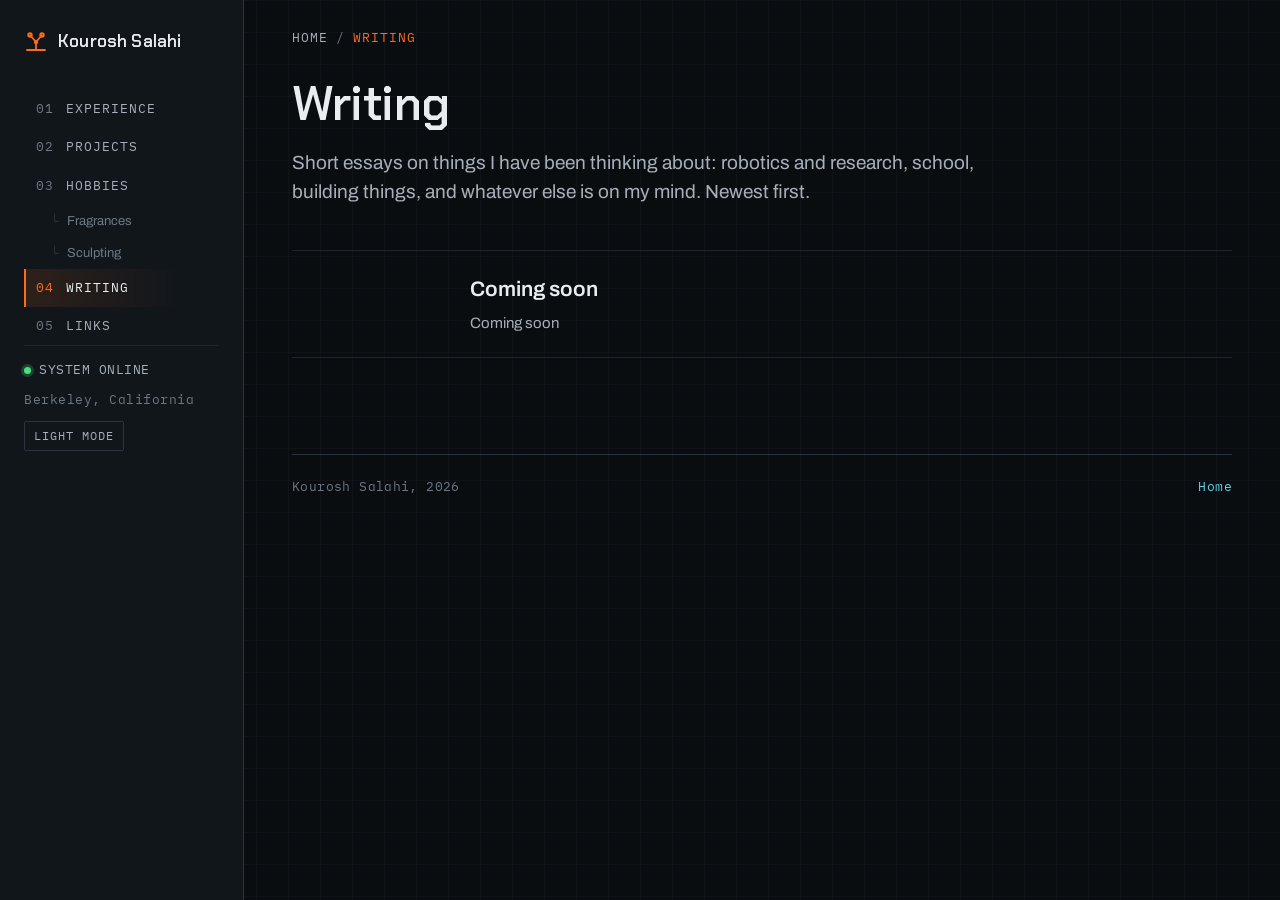
<file: writing/index.html>
<!doctype html>
<html lang="en">
<head>
  <meta charset="utf-8">
  <meta name="viewport" content="width=device-width, initial-scale=1">
  <title>Writing. Kourosh Salahi</title>
  <meta name="description" content="Short essays by Kourosh Salahi.">
  <link rel="icon" href="../assets/favicon.svg" type="image/svg+xml">
  <link rel="preconnect" href="https://fonts.googleapis.com">
  <link rel="preconnect" href="https://fonts.gstatic.com" crossorigin>
  <link href="https://fonts.googleapis.com/css2?family=Archivo:ital,wght@0,400..700;1,400..700&family=Chakra+Petch:wght@500;600;700&family=IBM+Plex+Mono:wght@400;500&display=swap" rel="stylesheet">
  <link rel="stylesheet" href="../assets/css/site.css">
</head>
<body>
<div class="shell">
  <aside class="sidebar">
    <div class="sidebar-inner">
      <a class="brand" href="../">
        <svg class="brand-mark" viewBox="0 0 24 24" aria-hidden="true"><path d="M3 21h18M12 21V13M12 13l6-7M12 13L6 6" fill="none" stroke="currentColor" stroke-width="1.8" stroke-linecap="round" stroke-linejoin="round"/><circle cx="12" cy="13" r="2.2" fill="currentColor"/><circle cx="18" cy="6" r="1.8" fill="none" stroke="currentColor" stroke-width="1.8"/><circle cx="6" cy="6" r="1.8" fill="none" stroke="currentColor" stroke-width="1.8"/></svg>
        Kourosh Salahi
      </a>
      <button class="nav-toggle" aria-expanded="false" aria-controls="nav">Menu</button>
      <nav class="nav" id="nav" aria-label="Sections">
        <ul>
          <li><a href="../#experience">Experience</a></li>
          <li><a href="../#projects">Projects</a></li>
          <li><a href="../#hobbies">Hobbies</a>
            <ul class="sub">
              <li><a href="../hobbies/fragrances/">Fragrances</a></li>
              <li><a href="../hobbies/sculpting/">Sculpting</a></li>
            </ul>
          </li>
          <li><a href="../writing/" class="current">Writing</a></li>
          <li><a href="../#links">Links</a></li>
        </ul>
        <div class="nav-foot"><span class="status">System online</span><span>Berkeley, California</span></div>
      </nav>
    </div>
  </aside>

  <main class="content">
    <div class="page">
      <nav class="crumbs" aria-label="Breadcrumb"><a href="../">Home</a><span class="sep">/</span><span>Writing</span></nav>

      <header class="article-head">
        <h1>Writing</h1>
        <p class="lede">Short essays on things I have been thinking about: robotics and research, school, building things, and whatever else is on my mind. Newest first.</p>
        
      </header>

      <!--
        HOW TO ADD AN ESSAY
        1. Copy the folder writing/first-essay/ to writing/<slug>/ and write the essay in its index.html.
        2. Add a <li> block here (newest first), and mirror it on the home page under #writing if you want it featured.
      -->
      <ul class="essays">
        <li>
          <div class="date"></div>
          <div>
            <div class="title">Coming soon</div>
          </div>
          <p class="blurb">Coming soon</p>
        </li>
      </ul>

      <footer class="foot">
        <span>Kourosh Salahi, 2026</span>
        <span><a href="../">Home</a></span>
      </footer>
    </div>
  </main>
</div>
<script src="../assets/js/site.js"></script>
</body>
</html>
</file>
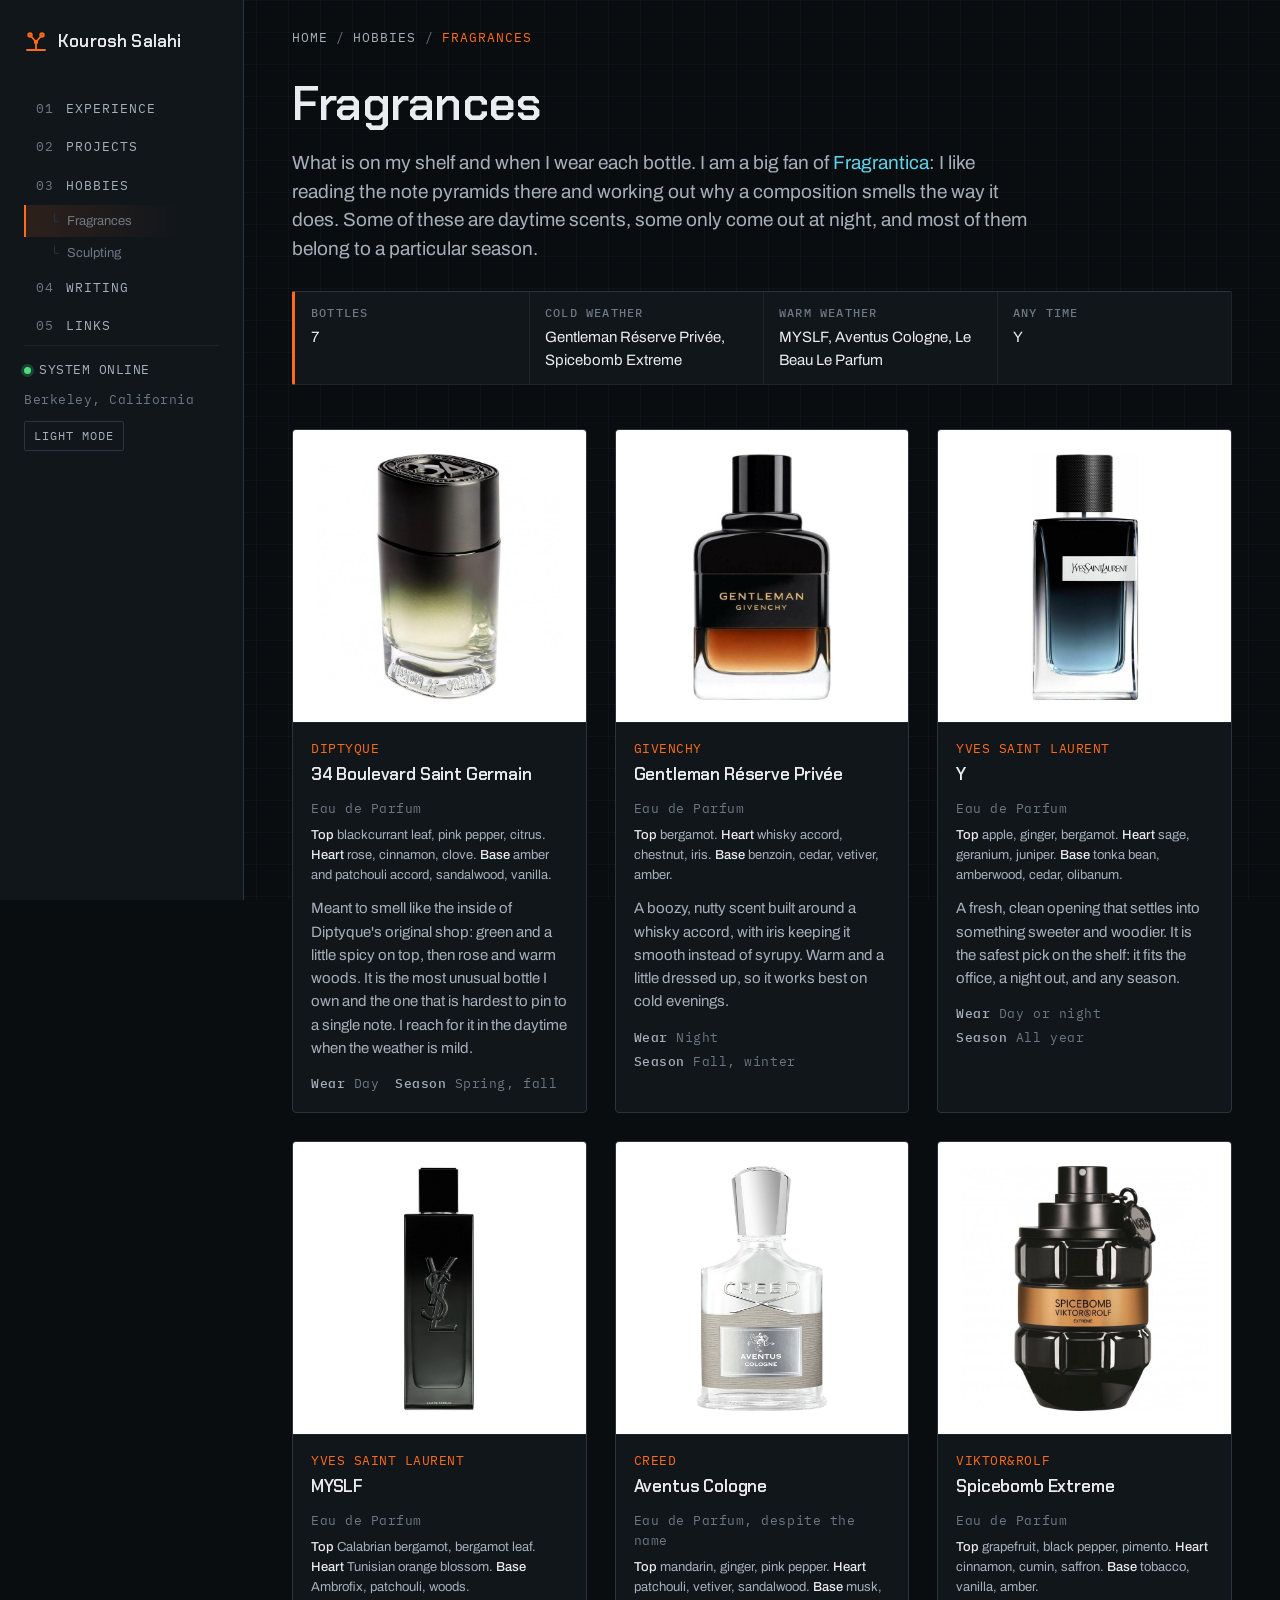
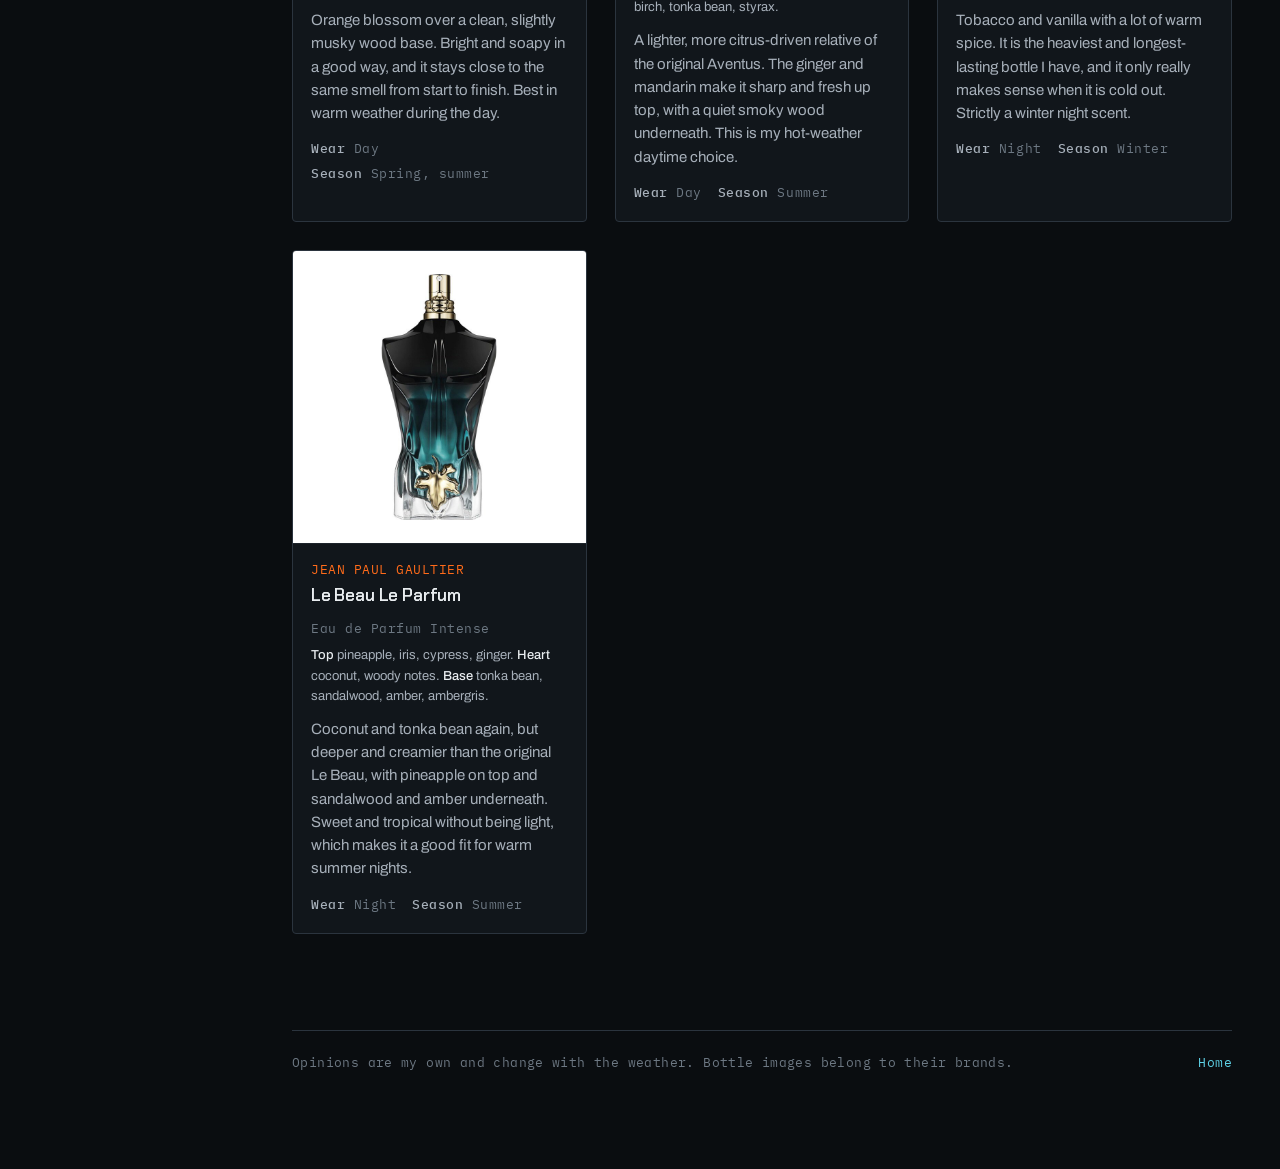
<file: hobbies/fragrances/index.html>
<!doctype html>
<html lang="en">
<head>
  <meta charset="utf-8">
  <meta name="viewport" content="width=device-width, initial-scale=1">
  <title>Fragrances. Kourosh Salahi</title>
  <meta name="description" content="The fragrances on Kourosh's shelf, with notes and opinions on each.">
  <link rel="icon" href="../../assets/favicon.svg" type="image/svg+xml">
  <link rel="preconnect" href="https://fonts.googleapis.com">
  <link rel="preconnect" href="https://fonts.gstatic.com" crossorigin>
  <link href="https://fonts.googleapis.com/css2?family=Archivo:ital,wght@0,400..700;1,400..700&family=Chakra+Petch:wght@500;600;700&family=IBM+Plex+Mono:wght@400;500&display=swap" rel="stylesheet">
  <link rel="stylesheet" href="../../assets/css/site.css">
</head>
<body>
<div class="shell">
  <aside class="sidebar">
    <div class="sidebar-inner">
      <a class="brand" href="../../">
        <svg class="brand-mark" viewBox="0 0 24 24" aria-hidden="true"><path d="M3 21h18M12 21V13M12 13l6-7M12 13L6 6" fill="none" stroke="currentColor" stroke-width="1.8" stroke-linecap="round" stroke-linejoin="round"/><circle cx="12" cy="13" r="2.2" fill="currentColor"/><circle cx="18" cy="6" r="1.8" fill="none" stroke="currentColor" stroke-width="1.8"/><circle cx="6" cy="6" r="1.8" fill="none" stroke="currentColor" stroke-width="1.8"/></svg>
        Kourosh Salahi
      </a>
      <button class="nav-toggle" aria-expanded="false" aria-controls="nav">Menu</button>
      <nav class="nav" id="nav" aria-label="Sections">
        <ul>
          <li><a href="../../#experience">Experience</a></li>
          <li><a href="../../#projects">Projects</a></li>
          <li><a href="../../#hobbies">Hobbies</a>
            <ul class="sub">
              <li><a href="../../hobbies/fragrances/" class="current">Fragrances</a></li>
              <li><a href="../../hobbies/sculpting/">Sculpting</a></li>
            </ul>
          </li>
          <li><a href="../../writing/">Writing</a></li>
          <li><a href="../../#links">Links</a></li>
        </ul>
        <div class="nav-foot"><span class="status">System online</span><span>Berkeley, California</span></div>
      </nav>
    </div>
  </aside>

  <main class="content">
    <div class="page">
      <nav class="crumbs" aria-label="Breadcrumb"><a href="../../">Home</a><span class="sep">/</span><a href="../../#hobbies">Hobbies</a><span class="sep">/</span><span>Fragrances</span></nav>

      <header class="article-head">
        <h1>Fragrances</h1>
        <p class="lede">What is on my shelf and when I wear each bottle. I am a big fan of <a href="https://www.fragrantica.com/" target="_blank" rel="noopener">Fragrantica</a>: I like reading the note pyramids there and working out why a composition smells the way it does. Some of these are daytime scents, some only come out at night, and most of them belong to a particular season.</p>
        <div class="meta"><span><b>Bottles</b> 7</span><span><b>Cold weather</b> Gentleman R&eacute;serve Priv&eacute;e, Spicebomb Extreme</span><span><b>Warm weather</b> MYSLF, Aventus Cologne, Le Beau Le Parfum</span><span><b>Any time</b> Y</span></div>
      </header>

      <!--
        HOW TO ADD OR CHANGE A FRAGRANCE
        New bottle: copy one <article class="bottle"> block, fill it in, and put its photo in hobbies/fragrances/media/.
        To use your own photo of a bottle, replace the file of the same name in media/. For a photo that is not on a
        white background, change class="photo product" to class="photo" so it fills the frame.
        The bottle images are product shots taken from Parfumo's listings and belong to the brands.
        The note lists are a draft from retailer and brand listings. Check them against Fragrantica.
      -->

      <div class="shelf">

        <article class="bottle">
          <div class="photo product">
            <img src="media/diptyque-34.jpg" alt="Bottle of Diptyque 34 Boulevard Saint Germain" loading="lazy" class="zoom" width="720" height="720">
          </div>
          <div class="info">
            <div class="house">Diptyque</div>
            <h3>34 Boulevard Saint Germain</h3>
            <div class="facts"><span>Eau de Parfum</span></div>
            <div class="notes"><b>Top</b> blackcurrant leaf, pink pepper, citrus. <b>Heart</b> rose, cinnamon, clove. <b>Base</b> amber and patchouli accord, sandalwood, vanilla.</div>
            <p class="take">Meant to smell like the inside of Diptyque's original shop: green and a little spicy on top, then rose and warm woods. It is the most unusual bottle I own and the one that is hardest to pin to a single note. I reach for it in the daytime when the weather is mild.</p>
            <div class="facts"><span><b>Wear</b> Day</span><span><b>Season</b> Spring, fall</span></div>
          </div>
        </article>

        <article class="bottle">
          <div class="photo product">
            <img src="media/gentleman-reserve-privee.jpg" alt="Bottle of Givenchy Gentleman R&eacute;serve Priv&eacute;e" loading="lazy" class="zoom" width="720" height="720">
          </div>
          <div class="info">
            <div class="house">Givenchy</div>
            <h3>Gentleman R&eacute;serve Priv&eacute;e</h3>
            <div class="facts"><span>Eau de Parfum</span></div>
            <div class="notes"><b>Top</b> bergamot. <b>Heart</b> whisky accord, chestnut, iris. <b>Base</b> benzoin, cedar, vetiver, amber.</div>
            <p class="take">A boozy, nutty scent built around a whisky accord, with iris keeping it smooth instead of syrupy. Warm and a little dressed up, so it works best on cold evenings.</p>
            <div class="facts"><span><b>Wear</b> Night</span><span><b>Season</b> Fall, winter</span></div>
          </div>
        </article>

        <article class="bottle">
          <div class="photo product">
            <img src="media/ysl-y.jpg" alt="Bottle of Yves Saint Laurent Y" loading="lazy" class="zoom" width="720" height="720">
          </div>
          <div class="info">
            <div class="house">Yves Saint Laurent</div>
            <h3>Y</h3>
            <div class="facts"><span>Eau de Parfum</span></div>
            <div class="notes"><b>Top</b> apple, ginger, bergamot. <b>Heart</b> sage, geranium, juniper. <b>Base</b> tonka bean, amberwood, cedar, olibanum.</div>
            <p class="take">A fresh, clean opening that settles into something sweeter and woodier. It is the safest pick on the shelf: it fits the office, a night out, and any season.</p>
            <div class="facts"><span><b>Wear</b> Day or night</span><span><b>Season</b> All year</span></div>
          </div>
        </article>

        <article class="bottle">
          <div class="photo product">
            <img src="media/ysl-myslf.jpg" alt="Bottle of Yves Saint Laurent MYSLF" loading="lazy" class="zoom" width="720" height="720">
          </div>
          <div class="info">
            <div class="house">Yves Saint Laurent</div>
            <h3>MYSLF</h3>
            <div class="facts"><span>Eau de Parfum</span></div>
            <div class="notes"><b>Top</b> Calabrian bergamot, bergamot leaf. <b>Heart</b> Tunisian orange blossom. <b>Base</b> Ambrofix, patchouli, woods.</div>
            <p class="take">Orange blossom over a clean, slightly musky wood base. Bright and soapy in a good way, and it stays close to the same smell from start to finish. Best in warm weather during the day.</p>
            <div class="facts"><span><b>Wear</b> Day</span><span><b>Season</b> Spring, summer</span></div>
          </div>
        </article>

        <article class="bottle">
          <div class="photo product">
            <img src="media/aventus-cologne.jpg" alt="Bottle of Creed Aventus Cologne" loading="lazy" class="zoom" width="720" height="720">
          </div>
          <div class="info">
            <div class="house">Creed</div>
            <h3>Aventus Cologne</h3>
            <div class="facts"><span>Eau de Parfum, despite the name</span></div>
            <div class="notes"><b>Top</b> mandarin, ginger, pink pepper. <b>Heart</b> patchouli, vetiver, sandalwood. <b>Base</b> musk, birch, tonka bean, styrax.</div>
            <p class="take">A lighter, more citrus-driven relative of the original Aventus. The ginger and mandarin make it sharp and fresh up top, with a quiet smoky wood underneath. This is my hot-weather daytime choice.</p>
            <div class="facts"><span><b>Wear</b> Day</span><span><b>Season</b> Summer</span></div>
          </div>
        </article>

        <article class="bottle">
          <div class="photo product">
            <img src="media/spicebomb-extreme.jpg" alt="Bottle of Viktor&amp;Rolf Spicebomb Extreme" loading="lazy" class="zoom" width="720" height="720">
          </div>
          <div class="info">
            <div class="house">Viktor&amp;Rolf</div>
            <h3>Spicebomb Extreme</h3>
            <div class="facts"><span>Eau de Parfum</span></div>
            <div class="notes"><b>Top</b> grapefruit, black pepper, pimento. <b>Heart</b> cinnamon, cumin, saffron. <b>Base</b> tobacco, vanilla, amber.</div>
            <p class="take">Tobacco and vanilla with a lot of warm spice. It is the heaviest and longest-lasting bottle I have, and it only really makes sense when it is cold out. Strictly a winter night scent.</p>
            <div class="facts"><span><b>Wear</b> Night</span><span><b>Season</b> Winter</span></div>
          </div>
        </article>

        <article class="bottle">
          <div class="photo product">
            <img src="media/jpg-le-beau.jpg" alt="Bottle of Jean Paul Gaultier Le Beau Le Parfum" loading="lazy" class="zoom" width="720" height="720">
          </div>
          <div class="info">
            <div class="house">Jean Paul Gaultier</div>
            <h3>Le Beau Le Parfum</h3>
            <div class="facts"><span>Eau de Parfum Intense</span></div>
            <div class="notes"><b>Top</b> pineapple, iris, cypress, ginger. <b>Heart</b> coconut, woody notes. <b>Base</b> tonka bean, sandalwood, amber, ambergris.</div>
            <p class="take">Coconut and tonka bean again, but deeper and creamier than the original Le Beau, with pineapple on top and sandalwood and amber underneath. Sweet and tropical without being light, which makes it a good fit for warm summer nights.</p>
            <div class="facts"><span><b>Wear</b> Night</span><span><b>Season</b> Summer</span></div>
          </div>
        </article>

      </div>

      <footer class="foot">
        <span>Opinions are my own and change with the weather. Bottle images belong to their brands.</span>
        <span><a href="../../">Home</a></span>
      </footer>
    </div>
  </main>
</div>
<script src="../../assets/js/site.js"></script>
</body>
</html>
</file>
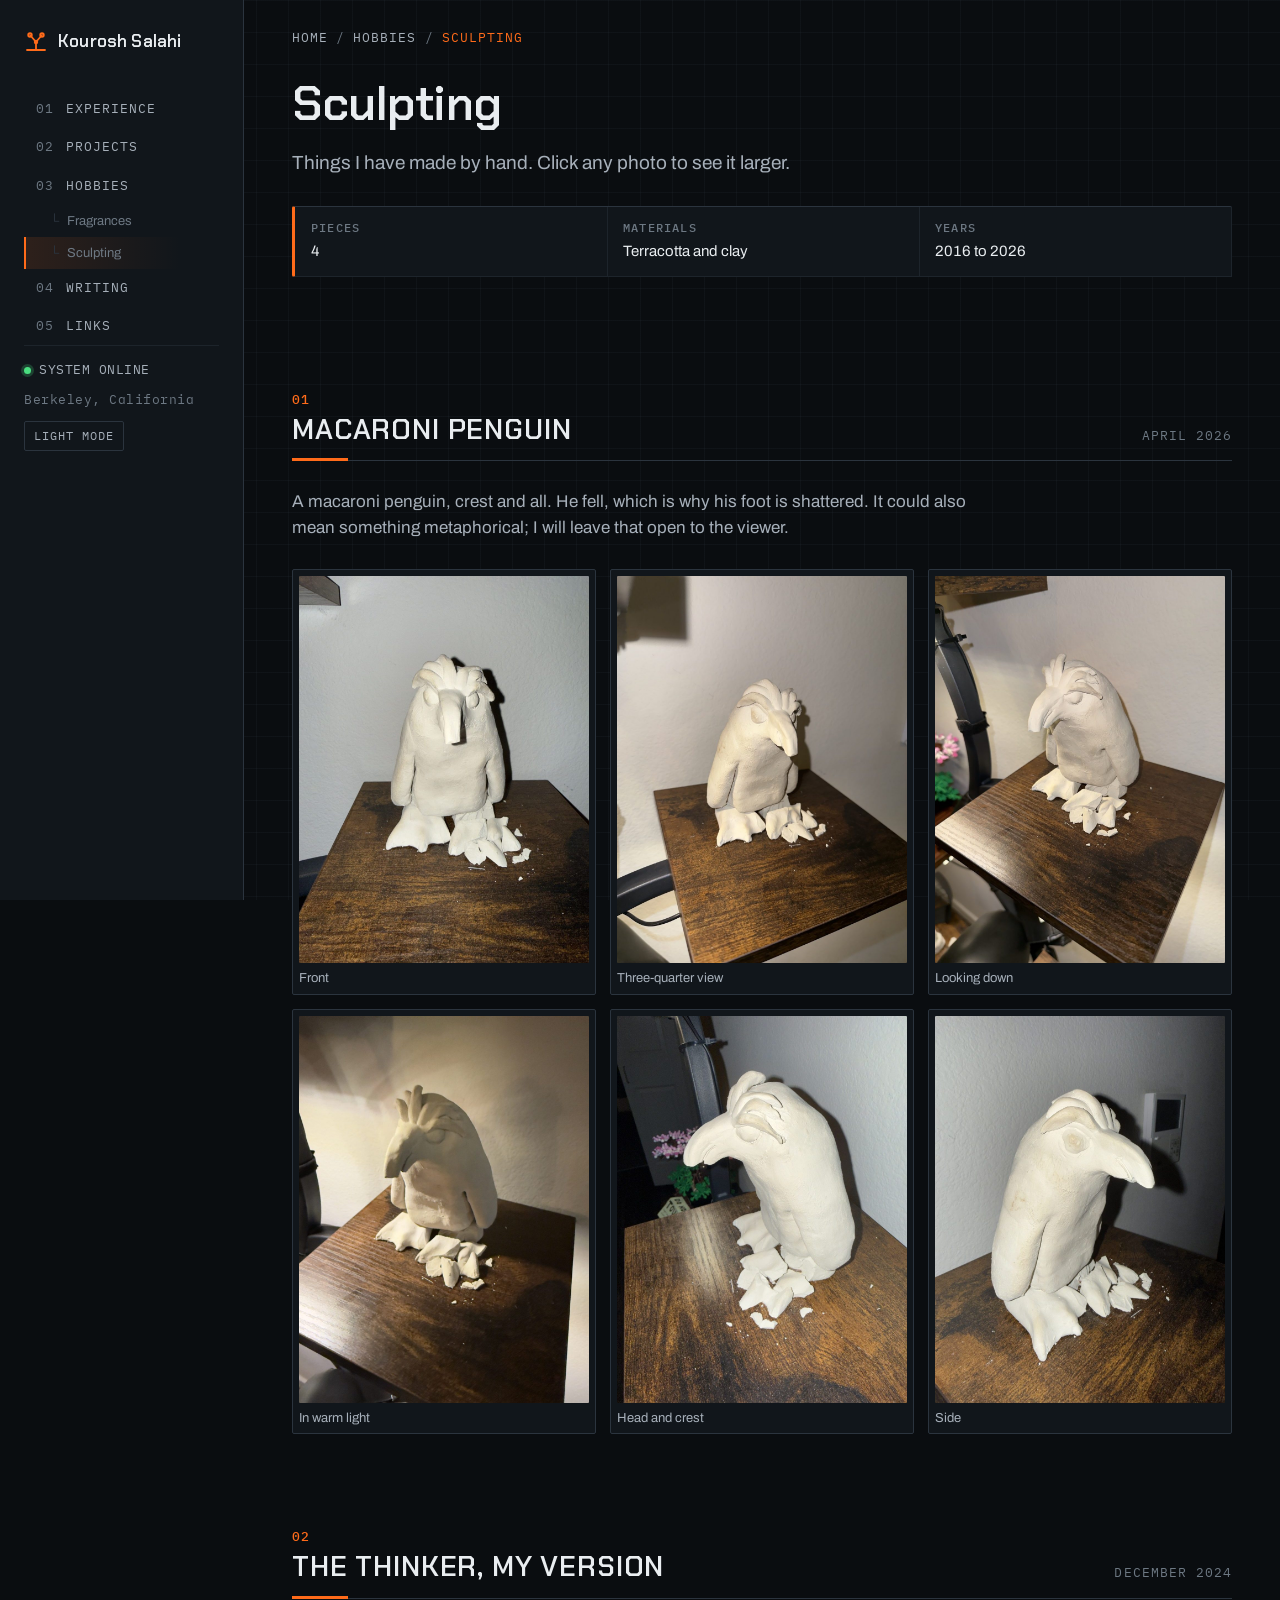
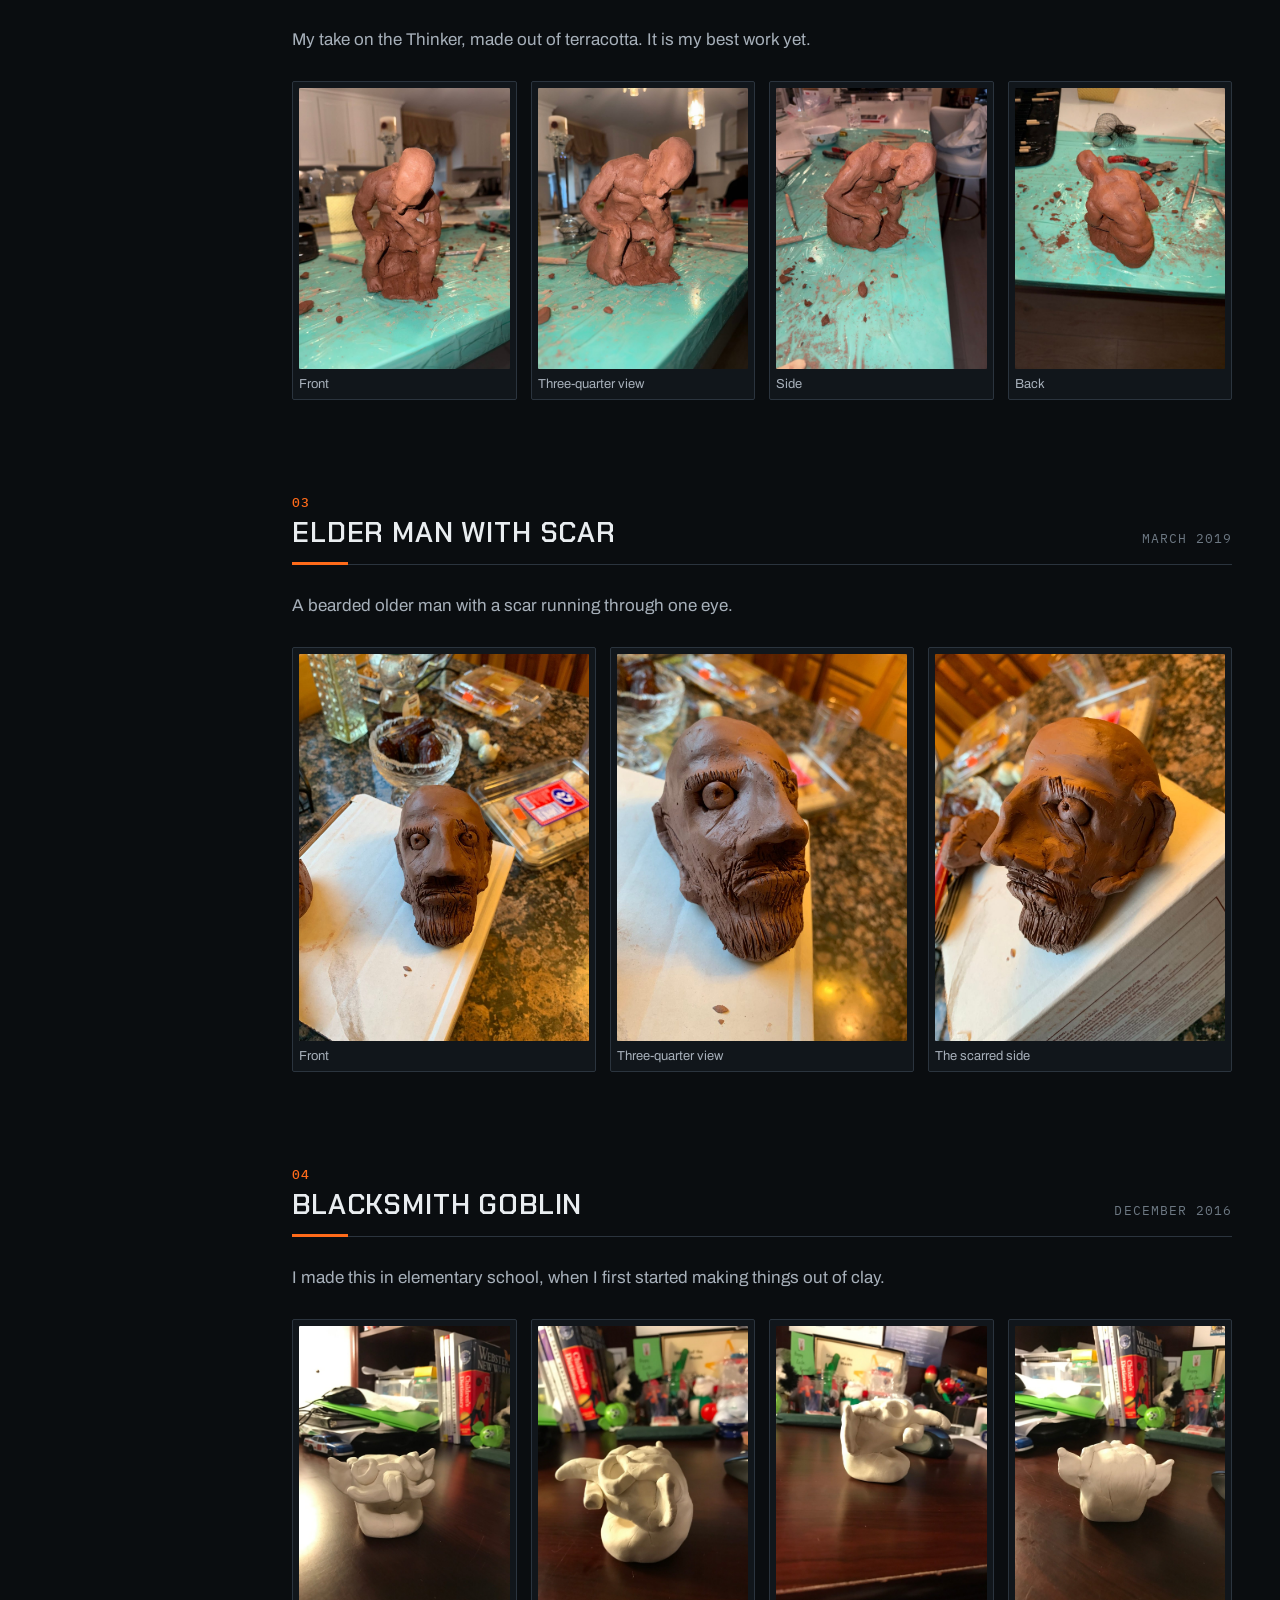
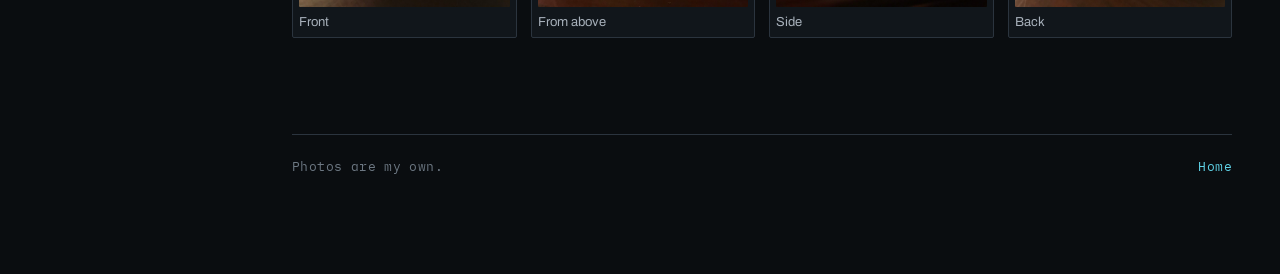
<file: hobbies/sculpting/index.html>
<!doctype html>
<html lang="en">
<head>
  <meta charset="utf-8">
  <meta name="viewport" content="width=device-width, initial-scale=1">
  <title>Sculpting. Kourosh Salahi</title>
  <meta name="description" content="A gallery of things Kourosh has sculpted.">
  <link rel="icon" href="../../assets/favicon.svg" type="image/svg+xml">
  <link rel="preconnect" href="https://fonts.googleapis.com">
  <link rel="preconnect" href="https://fonts.gstatic.com" crossorigin>
  <link href="https://fonts.googleapis.com/css2?family=Archivo:ital,wght@0,400..700;1,400..700&family=Chakra+Petch:wght@500;600;700&family=IBM+Plex+Mono:wght@400;500&display=swap" rel="stylesheet">
  <link rel="stylesheet" href="../../assets/css/site.css">
</head>
<body>
<div class="shell">
  <aside class="sidebar">
    <div class="sidebar-inner">
      <a class="brand" href="../../">
        <svg class="brand-mark" viewBox="0 0 24 24" aria-hidden="true"><path d="M3 21h18M12 21V13M12 13l6-7M12 13L6 6" fill="none" stroke="currentColor" stroke-width="1.8" stroke-linecap="round" stroke-linejoin="round"/><circle cx="12" cy="13" r="2.2" fill="currentColor"/><circle cx="18" cy="6" r="1.8" fill="none" stroke="currentColor" stroke-width="1.8"/><circle cx="6" cy="6" r="1.8" fill="none" stroke="currentColor" stroke-width="1.8"/></svg>
        Kourosh Salahi
      </a>
      <button class="nav-toggle" aria-expanded="false" aria-controls="nav">Menu</button>
      <nav class="nav" id="nav" aria-label="Sections">
        <ul>
          <li><a href="../../#experience">Experience</a></li>
          <li><a href="../../#projects">Projects</a></li>
          <li><a href="../../#hobbies">Hobbies</a>
            <ul class="sub">
              <li><a href="../../hobbies/fragrances/">Fragrances</a></li>
              <li><a href="../../hobbies/sculpting/" class="current">Sculpting</a></li>
            </ul>
          </li>
          <li><a href="../../writing/">Writing</a></li>
          <li><a href="../../#links">Links</a></li>
        </ul>
        <div class="nav-foot"><span class="status">System online</span><span>Berkeley, California</span></div>
      </nav>
    </div>
  </aside>

  <main class="content">
    <div class="page">
      <nav class="crumbs" aria-label="Breadcrumb"><a href="../../">Home</a><span class="sep">/</span><a href="../../#hobbies">Hobbies</a><span class="sep">/</span><span>Sculpting</span></nav>

      <header class="article-head">
        <h1>Sculpting</h1>
        <p class="lede">Things I have made by hand. Click any photo to see it larger.</p>
        <div class="meta"><span><b>Pieces</b> 4</span><span><b>Materials</b> Terracotta and clay</span><span><b>Years</b> 2016 to 2026</span></div>
      </header>

      <!--
        HOW TO ADD A PIECE
        1. Drop the photos in hobbies/sculpting/media/.
        2. Copy one <section class="section"> block below, change the title, date and blurb,
           and point each <figure> at a photo. Use cols-3 or cols-4 on the grid to suit the number of photos.
      -->

      <section class="section" id="penguin">
        <div class="section-head">
          <h2>Macaroni Penguin</h2>
          <span class="count">April 2026</span>
        </div>
        <p class="section-intro">A macaroni penguin, crest and all. He fell, which is why his foot is shattered. It could also mean something metaphorical; I will leave that open to the viewer.</p>
        <div class="grid cols-3">
          <figure><img class="zoom" src="media/penguin-4.jpg" alt="White clay penguin with a crest, seen from the front" loading="lazy" width="1050" height="1400"><figcaption>Front</figcaption></figure>
          <figure><img class="zoom" src="media/penguin-3.jpg" alt="White clay penguin, three-quarter view" loading="lazy" width="1050" height="1400"><figcaption>Three-quarter view</figcaption></figure>
          <figure><img class="zoom" src="media/penguin-2.jpg" alt="White clay penguin looking down" loading="lazy" width="1050" height="1400"><figcaption>Looking down</figcaption></figure>
          <figure><img class="zoom" src="media/penguin-1.jpg" alt="White clay penguin in warm light" loading="lazy" width="1050" height="1400"><figcaption>In warm light</figcaption></figure>
          <figure><img class="zoom" src="media/penguin-5.jpg" alt="White clay penguin, close view of the head and crest" loading="lazy" width="1050" height="1400"><figcaption>Head and crest</figcaption></figure>
          <figure><img class="zoom" src="media/penguin-6.jpg" alt="White clay penguin, seen from the side" loading="lazy" width="1050" height="1400"><figcaption>Side</figcaption></figure>
        </div>
      </section>

      <section class="section" id="thinker">
        <div class="section-head">
          <h2>The Thinker, my version</h2>
          <span class="count">December 2024</span>
        </div>
        <p class="section-intro">My take on the Thinker, made out of terracotta. It is my best work yet.</p>
        <div class="grid cols-4">
          <figure><img class="zoom" src="media/thinker-1.jpg" alt="Terracotta seated figure with chin on hand, seen from the front" loading="lazy" width="1050" height="1400"><figcaption>Front</figcaption></figure>
          <figure><img class="zoom" src="media/thinker-2.jpg" alt="Terracotta seated figure, three-quarter view" loading="lazy" width="1050" height="1400"><figcaption>Three-quarter view</figcaption></figure>
          <figure><img class="zoom" src="media/thinker-3.jpg" alt="Terracotta seated figure, seen from the side" loading="lazy" width="1050" height="1400"><figcaption>Side</figcaption></figure>
          <figure><img class="zoom" src="media/thinker-4.jpg" alt="Terracotta seated figure, seen from behind" loading="lazy" width="1050" height="1400"><figcaption>Back</figcaption></figure>
        </div>
      </section>

      <section class="section" id="elder">
        <div class="section-head">
          <h2>Elder Man with Scar</h2>
          <span class="count">March 2019</span>
        </div>
        <p class="section-intro">A bearded older man with a scar running through one eye.</p>
        <div class="grid cols-3">
          <figure><img class="zoom" src="media/elder-1.jpg" alt="Clay head of a bearded older man, seen from the front" loading="lazy" width="1050" height="1400"><figcaption>Front</figcaption></figure>
          <figure><img class="zoom" src="media/elder-2.jpg" alt="Clay head of a bearded older man, three-quarter view" loading="lazy" width="1050" height="1400"><figcaption>Three-quarter view</figcaption></figure>
          <figure><img class="zoom" src="media/elder-3.jpg" alt="Clay head of a bearded older man, scarred side" loading="lazy" width="1050" height="1400"><figcaption>The scarred side</figcaption></figure>
        </div>
      </section>

      <section class="section" id="goblin">
        <div class="section-head">
          <h2>Blacksmith Goblin</h2>
          <span class="count">December 2016</span>
        </div>
        <p class="section-intro">I made this in elementary school, when I first started making things out of clay.</p>
        <div class="grid cols-4">
          <figure><img class="zoom" src="media/goblin-1.jpg" alt="White clay goblin head with goggles and a moustache, seen from the front" loading="lazy" width="1050" height="1400"><figcaption>Front</figcaption></figure>
          <figure><img class="zoom" src="media/goblin-2.jpg" alt="White clay goblin head, seen from above and to the side" loading="lazy" width="1050" height="1400"><figcaption>From above</figcaption></figure>
          <figure><img class="zoom" src="media/goblin-3.jpg" alt="White clay goblin head, seen from the side" loading="lazy" width="1050" height="1400"><figcaption>Side</figcaption></figure>
          <figure><img class="zoom" src="media/goblin-4.jpg" alt="White clay goblin head, seen from behind" loading="lazy" width="1050" height="1400"><figcaption>Back</figcaption></figure>
        </div>
      </section>

      <footer class="foot">
        <span>Photos are my own.</span>
        <span><a href="../../">Home</a></span>
      </footer>
    </div>
  </main>
</div>
<script src="../../assets/js/site.js"></script>
</body>
</html>
</file>
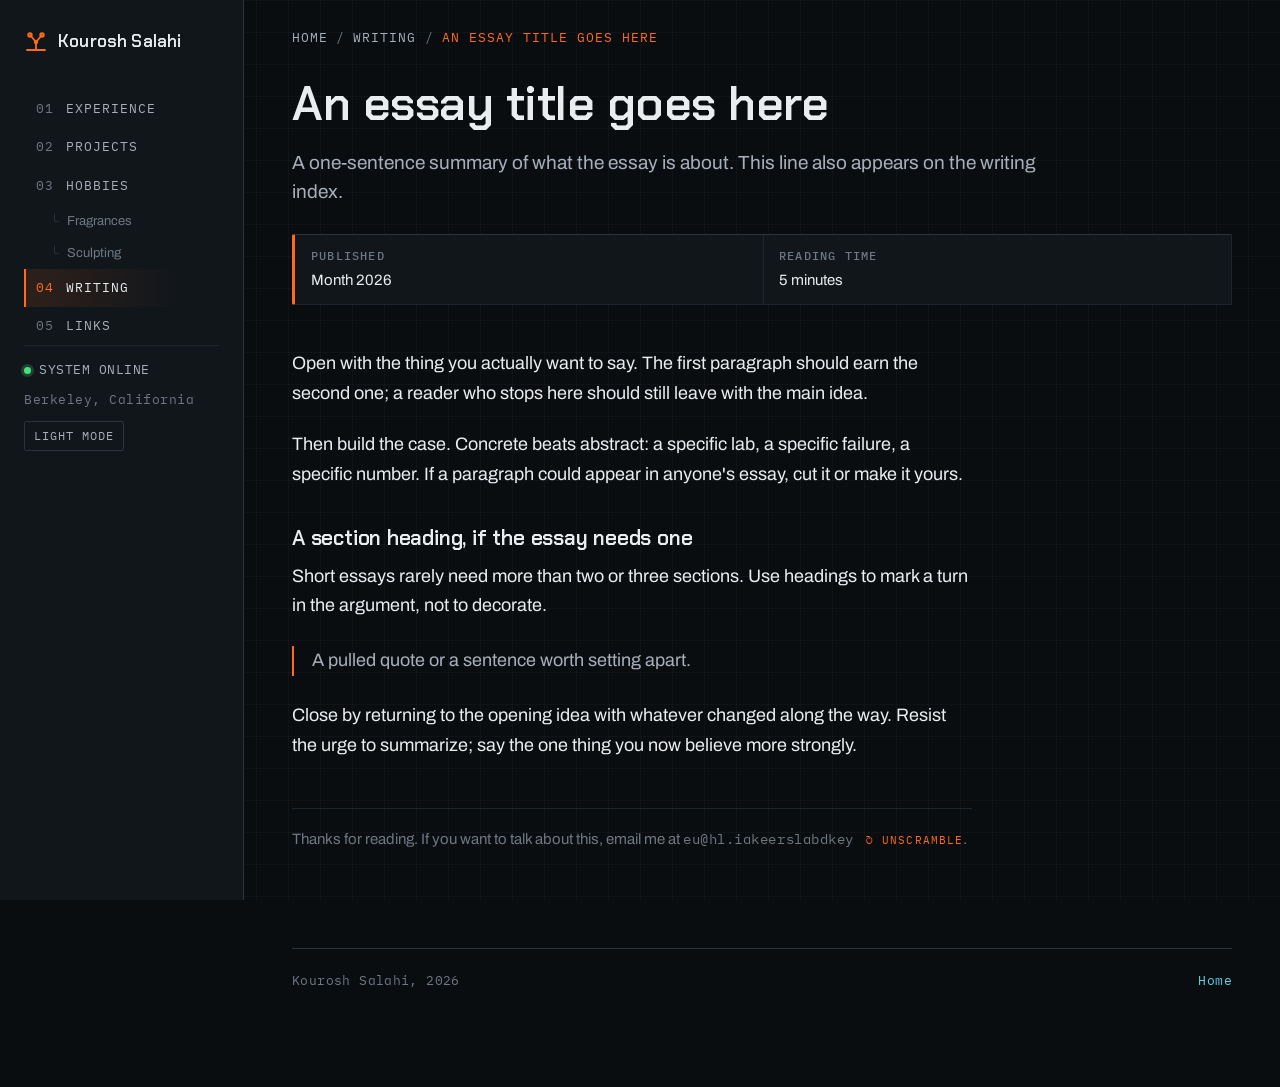
<file: writing/first-essay/index.html>
<!doctype html>
<html lang="en">
<head>
  <meta charset="utf-8">
  <meta name="viewport" content="width=device-width, initial-scale=1">
  <title>An essay title goes here. Kourosh Salahi</title>
  <meta name="description" content="A one-sentence summary of the essay.">
  <link rel="icon" href="../../assets/favicon.svg" type="image/svg+xml">
  <link rel="preconnect" href="https://fonts.googleapis.com">
  <link rel="preconnect" href="https://fonts.gstatic.com" crossorigin>
  <link href="https://fonts.googleapis.com/css2?family=Archivo:ital,wght@0,400..700;1,400..700&family=Chakra+Petch:wght@500;600;700&family=IBM+Plex+Mono:wght@400;500&display=swap" rel="stylesheet">
  <link rel="stylesheet" href="../../assets/css/site.css">
</head>
<body>
<div class="shell">
  <aside class="sidebar">
    <div class="sidebar-inner">
      <a class="brand" href="../../">
        <svg class="brand-mark" viewBox="0 0 24 24" aria-hidden="true"><path d="M3 21h18M12 21V13M12 13l6-7M12 13L6 6" fill="none" stroke="currentColor" stroke-width="1.8" stroke-linecap="round" stroke-linejoin="round"/><circle cx="12" cy="13" r="2.2" fill="currentColor"/><circle cx="18" cy="6" r="1.8" fill="none" stroke="currentColor" stroke-width="1.8"/><circle cx="6" cy="6" r="1.8" fill="none" stroke="currentColor" stroke-width="1.8"/></svg>
        Kourosh Salahi
      </a>
      <button class="nav-toggle" aria-expanded="false" aria-controls="nav">Menu</button>
      <nav class="nav" id="nav" aria-label="Sections">
        <ul>
          <li><a href="../../#experience">Experience</a></li>
          <li><a href="../../#projects">Projects</a></li>
          <li><a href="../../#hobbies">Hobbies</a>
            <ul class="sub">
              <li><a href="../../hobbies/fragrances/">Fragrances</a></li>
              <li><a href="../../hobbies/sculpting/">Sculpting</a></li>
            </ul>
          </li>
          <li><a href="../../writing/" class="current">Writing</a></li>
          <li><a href="../../#links">Links</a></li>
        </ul>
        <div class="nav-foot"><span class="status">System online</span><span>Berkeley, California</span></div>
      </nav>
    </div>
  </aside>

  <main class="content">
    <div class="page">
      <nav class="crumbs" aria-label="Breadcrumb"><a href="../../">Home</a><span class="sep">/</span><a href="../">Writing</a><span class="sep">/</span><span>An essay title goes here</span></nav>

      <header class="article-head">
        <h1>An essay title goes here</h1>
        <p class="lede">A one-sentence summary of what the essay is about. This line also appears on the writing index.</p>
        <div class="meta"><span><b>Published</b> Month 2026</span><span><b>Reading time</b> 5 minutes</span></div>
      </header>

      <!--
        ESSAY TEMPLATE. Write in plain <p> paragraphs. Use <h2> for section breaks,
        <blockquote> for pulled quotes, and <em> for emphasis. Keep paragraphs short.
      -->
      <article class="essay">
        <p>Open with the thing you actually want to say. The first paragraph should earn the second one; a reader who stops here should still leave with the main idea.</p>
        <p>Then build the case. Concrete beats abstract: a specific lab, a specific failure, a specific number. If a paragraph could appear in anyone's essay, cut it or make it yours.</p>
        <h2>A section heading, if the essay needs one</h2>
        <p>Short essays rarely need more than two or three sections. Use headings to mark a turn in the argument, not to decorate.</p>
        <blockquote>A pulled quote or a sentence worth setting apart.</blockquote>
        <p>Close by returning to the opening idea with whatever changed along the way. Resist the urge to summarize; say the one thing you now believe more strongly.</p>
        <p class="end">Thanks for reading. If you want to talk about this, email me at <a class="email" href="#" data-u="ksalahi" data-h="berkeley" data-t="edu"><span class="email-chars">eykd@iulekeh.blasear</span></a>.</p>
      </article>

      <footer class="foot">
        <span>Kourosh Salahi, 2026</span>
        <span><a href="../../">Home</a></span>
      </footer>
    </div>
  </main>
</div>
<script src="../../assets/js/site.js"></script>
</body>
</html>
</file>
<file: assets/css/site.css>
/* ============================================================
   kourosh-salahi.github.io
   One stylesheet for every page. Edit tokens at the top.
   Theme: robot control room. Dark graphite, signal orange for
   anything live, cyan for telemetry. Light theme via the toggle
   in the sidebar (sets data-theme="light" on <html>).
   ============================================================ */

:root {
  color-scheme: dark;
  --paper: #0a0d10;
  --surface: #11161b;
  --surface-2: #192027;
  --ink: #e9edf0;
  --ink-2: #a7b0ba;
  --ink-3: #6d7883;
  --line: #2b343e;
  --line-soft: #1d242b;
  --grid: rgba(120, 140, 160, 0.055);
  --signal: #ff6b1a;
  --signal-ink: #0a0d10;
  --signal-soft: rgba(255, 107, 26, 0.12);
  --steel: #5fd3e8;
  --ok: #4ade80;
  --focus: #5fd3e8;

  /* Type */
  --font-display: "Chakra Petch", "Archivo", "Helvetica Neue", Arial, sans-serif;
  --font-sans: "Archivo", "Helvetica Neue", Arial, sans-serif;
  --font-mono: "IBM Plex Mono", ui-monospace, SFMono-Regular, Menlo, monospace;

  /* Scale */
  --fs-0: 0.8125rem;
  --fs-1: 0.9375rem;
  --fs-2: 1.0625rem;
  --fs-3: 1.3125rem;
  --fs-4: 1.75rem;
  --fs-5: 2.375rem;
  --fs-6: clamp(2.6rem, 5.4vw, 4.25rem);

  /* Layout */
  --sidebar: 244px;
  --content: 1100px;
  --prose: 68ch;
  --gutter: clamp(16px, 4vw, 48px);
  --r-sm: 2px;
  --r-md: 4px;
}

:root[data-theme="light"] {
  color-scheme: light;
  --paper: #eceef0;
  --surface: #f8f9fa;
  --surface-2: #e1e5e9;
  --ink: #12161a;
  --ink-2: #454d56;
  --ink-3: #727b85;
  --line: #bfc6ce;
  --line-soft: #d6dbe0;
  --grid: rgba(20, 30, 40, 0.05);
  --signal: #d9480f;
  --signal-ink: #ffffff;
  --signal-soft: rgba(217, 72, 15, 0.1);
  --steel: #0b6b82;
  --ok: #1f7a3a;
  --focus: #0b6b82;
}

/* ---------- Reset ---------- */
*, *::before, *::after { box-sizing: border-box; }
html { -webkit-text-size-adjust: 100%; scroll-behavior: smooth; }
@media (prefers-reduced-motion: reduce) { html { scroll-behavior: auto; } }
body {
  margin: 0;
  background: var(--paper);
  color: var(--ink);
  font-family: var(--font-sans);
  font-size: var(--fs-2);
  line-height: 1.55;
  font-feature-settings: "tnum" 1, "ss01" 1;
}
img, video { max-width: 100%; height: auto; display: block; }
a { color: var(--steel); text-decoration: none; }
a:hover { text-decoration: underline; text-underline-offset: 3px; }
:focus-visible { outline: 2px solid var(--focus); outline-offset: 3px; }
code, pre, kbd { font-family: var(--font-mono); font-size: 0.86em; }
pre {
  background: var(--surface-2);
  border: 1px solid var(--line-soft);
  border-radius: var(--r-md);
  padding: 14px 16px;
  overflow-x: auto;
  line-height: 1.5;
}
code { background: var(--surface-2); padding: 1px 5px; border-radius: var(--r-sm); }
pre code { background: none; padding: 0; }
hr { border: 0; border-top: 1px solid var(--line); margin: 32px 0; }
table { border-collapse: collapse; width: 100%; font-size: var(--fs-1); }
th, td { text-align: left; padding: 8px 10px; border-bottom: 1px solid var(--line-soft); vertical-align: top; }
th { color: var(--ink-2); font-weight: 500; }
ul, ol { padding-left: 1.3em; }
li + li { margin-top: 4px; }
figure { margin: 0; }
figcaption { font-size: var(--fs-0); color: var(--ink-2); margin-top: 6px; line-height: 1.45; }
h1, h2, h3, h4 { margin: 0; line-height: 1.15; font-weight: 600; font-family: var(--font-display); letter-spacing: -0.01em; text-wrap: balance; }
h1 { font-size: var(--fs-6); letter-spacing: -0.01em; }
h2 { font-size: var(--fs-4); }
h3 { font-size: var(--fs-3); }
h4 { font-size: var(--fs-2); }
p { margin: 0 0 1em; }
.muted { color: var(--ink-2); }
.small { font-size: var(--fs-1); }
.mono { font-family: var(--font-mono); font-size: 0.9em; }
.visually-hidden { position: absolute; width: 1px; height: 1px; overflow: hidden; clip: rect(0 0 0 0); white-space: nowrap; }

/* ---------- Shell: sidebar + content ---------- */
.shell { display: grid; grid-template-columns: 1fr; min-height: 100vh; }
.sidebar {
  position: sticky; top: 0; z-index: 30;
  background: var(--paper);
  border-bottom: 1px solid var(--line);
}
.sidebar-inner { display: flex; align-items: center; justify-content: space-between; padding: 14px var(--gutter); gap: 16px; }
.brand { display: inline-flex; align-items: center; gap: 10px; color: var(--ink); font-weight: 600; }
.brand:hover { text-decoration: none; }
.brand-mark { width: 22px; height: 22px; flex: none; }
.nav-toggle {
  appearance: none; background: none; border: 1px solid var(--line); border-radius: var(--r-sm);
  color: var(--ink); padding: 6px 10px; font: inherit; font-size: var(--fs-1); cursor: pointer;
}
.nav { display: none; }
.nav.open { display: block; position: absolute; left: 0; right: 0; top: 100%; background: var(--paper); border-bottom: 1px solid var(--line); padding: 8px var(--gutter) 16px; }
.nav ul { list-style: none; margin: 0; padding: 0; }
.nav li { margin: 0; }
.nav a { display: block; padding: 7px 0; color: var(--ink-2); font-size: var(--fs-1); border-left: 2px solid transparent; }
.nav a:hover { color: var(--ink); text-decoration: none; }
.nav a.current, .nav a[aria-current="true"] { color: var(--ink); border-left-color: var(--signal); padding-left: 10px; }
.nav .sub a { padding-left: 16px; font-size: var(--fs-0); }
.nav .sub a.current { padding-left: 24px; }
.nav-foot { margin-top: 14px; padding-top: 14px; border-top: 1px solid var(--line-soft); color: var(--ink-3); font-size: var(--fs-0); }

.content { min-width: 0; }
.page { max-width: var(--content); margin: 0 auto; padding: 0 var(--gutter) 96px; }

@media (min-width: 1024px) {
  .shell { grid-template-columns: var(--sidebar) 1fr; }
  .sidebar { height: 100vh; border-bottom: 0; border-right: 1px solid var(--line); }
  .sidebar-inner { flex-direction: column; align-items: stretch; height: 100%; padding: 28px 24px; gap: 0; }
  .nav-toggle { display: none; }
  .nav { display: block; margin-top: 36px; flex: 1; }
  .nav.open { position: static; border: 0; padding: 0; }
  .nav a { padding: 6px 0 6px 10px; }
  .nav a.current { padding-left: 10px; }
  .nav .sub a { padding-left: 24px; }
  .nav .sub a.current { padding-left: 24px; }
  .nav-foot { margin-top: auto; }
}

/* ---------- Sections ---------- */
.section { padding-top: 72px; scroll-margin-top: 24px; }
.section-head {
  display: flex; align-items: baseline; justify-content: space-between; gap: 16px;
  padding-bottom: 14px; margin-bottom: 28px; border-bottom: 1px solid var(--line);
}
.section-head .count { color: var(--ink-3); font-size: var(--fs-1); white-space: nowrap; }
.section-intro { max-width: var(--prose); color: var(--ink-2); margin-bottom: 28px; }

/* ---------- Hero ---------- */
.hero { padding-top: clamp(40px, 7vw, 88px); display: grid; grid-template-columns: 1fr; gap: 40px; align-items: center; }
.hero-text p.lede { font-size: var(--fs-3); line-height: 1.4; max-width: 34ch; margin: 22px 0 0; color: var(--ink); }
.hero-text p.sub { max-width: 54ch; color: var(--ink-2); margin: 14px 0 0; }
.hero-meta { display: flex; flex-wrap: wrap; gap: 10px 22px; margin-top: 26px; font-size: var(--fs-1); color: var(--ink-2); }
.hero-meta a { color: var(--ink); border-bottom: 1px solid var(--line); }
.hero-meta a:hover { text-decoration: none; border-bottom-color: var(--ink); }
.hero-figure { position: relative; }
.hero-figure svg { width: 100%; height: auto; display: block; }
.hero-figure .photo {
  position: absolute; right: 6%; bottom: 8%; width: 30%; max-width: 150px; aspect-ratio: 1;
  border-radius: 50%; object-fit: cover; border: 3px solid var(--paper); box-shadow: 0 0 0 1px var(--line);
}
@media (min-width: 760px) {
  .hero { grid-template-columns: minmax(0, 1.05fr) minmax(0, 1fr); }
}

/* ---------- Experience timeline ---------- */
.timeline { list-style: none; margin: 0; padding: 0; }
.timeline > li {
  display: grid; grid-template-columns: 1fr; gap: 6px 28px;
  padding: 22px 0; border-bottom: 1px solid var(--line-soft); margin: 0;
}
.timeline .when { color: var(--ink-3); font-size: var(--fs-1); white-space: nowrap; padding-top: 3px; }
.timeline .who { font-weight: 600; }
.timeline .role { color: var(--ink-2); }
.timeline .what { margin: 8px 0 0; max-width: var(--prose); color: var(--ink-2); font-size: var(--fs-1); }
.timeline .what li + li { margin-top: 3px; }
@media (min-width: 640px) {
  .timeline > li { grid-template-columns: 150px 1fr; }
}
.edu { display: grid; grid-template-columns: 1fr; gap: 20px; margin-top: 36px; }
@media (min-width: 760px) { .edu { grid-template-columns: 1fr 1fr; } }
.edu-block h3 { font-size: var(--fs-2); margin-bottom: 6px; }
.edu-block p { color: var(--ink-2); font-size: var(--fs-1); margin: 0 0 6px; }
.chips { display: flex; flex-wrap: wrap; gap: 6px; margin: 0; padding: 0; list-style: none; }
.chips li { margin: 0; font-size: var(--fs-0); color: var(--ink-2); border: 1px solid var(--line); border-radius: 999px; padding: 2px 9px; }

/* ---------- Project cards ---------- */
.cards { display: grid; grid-template-columns: 1fr; gap: 20px; }
@media (min-width: 640px) { .cards { grid-template-columns: repeat(2, 1fr); } }
@media (min-width: 1180px) { .cards { grid-template-columns: repeat(3, 1fr); } }
.card {
  display: flex; flex-direction: column;
  background: var(--surface); border: 1px solid var(--line); border-radius: var(--r-md);
  color: inherit; overflow: hidden;
}
.card:hover { text-decoration: none; border-color: var(--ink-3); }
.card .thumb { aspect-ratio: 4 / 3; overflow: hidden; background: var(--surface-2); border-bottom: 1px solid var(--line-soft); }
.card .thumb img { width: 100%; height: 100%; object-fit: cover; }
.card .thumb.pixel img { image-rendering: pixelated; }
.card .body { padding: 16px 18px 18px; display: flex; flex-direction: column; gap: 8px; flex: 1; }
.card .course { font-size: var(--fs-0); color: var(--ink-3); }
.card h3 { font-size: var(--fs-2); }
.card p { margin: 0; color: var(--ink-2); font-size: var(--fs-1); flex: 1; }
.card .tags { display: flex; flex-wrap: wrap; gap: 6px; margin-top: 6px; }
.card .tags span { font-size: var(--fs-0); color: var(--ink-3); }
.card .tags span + span::before { content: "/"; margin-right: 6px; color: var(--line); }

.list-plain { list-style: none; margin: 0; padding: 0; border-top: 1px solid var(--line-soft); }
.list-plain > li { margin: 0; padding: 18px 0; border-bottom: 1px solid var(--line-soft); display: grid; grid-template-columns: 1fr; gap: 4px 28px; }
.list-plain .title { font-weight: 600; }
.list-plain .desc { color: var(--ink-2); font-size: var(--fs-1); max-width: var(--prose); }
.list-plain .aside { color: var(--ink-3); font-size: var(--fs-1); }
@media (min-width: 640px) { .list-plain > li { grid-template-columns: 150px 1fr; } .list-plain .desc { grid-column: 2; } }

/* ---------- Hobby tiles ---------- */
.tiles { display: grid; grid-template-columns: 1fr; gap: 20px; }
@media (min-width: 760px) { .tiles { grid-template-columns: 1fr 1fr; } }
.tile {
  position: relative; display: block; color: inherit; background: var(--surface);
  border: 1px solid var(--line); border-radius: var(--r-md); padding: 26px 26px 24px; min-height: 220px;
}
.tile:hover { text-decoration: none; border-color: var(--ink-3); }
.tile h3 { font-size: var(--fs-3); margin-bottom: 8px; }
.tile p { color: var(--ink-2); font-size: var(--fs-1); margin: 0; max-width: 40ch; }
.tile .glyph { position: absolute; right: 22px; top: 22px; width: 56px; height: 56px; color: var(--ink-3); }
.tile .go { position: absolute; left: 26px; bottom: 22px; font-size: var(--fs-1); color: var(--steel); }

/* ---------- Links ---------- */
.links { display: grid; grid-template-columns: 1fr; gap: 14px; }
@media (min-width: 640px) { .links { grid-template-columns: repeat(2, 1fr); } }
@media (min-width: 1024px) { .links { grid-template-columns: repeat(4, 1fr); } }
.link {
  display: flex; flex-direction: column; gap: 4px; padding: 18px 20px;
  background: var(--surface); border: 1px solid var(--line); border-radius: var(--r-md); color: inherit;
}
.link:hover { text-decoration: none; border-color: var(--ink-3); }
.link .label { font-weight: 600; }
.link .value { color: var(--ink-2); font-size: var(--fs-1); overflow-wrap: anywhere; }

/* ---------- Buttons ---------- */
.btn {
  display: inline-flex; align-items: center; gap: 8px; padding: 9px 16px;
  background: var(--ink); color: var(--paper); border-radius: var(--r-sm); font-weight: 500; font-size: var(--fs-1);
  border: 1px solid var(--ink);
}
.btn:hover { text-decoration: none; background: var(--signal); border-color: var(--signal); color: var(--signal-ink); }
.btn.ghost { background: transparent; color: var(--ink); border-color: var(--line); }
.btn.ghost:hover { background: var(--surface-2); color: var(--ink); border-color: var(--ink-3); }

/* ---------- Footer ---------- */
.foot { margin-top: 96px; padding-top: 22px; border-top: 1px solid var(--line); color: var(--ink-3); font-size: var(--fs-0); display: flex; flex-wrap: wrap; justify-content: space-between; gap: 8px; }

/* ============================================================
   Article pages (projects, essays, hobby pages)
   ============================================================ */
.crumbs { display: flex; flex-wrap: wrap; gap: 8px; align-items: center; padding-top: 28px; font-size: var(--fs-1); color: var(--ink-3); }
.crumbs a { color: var(--ink-2); }
.crumbs span.sep { color: var(--line); }

.article-head { padding: 28px 0 32px; border-bottom: 1px solid var(--line); margin-bottom: 36px; }
.article-head h1 { font-size: clamp(2rem, 4vw, 3rem); max-width: 22ch; }
.article-head .lede { font-size: var(--fs-3); line-height: 1.4; color: var(--ink-2); max-width: var(--prose); margin: 18px 0 0; }
.article-head .meta { display: flex; flex-wrap: wrap; gap: 6px 22px; margin-top: 18px; color: var(--ink-3); font-size: var(--fs-1); }
.article-head .meta b { color: var(--ink-2); font-weight: 500; }

.article { display: grid; grid-template-columns: 1fr; gap: 48px; align-items: start; }
@media (min-width: 1180px) { .article { grid-template-columns: minmax(0, 1fr) 200px; } .toc { position: sticky; top: 28px; } }
.toc { font-size: var(--fs-0); order: -1; }
@media (min-width: 1180px) { .toc { order: 1; } }
.toc h2 { font-size: var(--fs-0); color: var(--ink-3); font-weight: 500; margin-bottom: 8px; }
.toc ol { list-style: none; margin: 0; padding: 0; border-left: 1px solid var(--line-soft); }
.toc li { margin: 0; }
.toc a { display: block; padding: 4px 0 4px 12px; color: var(--ink-2); margin-left: -1px; border-left: 1px solid transparent; }
.toc a:hover { color: var(--ink); text-decoration: none; }
.toc a.active { color: var(--ink); border-left-color: var(--signal); }

.body > section { padding: 0 0 48px; scroll-margin-top: 24px; }
.body > section + section { border-top: 1px solid var(--line-soft); padding-top: 40px; }
.body h2 { margin-bottom: 14px; }
.body h3 { margin: 28px 0 10px; }
.body h4 { margin: 20px 0 8px; color: var(--ink-2); font-weight: 500; }
.body p, .body ul, .body ol { max-width: var(--prose); }
.body p.note { color: var(--ink-2); font-size: var(--fs-1); border-left: 2px solid var(--line); padding-left: 14px; }
.body .callout { background: var(--surface); border: 1px solid var(--line); border-radius: var(--r-md); padding: 14px 18px; max-width: var(--prose); margin: 0 0 1em; font-size: var(--fs-1); }
.body .callout p:last-child { margin-bottom: 0; }

/* Figure grids */
.grid { display: grid; gap: 16px; margin: 18px 0 22px; grid-template-columns: repeat(2, 1fr); }
.grid.cols-1 { grid-template-columns: 1fr; }
.grid.cols-2 { grid-template-columns: repeat(2, 1fr); }
.grid.cols-3 { grid-template-columns: repeat(3, 1fr); }
.grid.cols-4 { grid-template-columns: repeat(4, 1fr); }
.grid.cols-5 { grid-template-columns: repeat(5, 1fr); }
.grid.cols-6 { grid-template-columns: repeat(6, 1fr); }
.grid.cols-7 { grid-template-columns: repeat(7, 1fr); }
@media (max-width: 900px) {
  .grid.cols-4, .grid.cols-5, .grid.cols-6, .grid.cols-7 { grid-template-columns: repeat(3, 1fr); }
}
@media (max-width: 560px) {
  .grid, .grid.cols-3, .grid.cols-4, .grid.cols-5, .grid.cols-6, .grid.cols-7 { grid-template-columns: repeat(2, 1fr); }
  .grid.cols-1 { grid-template-columns: 1fr; }
}
.grid figure img, .grid figure video, figure.single img, figure.single video {
  width: 100%; border: 1px solid var(--line-soft); border-radius: var(--r-sm); background: var(--surface);
}
.grid.pixel figure img { image-rendering: pixelated; }
figure.single { margin: 18px 0 22px; }
figure.single.narrow { max-width: 520px; }
figure.single.medium { max-width: 720px; }
.zoom { cursor: zoom-in; }

/* Visual anagram flip (project 5) */
.flip { perspective: 1000px; }
.flip img { transition: transform .6s ease; transform-style: preserve-3d; }
.flip:hover img, .flip:focus-within img { transform: rotateX(180deg); }
@media (prefers-reduced-motion: reduce) { .flip img { transition: none; } }

/* Status cells */
td.ok { color: var(--ok); }
td.warn { color: var(--signal); }

/* Lightbox */
.lightbox {
  position: fixed; inset: 0; z-index: 100; display: none; align-items: center; justify-content: center;
  background: rgba(10, 12, 14, 0.88); padding: 24px; cursor: zoom-out;
}
.lightbox.open { display: flex; }
.lightbox img { max-width: 100%; max-height: 100%; width: auto; height: auto; border-radius: var(--r-sm); box-shadow: 0 20px 60px rgba(0,0,0,.5); }
.lightbox figcaption { position: absolute; left: 0; right: 0; bottom: 16px; text-align: center; color: #cfd4d9; font-size: var(--fs-1); padding: 0 24px; }

/* ============================================================
   Hobby pages
   ============================================================ */
.shelf { display: grid; grid-template-columns: 1fr; gap: 28px; }
@media (min-width: 760px) { .shelf { grid-template-columns: repeat(2, 1fr); } }
@media (min-width: 1180px) { .shelf { grid-template-columns: repeat(3, 1fr); } }
.bottle { background: var(--surface); border: 1px solid var(--line); border-radius: var(--r-md); overflow: hidden; display: flex; flex-direction: column; }
.bottle .photo { aspect-ratio: 4 / 5; background: var(--surface-2); border-bottom: 1px solid var(--line-soft); display: grid; place-items: center; overflow: hidden; }
.bottle .photo img { width: 100%; height: 100%; object-fit: cover; }
.bottle .photo svg { width: 38%; color: var(--ink-3); }
.bottle .info { padding: 16px 18px 18px; display: flex; flex-direction: column; gap: 6px; }
.bottle .house { color: var(--ink-3); font-size: var(--fs-0); }
.bottle h3 { font-size: var(--fs-2); }
.bottle .notes { color: var(--ink-2); font-size: var(--fs-0); }
.bottle .notes b { color: var(--ink); font-weight: 500; }
.bottle .take { color: var(--ink-2); font-size: var(--fs-1); margin: 6px 0 0; }
.bottle .facts { display: flex; flex-wrap: wrap; gap: 4px 16px; margin-top: 8px; font-size: var(--fs-0); color: var(--ink-3); }
.bottle .facts b { color: var(--ink-2); font-weight: 500; }
.rating { display: inline-grid; grid-auto-flow: column; gap: 3px; margin-left: auto; }
.rating i { width: 14px; height: 6px; background: var(--line); border-radius: 1px; }
.rating i.on { background: var(--signal); }
.bottle .top { display: flex; align-items: center; gap: 10px; }

.gallery { columns: 1; column-gap: 20px; }
@media (min-width: 640px) { .gallery { columns: 2; } }
@media (min-width: 1024px) { .gallery { columns: 3; } }
.gallery figure { break-inside: avoid; margin: 0 0 20px; }
.gallery img { width: 100%; border: 1px solid var(--line-soft); border-radius: var(--r-sm); background: var(--surface); }
.gallery figcaption b { color: var(--ink); font-weight: 500; }
.gallery .placeholder { aspect-ratio: 4 / 5; background: var(--surface-2); border: 1px dashed var(--line); border-radius: var(--r-sm); display: grid; place-items: center; color: var(--ink-3); font-size: var(--fs-0); padding: 16px; text-align: center; }

/* ============================================================
   Writing
   ============================================================ */
.essays { list-style: none; margin: 0; padding: 0; border-top: 1px solid var(--line-soft); }
.essays > li { margin: 0; padding: 22px 0; border-bottom: 1px solid var(--line-soft); display: grid; grid-template-columns: 1fr; gap: 6px 28px; }
@media (min-width: 640px) { .essays > li { grid-template-columns: 150px 1fr; } .essays .blurb { grid-column: 2; } }
.essays .date { color: var(--ink-3); font-size: var(--fs-1); padding-top: 3px; }
.essays .title { font-weight: 600; font-size: var(--fs-3); }
.essays .title a { color: var(--ink); }
.essays .blurb { color: var(--ink-2); font-size: var(--fs-1); max-width: var(--prose); margin: 0; }
.essays .read { color: var(--ink-3); font-size: var(--fs-0); }

.essay { max-width: var(--prose); font-size: 1.125rem; line-height: 1.65; }
.essay h2 { font-size: var(--fs-3); margin: 36px 0 12px; }
.essay p { margin: 0 0 1.2em; }
.essay blockquote { margin: 1.4em 0; padding-left: 18px; border-left: 2px solid var(--signal); color: var(--ink-2); }
.essay .end { color: var(--ink-3); font-size: var(--fs-1); margin-top: 48px; padding-top: 18px; border-top: 1px solid var(--line-soft); }

/* Empty-state notice (remove once a section has content) */
.todo {
  border: 1px dashed var(--line); border-radius: var(--r-md); padding: 16px 18px;
  color: var(--ink-2); font-size: var(--fs-1); max-width: var(--prose); background: var(--surface);
}
.todo code { font-size: 0.85em; }


/* ============================================================
   Robotics theme layer
   Everything below gives the shared components their control-room
   look: grid floor, mono labels, bracketed panels, joint rails.
   ============================================================ */

/* Grid floor behind every page */
body {
  background-image:
    linear-gradient(var(--grid) 1px, transparent 1px),
    linear-gradient(90deg, var(--grid) 1px, transparent 1px);
  background-size: 32px 32px;
  background-attachment: fixed;
}
::selection { background: var(--signal); color: var(--signal-ink); }
h4 { font-family: var(--font-sans); }
code { color: var(--steel); border: 1px solid var(--line-soft); }
pre code { border: 0; color: inherit; }
th { font-family: var(--font-mono); font-size: var(--fs-0); text-transform: uppercase; letter-spacing: 0.06em; color: var(--ink-3); border-bottom-color: var(--line); }

/* Reading progress (project and essay pages) */
.progress { position: fixed; left: 0; top: 0; height: 2px; width: 0; background: var(--signal); z-index: 60; }

/* ---------- Sidebar as a controller panel ---------- */
.sidebar { background: var(--surface); }
.brand { font-family: var(--font-display); font-size: var(--fs-2); letter-spacing: 0.01em; }
.brand-mark { color: var(--signal); width: 24px; height: 24px; }
.nav-toggle { font-family: var(--font-mono); font-size: var(--fs-0); text-transform: uppercase; letter-spacing: 0.08em; }
.nav.open { background: var(--surface); }
.nav > ul { counter-reset: nav; }
.nav > ul > li { counter-increment: nav; }
.nav > ul > li > a {
  font-family: var(--font-mono); font-size: var(--fs-0); text-transform: uppercase; letter-spacing: 0.08em;
  padding-top: 9px; padding-bottom: 9px;
}
.nav > ul > li > a::before { content: counter(nav, decimal-leading-zero); color: var(--ink-3); margin-right: 12px; }
.nav a.current, .nav a[aria-current="true"] { background: linear-gradient(90deg, var(--signal-soft), transparent 80%); }
.nav > ul > li > a.current::before { color: var(--signal); }
.nav .sub a { font-size: var(--fs-0); color: var(--ink-3); }
.nav .sub a::before { content: "\2514"; margin-right: 8px; color: var(--line); }
.nav-foot { font-family: var(--font-mono); letter-spacing: 0.04em; display: flex; flex-direction: column; gap: 10px; }
.nav-foot .status { display: flex; align-items: center; gap: 8px; text-transform: uppercase; color: var(--ink-2); }
.nav-foot .status::before { content: ""; width: 7px; height: 7px; border-radius: 50%; background: var(--ok); box-shadow: 0 0 0 3px color-mix(in srgb, var(--ok) 22%, transparent); }
.theme-toggle {
  appearance: none; align-self: flex-start; cursor: pointer; background: none; color: var(--ink-2);
  border: 1px solid var(--line); border-radius: var(--r-sm); padding: 5px 9px;
  font: inherit; font-size: 0.75rem; text-transform: uppercase; letter-spacing: 0.08em;
}
.theme-toggle:hover { color: var(--ink); border-color: var(--ink-3); }
@media (prefers-reduced-motion: no-preference) {
  .nav-foot .status::before { animation: pulse 2.4s ease-in-out infinite; }
  @keyframes pulse { 50% { opacity: 0.35; } }
}

/* ---------- Section heads: numbered, mono, with a signal tick ---------- */
.page { counter-reset: sec; }
.section { counter-increment: sec; }
.section-head { position: relative; border-bottom: 1px solid var(--line); align-items: flex-end; }
.section-head::after { content: ""; position: absolute; left: 0; bottom: -1px; width: 56px; height: 3px; background: var(--signal); }
.section-head h2 { text-transform: uppercase; letter-spacing: 0.03em; }
.section-head h2::before {
  content: counter(sec, decimal-leading-zero); display: block; margin-bottom: 6px;
  font-family: var(--font-mono); font-size: var(--fs-0); font-weight: 500; letter-spacing: 0.1em; color: var(--signal);
}
.section-head .count { font-family: var(--font-mono); font-size: var(--fs-0); text-transform: uppercase; letter-spacing: 0.08em; }

/* ---------- Bracketed panels (cards, tiles, links, bottles) ---------- */
.card, .tile, .link, .bottle, .workcell, .spec { position: relative; }
.card::before, .tile::before, .link::before, .card::after, .tile::after, .link::after {
  content: ""; position: absolute; width: 12px; height: 12px; border: 2px solid var(--signal);
  opacity: 0; pointer-events: none; z-index: 2;
}
.card::before, .tile::before, .link::before { left: -1px; top: -1px; border-right: 0; border-bottom: 0; }
.card::after, .tile::after, .link::after { right: -1px; bottom: -1px; border-left: 0; border-top: 0; }
.card:hover::before, .tile:hover::before, .link:hover::before,
.card:hover::after, .tile:hover::after, .link:hover::after,
.card:focus-visible::before, .card:focus-visible::after { opacity: 1; }
.card, .tile, .link { overflow: visible; transition: border-color .15s, transform .15s; }
.card:hover, .tile:hover, .link:hover { border-color: var(--line); transform: translateY(-2px); }
@media (prefers-reduced-motion: reduce) { .card, .tile, .link { transition: none; } .card:hover, .tile:hover, .link:hover { transform: none; } }
.card .thumb { border-radius: var(--r-md) var(--r-md) 0 0; }
.card .course { font-family: var(--font-mono); text-transform: uppercase; letter-spacing: 0.08em; color: var(--signal); }
.card h3 { font-size: 1.1875rem; }
.card .tags span { font-family: var(--font-mono); font-size: 0.75rem; }
.tile .go, .link .label { font-family: var(--font-mono); text-transform: uppercase; letter-spacing: 0.08em; font-size: var(--fs-0); }
.tile .go::after { content: " \2192"; }
.link .label { color: var(--signal); font-weight: 500; }
.link .value { color: var(--ink); }
.chips li { font-family: var(--font-mono); font-size: 0.75rem; border-radius: var(--r-sm); background: var(--surface); }

/* ---------- Hero ---------- */
.hero { padding-top: clamp(32px, 6vw, 72px); gap: clamp(28px, 4vw, 56px); }
.kicker { font-family: var(--font-mono); font-size: var(--fs-0); text-transform: uppercase; letter-spacing: 0.14em; color: var(--signal); margin: 0 0 18px; }
.hero h1 { text-transform: uppercase; line-height: 0.98; }
.hero-id { display: flex; align-items: center; gap: 18px; }
.hero-id .operator { flex: none; width: 84px; height: 84px; position: relative; padding: 4px; border: 1px solid var(--line); }
.hero-id .operator img { width: 100%; height: 100%; object-fit: cover; }
.hero-id .operator::before, .hero-id .operator::after { content: ""; position: absolute; width: 10px; height: 10px; border: 2px solid var(--signal); }
.hero-id .operator::before { left: -2px; top: -2px; border-right: 0; border-bottom: 0; }
.hero-id .operator::after { right: -2px; bottom: -2px; border-left: 0; border-top: 0; }
.hero-text p.lede { max-width: 30ch; font-family: var(--font-display); font-weight: 500; }
.hero-meta { gap: 10px; }
.hero-meta a {
  font-family: var(--font-mono); font-size: var(--fs-0); text-transform: uppercase; letter-spacing: 0.06em;
  border: 1px solid var(--line); border-radius: var(--r-sm); padding: 8px 12px; background: var(--surface);
}
.hero-meta a:hover { border-color: var(--signal); color: var(--signal); }
.hero-meta a:first-child { background: var(--signal); border-color: var(--signal); color: var(--signal-ink); font-weight: 500; }
.hero-meta a:first-child:hover { color: var(--signal-ink); filter: brightness(1.1); }

/* Workcell: the live inverse-kinematics arm */
.workcell { background: var(--surface); border: 1px solid var(--line); border-radius: var(--r-md); margin: 0; overflow: hidden; }
.wc-bar, .wc-telemetry { font-family: var(--font-mono); font-size: 0.75rem; letter-spacing: 0.06em; text-transform: uppercase; color: var(--ink-3); }
.wc-bar { display: flex; justify-content: space-between; gap: 12px; padding: 9px 14px; border-bottom: 1px solid var(--line); }
.wc-bar b { color: var(--ink); font-weight: 500; }
.wc-live { color: var(--ok); display: inline-flex; align-items: center; gap: 6px; }
.wc-live::before { content: ""; width: 6px; height: 6px; border-radius: 50%; background: currentColor; }
.workcell svg { display: block; width: 100%; height: auto; touch-action: none; cursor: crosshair; }
.wc-telemetry { display: grid; grid-template-columns: repeat(4, 1fr); margin: 0; border-top: 1px solid var(--line); }
.wc-telemetry div { padding: 9px 14px; }
.wc-telemetry div + div { border-left: 1px solid var(--line-soft); }
.wc-telemetry dt { color: var(--ink-3); }
.wc-telemetry dd { margin: 2px 0 0; color: var(--steel); font-size: var(--fs-1); text-transform: none; font-variant-numeric: tabular-nums; }
.workcell figcaption { margin: 0; padding: 8px 14px 10px; border-top: 1px solid var(--line-soft); color: var(--ink-3); }
.arm .floor { stroke: var(--ink-3); stroke-width: 1.5; fill: none; }
.arm .hatch { stroke: var(--line); stroke-width: 1; fill: none; }
.arm .reach { fill: none; stroke: var(--line); stroke-width: 1; stroke-dasharray: 3 5; }
.arm .base { fill: var(--surface-2); stroke: var(--ink-2); stroke-width: 1.5; }
.arm .link-out { stroke: var(--ink-2); stroke-width: 18; stroke-linecap: round; }
.arm .link-in { stroke: var(--surface-2); stroke-width: 14; stroke-linecap: round; }
.arm .joint { fill: var(--surface); stroke: var(--ink-2); stroke-width: 1.5; }
.arm .pin { fill: var(--signal); }
.arm .tool { fill: var(--surface-2); stroke: var(--ink-2); stroke-width: 1.5; }
.arm .trail { fill: none; stroke: var(--steel); stroke-width: 1.5; stroke-linecap: round; stroke-linejoin: round; opacity: 0.7; }
.arm .target { fill: none; stroke: var(--signal); stroke-width: 1.5; }
.arm .axis { stroke: var(--steel); stroke-width: 1.25; fill: none; }
.arm text { font-family: var(--font-mono); font-size: 10px; fill: var(--ink-3); letter-spacing: 0.06em; }

/* ---------- Experience: a rail of joints ---------- */
.timeline > li { border-bottom: 0; padding: 0 0 30px; position: relative; }
.timeline .when { font-family: var(--font-mono); font-size: var(--fs-0); text-transform: uppercase; letter-spacing: 0.05em; color: var(--ink-2); }
.timeline .who { font-family: var(--font-display); font-size: var(--fs-3); }
.timeline .role { font-family: var(--font-mono); font-size: var(--fs-0); text-transform: uppercase; letter-spacing: 0.05em; color: var(--signal); margin-top: 2px; }
@media (min-width: 640px) {
  .timeline > li { grid-template-columns: 150px 1fr; gap: 6px 44px; }
  .timeline > li::before { content: ""; position: absolute; left: 171px; top: 12px; bottom: -12px; width: 2px; background: var(--line); }
  .timeline > li:last-child::before { display: none; }
  .timeline > li::after {
    content: ""; position: absolute; left: 164px; top: 3px; width: 12px; height: 12px; border-radius: 50%;
    background: var(--paper); border: 2px solid var(--ink-2); box-shadow: inset 0 0 0 2px var(--paper), inset 0 0 0 6px var(--signal);
  }
  .timeline .when { text-align: right; }
}
.edu-block { background: var(--surface); border: 1px solid var(--line); border-radius: var(--r-md); padding: 20px 22px; }
.edu-block h3 { font-family: var(--font-mono); font-size: var(--fs-0); font-weight: 500; text-transform: uppercase; letter-spacing: 0.1em; color: var(--signal); margin-bottom: 10px; }

.list-plain .aside, .essays .date { font-family: var(--font-mono); font-size: var(--fs-0); text-transform: uppercase; letter-spacing: 0.05em; }
.list-plain .title { font-family: var(--font-display); font-size: 1.1875rem; }
.subhead { margin: 48px 0 14px; font-family: var(--font-mono); font-size: var(--fs-0); font-weight: 500; text-transform: uppercase; letter-spacing: 0.1em; color: var(--ink-2); }
.foot { font-family: var(--font-mono); letter-spacing: 0.03em; }

/* ============================================================
   Project pages: spec-sheet header, sequence index, numbered figures
   ============================================================ */
.crumbs { font-family: var(--font-mono); font-size: var(--fs-0); text-transform: uppercase; letter-spacing: 0.08em; }
.crumbs span.sep { color: var(--ink-3); }
.crumbs > span:last-child { color: var(--signal); }

.article-head { border-bottom: 0; padding-bottom: 0; margin-bottom: 44px; }
.article-head h1 { max-width: 20ch; }
.article-head .lede { font-size: 1.1875rem; line-height: 1.5; }
/* Meta row becomes a spec table */
.article-head .meta {
  display: grid; grid-template-columns: repeat(auto-fit, minmax(190px, 1fr)); gap: 0; margin-top: 28px;
  border: 1px solid var(--line); border-left: 3px solid var(--signal); background: var(--surface); border-radius: var(--r-sm);
}
.article-head .meta span { padding: 12px 16px; color: var(--ink); font-size: var(--fs-1); border-right: 1px solid var(--line-soft); border-bottom: 1px solid var(--line-soft); margin: 0 -1px -1px 0; }
.article-head .meta b { display: block; font-family: var(--font-mono); font-size: 0.75rem; font-weight: 500; text-transform: uppercase; letter-spacing: 0.1em; color: var(--ink-3); margin-bottom: 3px; }

.toc { background: var(--surface); border: 1px solid var(--line); border-radius: var(--r-md); padding: 14px 16px; }
.toc h2 { font-family: var(--font-mono); text-transform: uppercase; letter-spacing: 0.1em; color: var(--signal); margin-bottom: 10px; }
.toc ol { border-left: 2px solid var(--line); }
.toc a { font-family: var(--font-mono); font-size: 0.75rem; margin-left: -2px; border-left-width: 2px; padding: 5px 0 5px 12px; }
.toc a.active { color: var(--signal); }
@media (min-width: 1180px) {
  .article { grid-template-columns: minmax(0, 1fr) 220px; }
  .toc { max-height: calc(100vh - 56px); overflow-y: auto; }
}
@media (max-width: 1179px) {
  .toc ol { columns: 2; column-gap: 24px; border-left: 0; }
  .toc li { break-inside: avoid; }
  .toc a { margin-left: 0; }
}
@media (max-width: 560px) { .toc ol { columns: 1; } }

.body { counter-reset: fig; }
.body > section { padding-bottom: 56px; }
.body > section + section { border-top: 1px solid var(--line); padding-top: 44px; }
.body h2 { position: relative; padding-left: 16px; margin-bottom: 18px; font-size: 1.625rem; }
.body h2::before { content: ""; position: absolute; left: 0; top: 0.12em; bottom: 0.12em; width: 4px; background: var(--signal); }
.body h3 { margin: 36px 0 12px; font-size: 1.1875rem; padding-bottom: 8px; border-bottom: 1px dashed var(--line); }
.body h4 { font-family: var(--font-mono); font-size: var(--fs-0); text-transform: uppercase; letter-spacing: 0.08em; margin: 24px 0 8px; }
.body p.note {
  position: relative; background: var(--surface); border: 1px solid var(--line-soft); border-left: 3px solid var(--steel);
  border-radius: var(--r-sm); padding: 30px 16px 12px; color: var(--ink-2);
}
.body p.note::before { content: "Observation"; position: absolute; left: 16px; top: 10px; font-family: var(--font-mono); font-size: 0.6875rem; text-transform: uppercase; letter-spacing: 0.12em; color: var(--steel); }
.body .callout { border-left: 3px solid var(--signal); border-radius: var(--r-sm); }

/* Figures: framed, with running figure numbers */
.grid { gap: 14px; margin: 20px 0 24px; align-items: start; }
.grid figure, figure.single, .gallery figure { counter-increment: fig; }
.grid figure, figure.single { background: var(--surface); border: 1px solid var(--line); border-radius: var(--r-sm); padding: 6px; }
.grid figure img, .grid figure video, figure.single img, figure.single video { border: 0; border-radius: 1px; background: var(--surface-2); }
.grid figure:hover, figure.single:hover { border-color: var(--ink-3); }
.body figcaption, .gallery figcaption { font-family: var(--font-mono); font-size: 0.75rem; padding: 2px 4px 2px; margin-top: 8px; }
.body figcaption::before { content: "Fig. " counter(fig, decimal-leading-zero) "  "; color: var(--signal); white-space: pre; }
.lightbox { background: rgba(5, 7, 9, 0.93); }
.lightbox figcaption { font-family: var(--font-mono); font-size: var(--fs-0); }

/* Hobby and writing pages pick up the same vocabulary */
.bottle .house, .bottle .facts, .essays .read { font-family: var(--font-mono); letter-spacing: 0.04em; }
.bottle .house { text-transform: uppercase; color: var(--signal); }
.rating i { border-radius: 0; }
.todo { border-radius: var(--r-sm); }

/* Scrambled email: letters are shuffled until "Unscramble" is clicked */
.email .ch { display: inline-block; white-space: pre; }
.email .email-chars { font-family: var(--font-mono); letter-spacing: 0.04em; }
.email.scrambled .email-chars { color: var(--ink-3); }
.email-hint {
  font-family: var(--font-mono); font-size: 0.6875rem; text-transform: uppercase; letter-spacing: 0.1em;
  color: var(--signal); white-space: nowrap;
}
.email-hint::before { content: "\21BB  "; white-space: pre; }
.email.solved .email-hint::before { content: "\2192  "; }
.hero-meta a.email, .essay a.email { display: inline-flex; align-items: center; gap: 12px; flex-wrap: wrap; }
.hero-meta a.email .email-hint { border-left: 1px solid var(--line); padding-left: 12px; }
.essay a.email { vertical-align: baseline; font-size: 0.9em; }
.link.email .email-hint { margin-top: 4px; }
.link.email .value { overflow-wrap: normal; }

/* Project cards reuse the class name "body"; undo the article heading spacing there */
.card .body h3 { margin: 0; padding: 0; border: 0; }

/* Product shots on a white background: show the whole bottle instead of cropping */
.bottle .photo.product { background: #fff; aspect-ratio: 1; }
.bottle .photo.product img { object-fit: contain; padding: 8%; }
</file>
